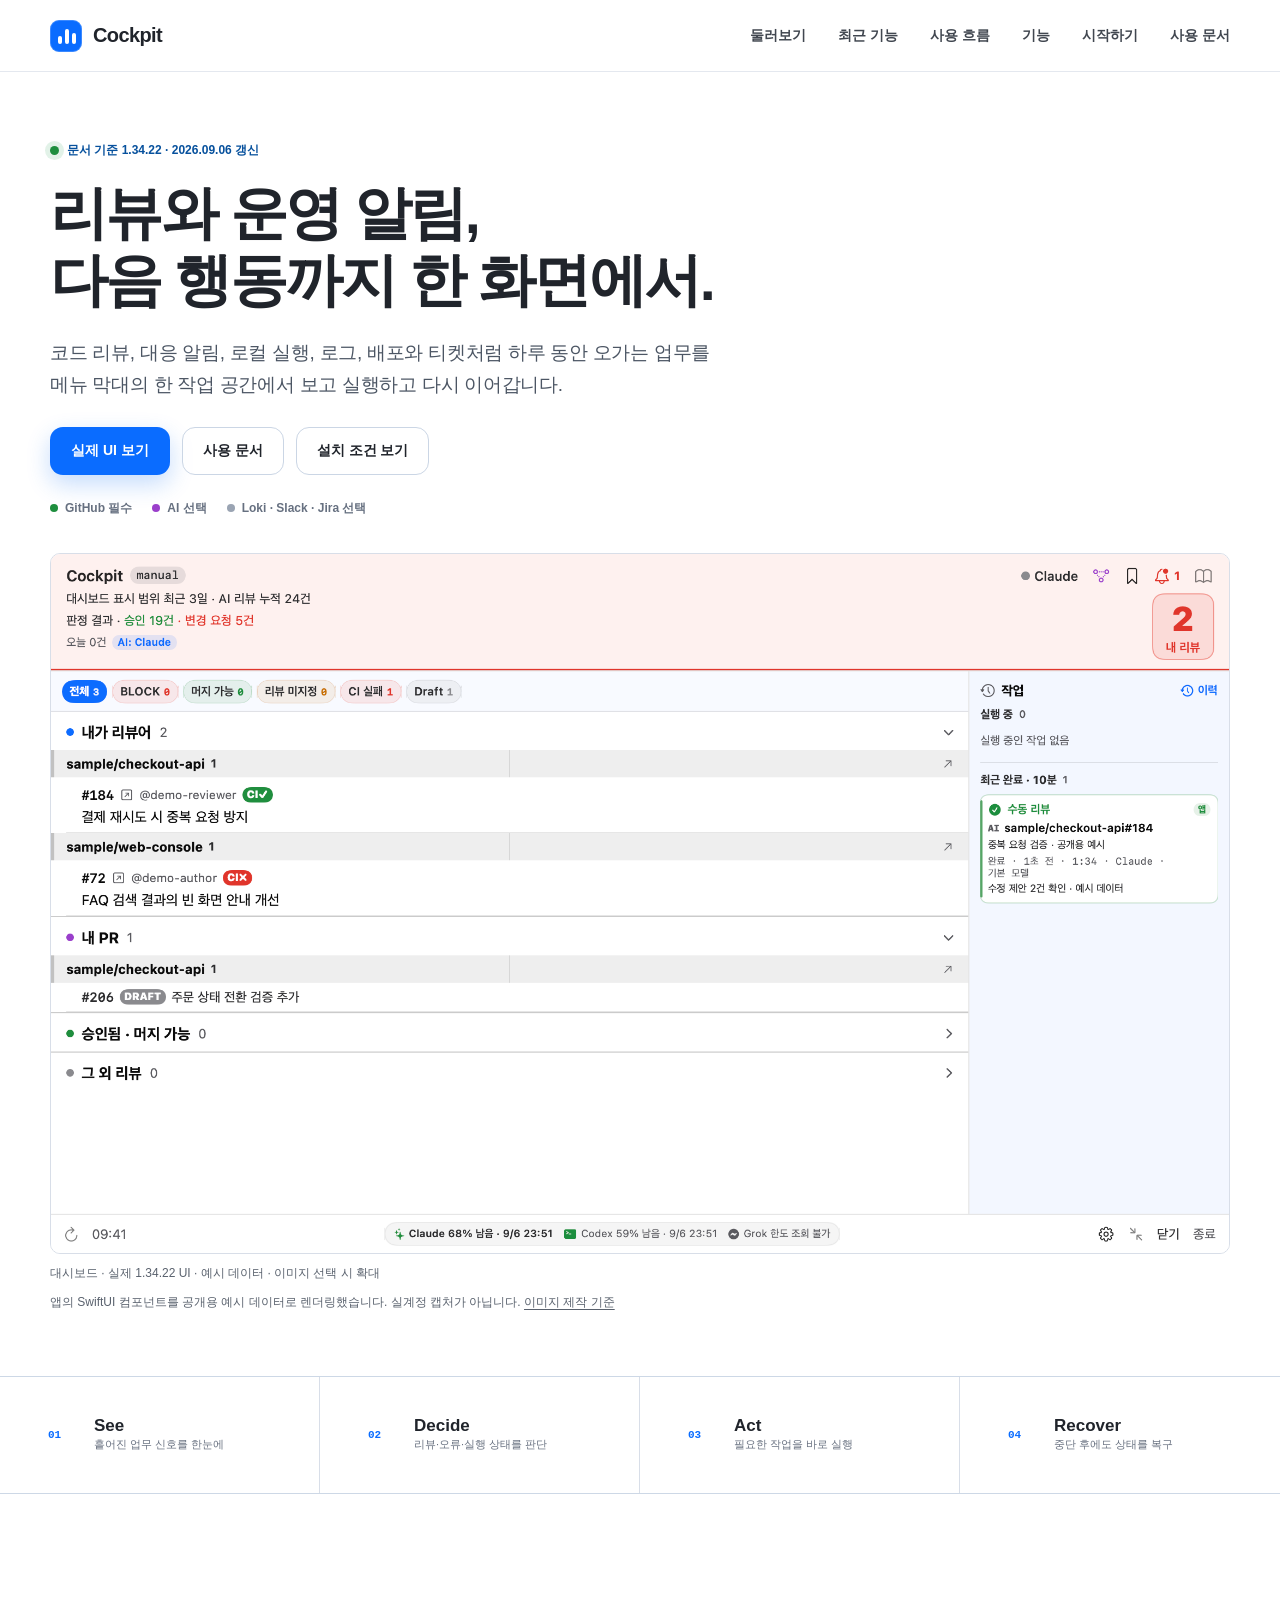
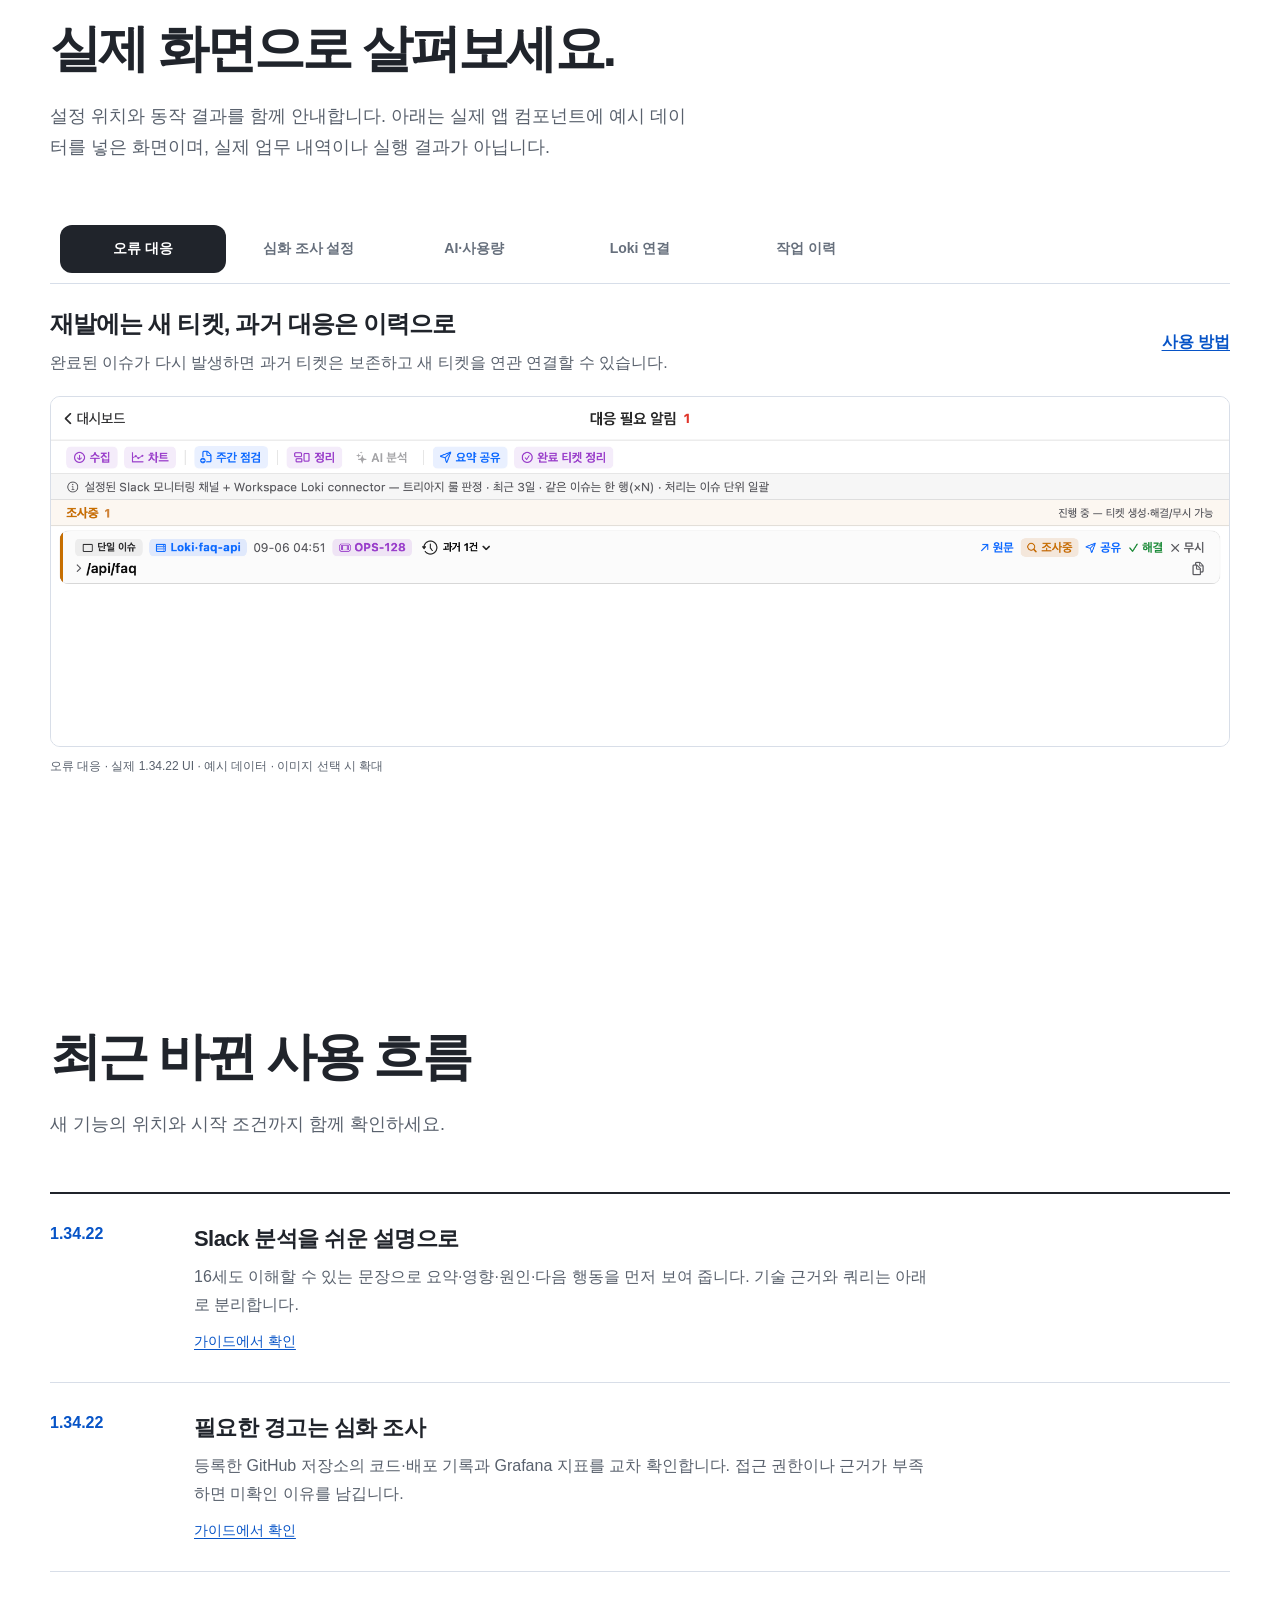
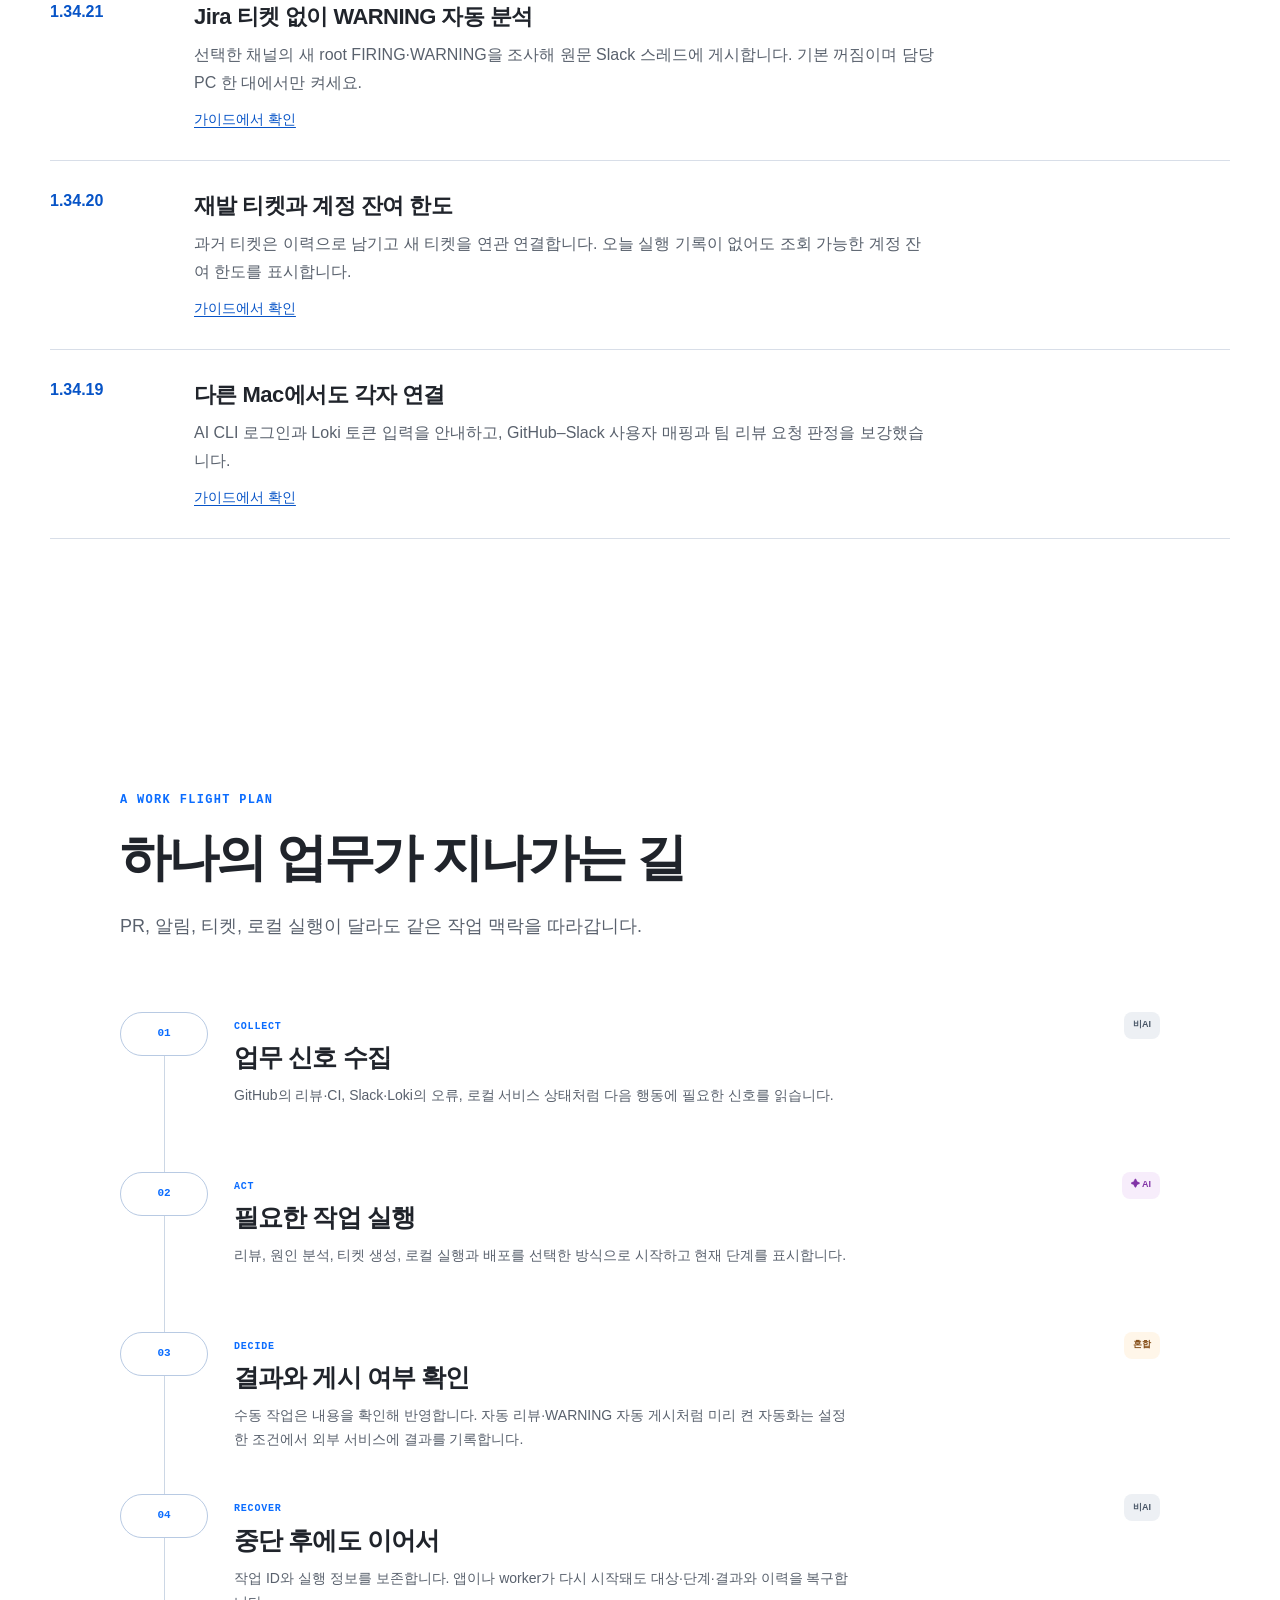
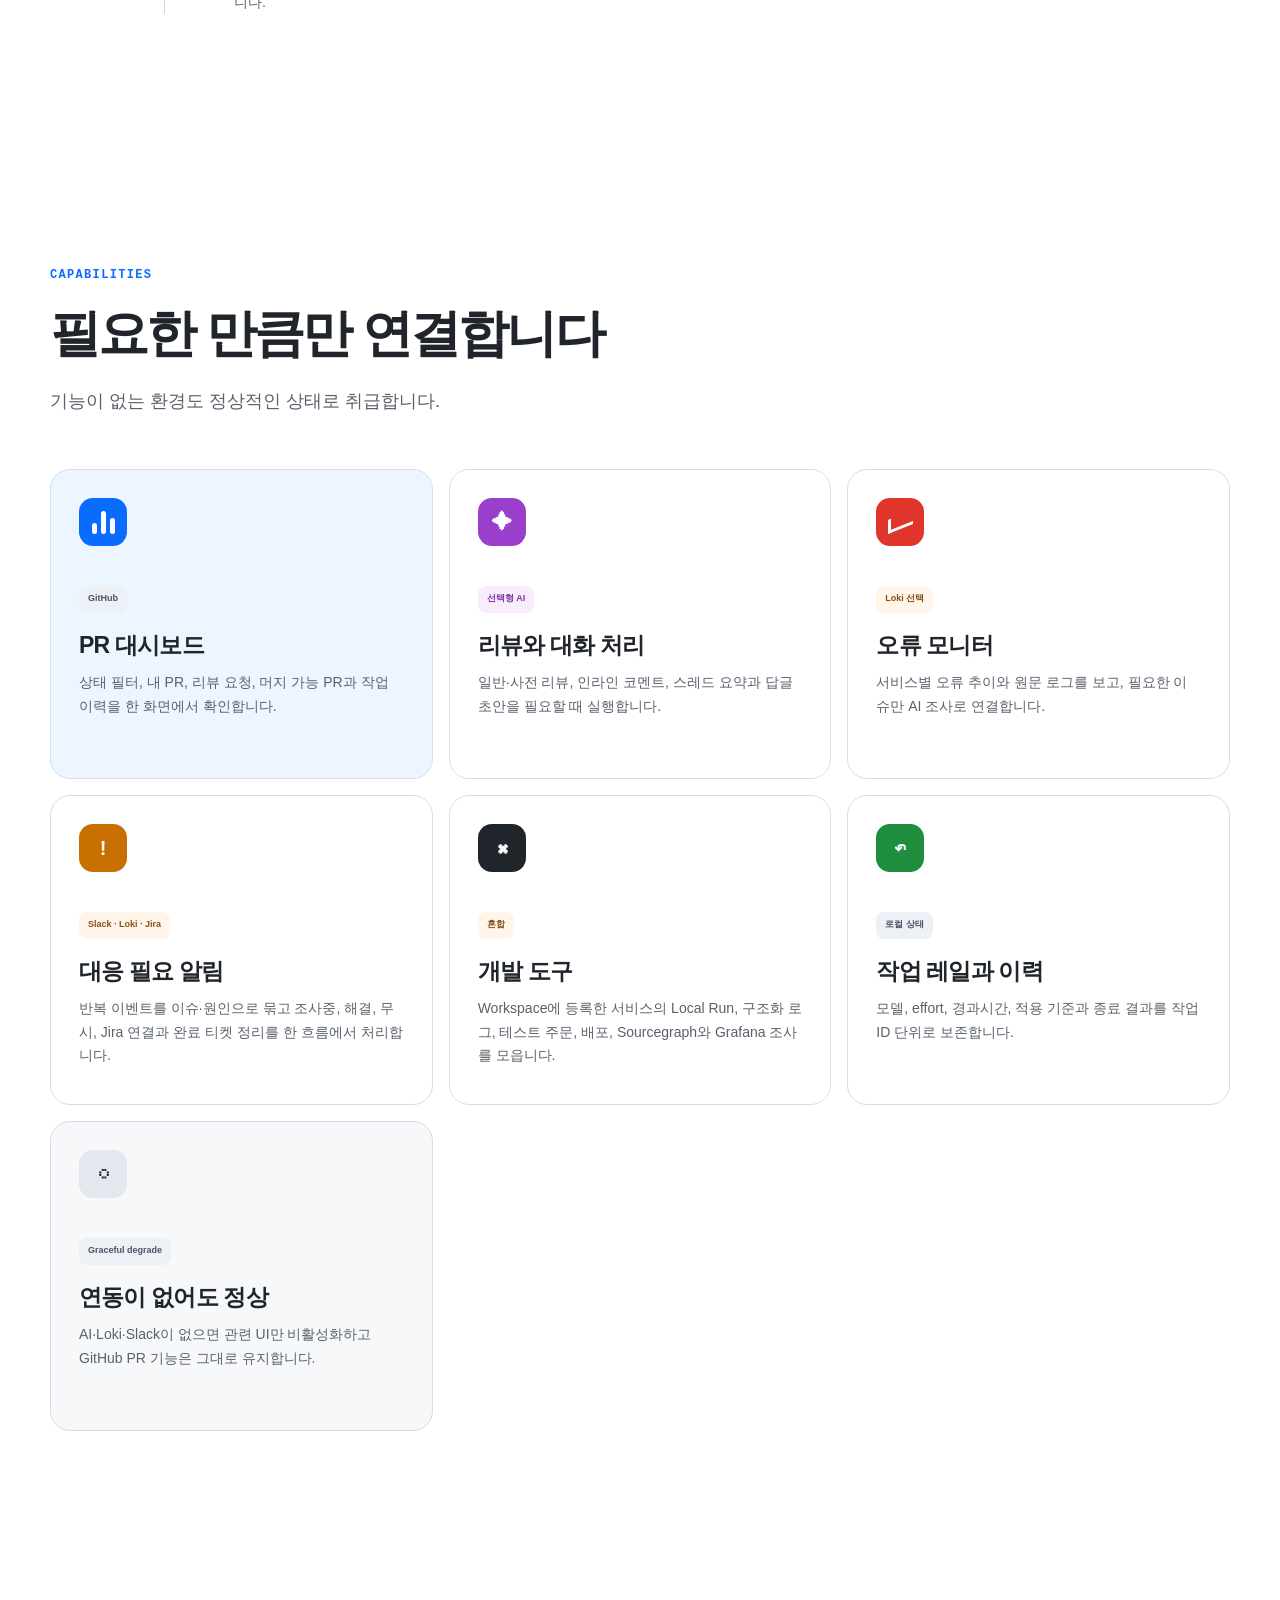
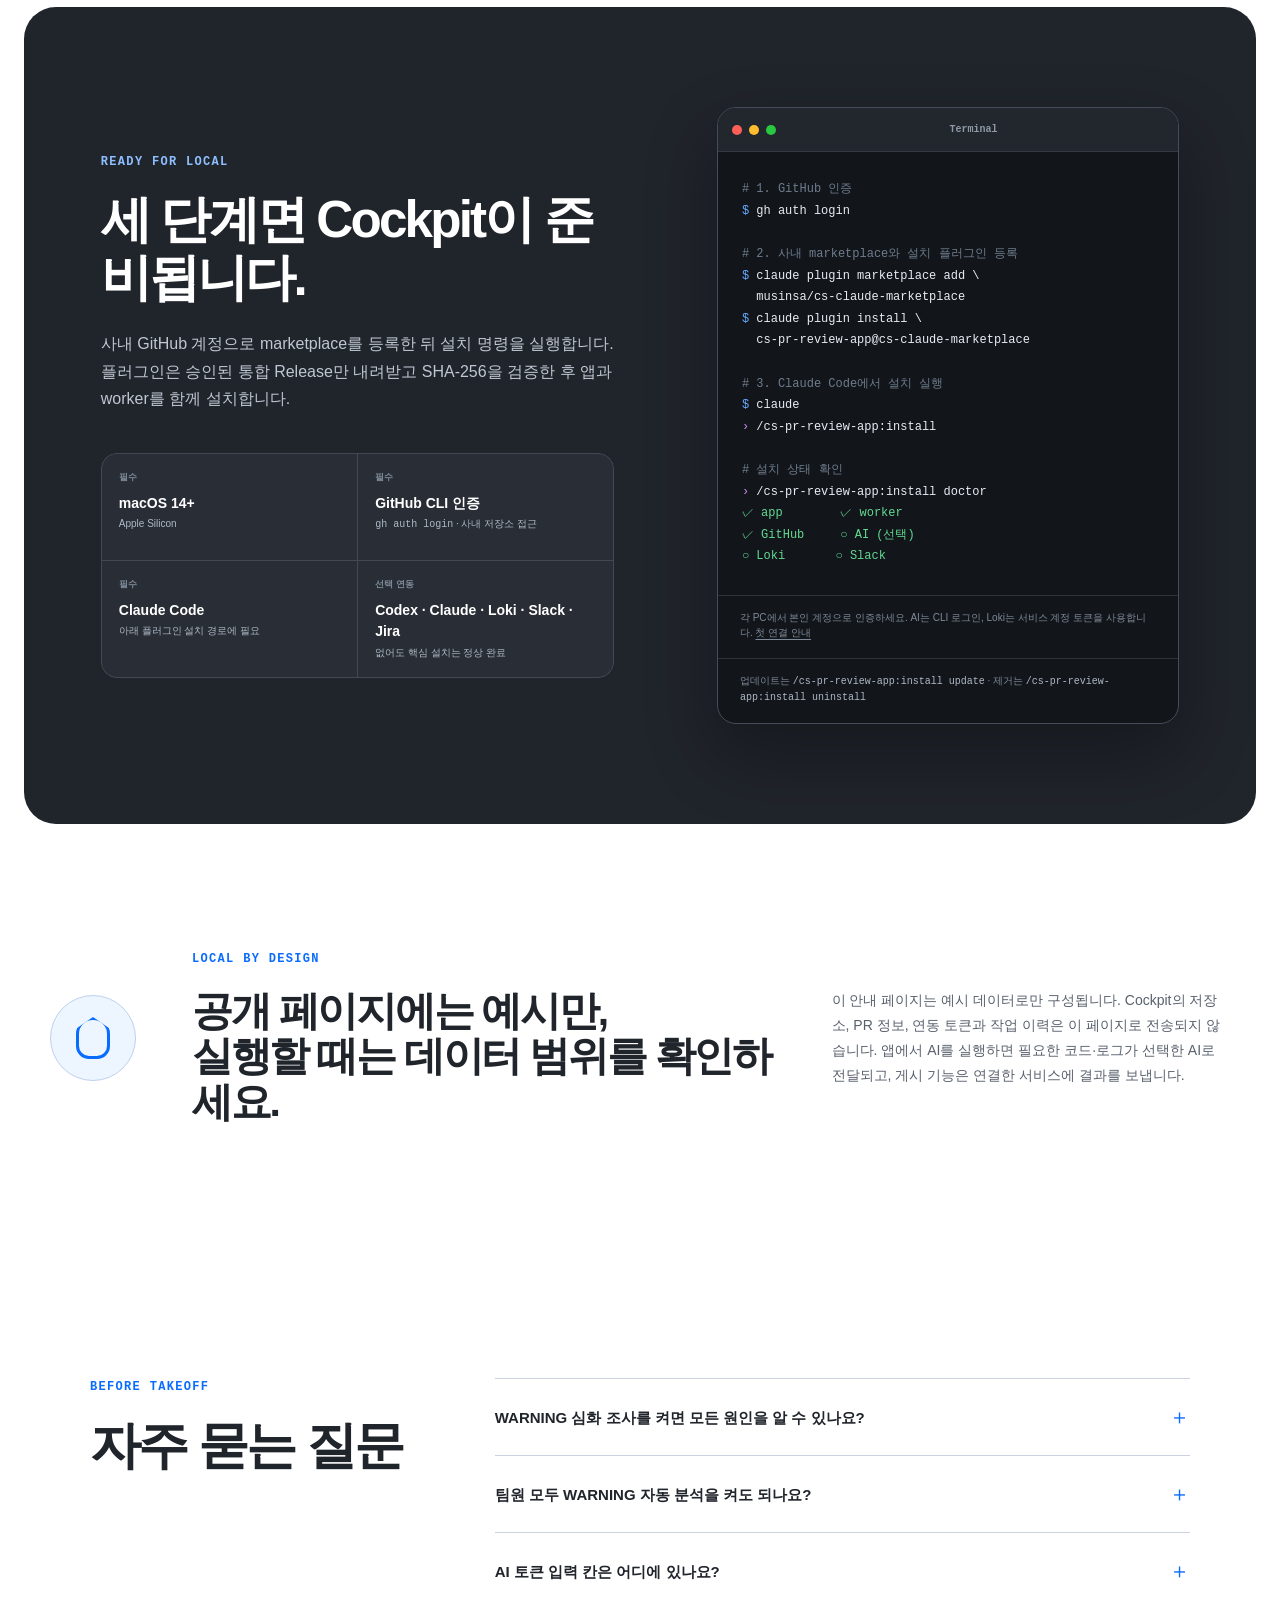
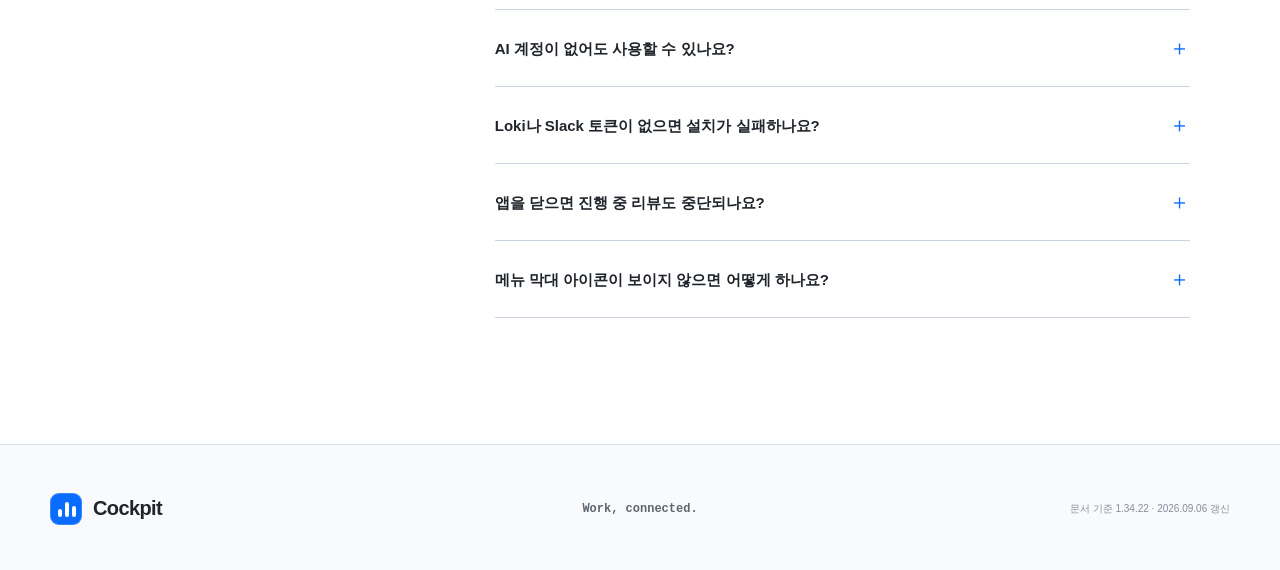
<file: site/index.html>
<!doctype html>
<html lang="ko">
<head>
  <meta charset="utf-8">
  <meta name="viewport" content="width=device-width, initial-scale=1">
  <meta name="description" content="Cockpit은 코드 리뷰, 대응 알림, 로컬 개발, 로그, 배포와 티켓 작업을 한 화면에 모으는 macOS 업무 공간입니다.">
  <meta name="theme-color" content="#0b6cf4">
  <meta name="referrer" content="no-referrer">
  <meta http-equiv="Content-Security-Policy" content="default-src 'self'; script-src 'self'; style-src 'self'; img-src 'self' data:; connect-src 'none'; object-src 'none'; base-uri 'self'; form-action 'none'">
  <meta property="og:type" content="website">
  <meta property="og:title" content="Cockpit — 내 회사 업무의 흐름이 한 화면에">
  <meta property="og:description" content="코드 리뷰부터 대응 알림, 로컬 개발, 로그, 배포와 티켓까지 이어지는 macOS 업무 공간.">
  <meta property="og:url" content="https://javarouka-musinsa.github.io/cockpit-pages/">
  <meta property="og:image" content="https://javarouka-musinsa.github.io/cockpit-pages/assets/social-card.png?v=guide-13422-nav1">
  <meta property="og:image:width" content="1200">
  <meta property="og:image:height" content="630">
  <title>Cockpit — 내 회사 업무의 흐름이 한 화면에</title>
  <link rel="canonical" href="https://javarouka-musinsa.github.io/cockpit-pages/">
  <!-- Keep the bundle revision in sync when public assets change so Pages never mixes releases. -->
  <link rel="icon" href="assets/cockpit-mark.svg?v=guide-13422-nav1" type="image/svg+xml">
  <link rel="stylesheet" href="assets/styles.css?v=guide-13422-nav1">
  <script src="assets/app.js?v=guide-13422-nav1" defer></script>
</head>
<body class="release-page">
  <a class="skip-link" href="#main">본문으로 건너뛰기</a>

  <header class="site-header" data-header>
    <a class="brand" href="#" aria-label="Cockpit 홈">
      <span class="brand-mark" aria-hidden="true">
        <span></span><span></span><span></span>
      </span>
      <span>Cockpit</span>
    </a>
    <button class="menu-button" type="button" aria-expanded="false" aria-controls="site-nav" data-menu>
      <span class="sr-only">메뉴 열기</span>
      <span></span><span></span>
    </button>
    <nav class="site-nav" id="site-nav" aria-label="주요 메뉴" data-nav>
      <a href="#overview">둘러보기</a>
      <a href="#recent">최근 기능</a>
      <a href="#workflow">사용 흐름</a>
      <a href="#capabilities">기능</a>
      <a href="#setup">시작하기</a>
      <a href="guide/">사용 문서</a>
    </nav>
  </header>

  <main id="main">
    <section class="hero" aria-labelledby="hero-title">
      <div class="hero-copy">
        <p class="eyebrow"><span class="live-dot"></span> 문서 기준 1.34.22 · 2026.09.06 갱신</p>
        <h1 id="hero-title">리뷰와 운영 알림,<br>다음 행동까지 한 화면에서.</h1>
        <p class="hero-lead">
          코드 리뷰, 대응 알림, 로컬 실행, 로그, 배포와 티켓처럼 하루 동안 오가는 업무를
          메뉴 막대의 한 작업 공간에서 보고 실행하고 다시 이어갑니다.
        </p>
        <div class="hero-actions">
          <a class="button button-primary" href="#overview">실제 UI 보기</a>
          <a class="button button-quiet" href="guide/">사용 문서</a>
          <a class="button button-quiet" href="#setup">설치 조건 보기</a>
        </div>
        <ul class="integration-line" aria-label="연동 조건">
          <li><span class="signal signal-required"></span>GitHub 필수</li>
          <li><span class="signal signal-ai"></span>AI 선택</li>
          <li><span class="signal signal-optional"></span>Loki · Slack · Jira 선택</li>
        </ul>
      </div>

      <div class="hero-product native-hero">
<figure class="native-figure"><a href="assets/screens/dashboard.png" target="_blank" rel="noopener" aria-label="대시보드 원본 이미지, 새 탭에서 열기"><img src="assets/screens/dashboard.png" width="2160" height="1280" alt="실제 Cockpit 대시보드. 가상 저장소의 내 리뷰 요청과 본인 Draft PR, AI 잔여 한도를 표시합니다." fetchpriority="high"></a><figcaption>대시보드 · 실제 1.34.22 UI · 예시 데이터 · 이미지 선택 시 확대</figcaption></figure>
<p class="capture-method">앱의 SwiftUI 컴포넌트를 공개용 예시 데이터로 렌더링했습니다. 실계정 캡처가 아닙니다. <a href="guide/#images">이미지 제작 기준</a></p>
</div>
    </section>

    <section class="flight-strip" aria-label="Cockpit 핵심 흐름">
      <div><span>01</span><strong>See</strong><small>흩어진 업무 신호를 한눈에</small></div>
      <div><span>02</span><strong>Decide</strong><small>리뷰·오류·실행 상태를 판단</small></div>
      <div><span>03</span><strong>Act</strong><small>필요한 작업을 바로 실행</small></div>
      <div><span>04</span><strong>Recover</strong><small>중단 후에도 상태를 복구</small></div>
    </section>

    <section class="section native-tour" id="overview" aria-labelledby="overview-title">
<div class="section-heading compact"><h2 id="overview-title">실제 화면으로 살펴보세요.</h2><p>설정 위치와 동작 결과를 함께 안내합니다. 아래는 실제 앱 컴포넌트에 예시 데이터를 넣은 화면이며, 실제 업무 내역이나 실행 결과가 아닙니다.</p></div>
<div data-tour><div class="tour-tabs" role="tablist" aria-label="Cockpit UI 예시"><button role="tab" id="tab-alerts" aria-controls="tour-alerts" aria-selected="true" data-tab="alerts">오류 대응</button><button role="tab" id="tab-warning" aria-controls="tour-warning" aria-selected="false" data-tab="warning" tabindex="-1">심화 조사 설정</button><button role="tab" id="tab-ai" aria-controls="tour-ai" aria-selected="false" data-tab="ai" tabindex="-1">AI·사용량</button><button role="tab" id="tab-loki" aria-controls="tour-loki" aria-selected="false" data-tab="loki" tabindex="-1">Loki 연결</button><button role="tab" id="tab-history" aria-controls="tour-history" aria-selected="false" data-tab="history" tabindex="-1">작업 이력</button></div>
<article class="native-panel active" id="tour-alerts" role="tabpanel" aria-labelledby="tab-alerts" data-panel="alerts"><div class="native-description"><div><h3>재발에는 새 티켓, 과거 대응은 이력으로</h3><p>완료된 이슈가 다시 발생하면 과거 티켓은 보존하고 새 티켓을 연관 연결할 수 있습니다.</p></div><a href="guide/#recurrence">사용 방법</a></div><figure class="native-figure"><a href="assets/screens/alerts.png" target="_blank" rel="noopener" aria-label="오류 대응 원본 이미지, 새 탭에서 열기"><img src="assets/screens/alerts.png" width="2160" height="640" alt="가상의 FAQ 조회 지연 이슈와 새 OPS-128 티켓, 과거 티켓 1건의 이력 메뉴가 표시된 실제 오류 대응 UI." loading="lazy"></a><figcaption>오류 대응 · 실제 1.34.22 UI · 예시 데이터 · 이미지 선택 시 확대</figcaption></figure></article>
<article class="native-panel" id="tour-warning" role="tabpanel" aria-labelledby="tab-warning" data-panel="warning" hidden><div class="native-description"><div><h3>어디까지 조사할지는 직접 선택합니다</h3><p>WARNING 자동 분석과 심화 조사는 각각 기본 꺼짐입니다. 심화 모드도 운영 DB·캐시에 직접 접속하거나 변경하지 않습니다.</p></div><a href="guide/#deep">사용 방법</a></div><figure class="native-figure"><a href="assets/screens/warning-settings.png" target="_blank" rel="noopener" aria-label="심화 조사 설정 원본 이미지, 새 탭에서 열기"><img src="assets/screens/warning-settings.png" width="2160" height="1720" alt="오류 대응 설정의 WARNING 자동 분석·Slack 게시와 WARNING 심화 조사 옵션 및 데이터 전달·권한 안내." loading="lazy"></a><figcaption>심화 조사 설정 · 실제 1.34.22 UI · 예시 데이터 · 이미지 선택 시 확대</figcaption></figure></article>
<article class="native-panel" id="tour-ai" role="tabpanel" aria-labelledby="tab-ai" data-panel="ai" hidden><div class="native-description"><div><h3>오늘 실행 기록과 계정 잔여 한도는 다릅니다</h3><p>오늘 Cockpit을 사용하지 않아도 조회 가능한 계정 한도는 표시합니다. 조회할 수 없는 한도를 0%로 보여 주지 않습니다.</p></div><a href="guide/#usage">사용 방법</a></div><figure class="native-figure"><a href="assets/screens/ai-settings.png" target="_blank" rel="noopener" aria-label="AI·사용량 원본 이미지, 새 탭에서 열기"><img src="assets/screens/ai-settings.png" width="2160" height="1740" alt="AI 연동 설정. CLI 로그인 안내, AI 실행 토글, 예시 계정의 잔여 한도와 오늘 사용 기록." loading="lazy"></a><figcaption>AI·사용량 · 실제 1.34.22 UI · 예시 데이터 · 이미지 선택 시 확대</figcaption></figure></article>
<article class="native-panel" id="tour-loki" role="tabpanel" aria-labelledby="tab-loki" data-panel="loki" hidden><div class="native-description"><div><h3>Loki 토큰은 이 Mac에서 연결합니다</h3><p>Grafana 서비스 계정 토큰을 설정 화면에서 저장합니다. 토큰 없는 브라우저 수집과 API 연결은 서로 다른 상태입니다.</p></div><a href="guide/#loki">사용 방법</a></div><figure class="native-figure"><a href="assets/screens/loki-settings.png" target="_blank" rel="noopener" aria-label="Loki 연결 원본 이미지, 새 탭에서 열기"><img src="assets/screens/loki-settings.png" width="2160" height="1600" alt="Loki 연결 설정. grafana.example.com 예시 주소와 비어 있는 토큰 입력 영역. 실제 토큰은 사용하지 않았습니다." loading="lazy"></a><figcaption>Loki 연결 · 실제 1.34.22 UI · 예시 데이터 · 이미지 선택 시 확대</figcaption></figure></article>
<article class="native-panel" id="tour-history" role="tabpanel" aria-labelledby="tab-history" data-panel="history" hidden><div class="native-description"><div><h3>수신 이후 분석·게시가 끝났는지 확인합니다</h3><p>Slack 경고 수신만으로 분석 성공을 뜻하지 않습니다. 작업 이력에서 성공·실패·보류 이유와 실행 당시 AI 정보를 확인하세요.</p></div><a href="guide/#work">사용 방법</a></div><figure class="native-figure"><a href="assets/screens/history.png" target="_blank" rel="noopener" aria-label="작업 이력 원본 이미지, 새 탭에서 열기"><img src="assets/screens/history.png" width="2160" height="840" alt="가상의 WARNING 자동 분석, 재발 티켓 생성, 수동 리뷰 완료 기록을 실제 작업 이력 UI로 표시합니다." loading="lazy"></a><figcaption>작업 이력 · 실제 1.34.22 UI · 예시 데이터 · 이미지 선택 시 확대</figcaption></figure></article>
</div></section>

    <section class="section release-updates" id="recent" aria-labelledby="recent-title"><div class="section-heading compact"><h2 id="recent-title">최근 바뀐 사용 흐름</h2><p>새 기능의 위치와 시작 조건까지 함께 확인하세요.</p></div><div class="change-list"><article><span>1.34.22</span><div><h3>Slack 분석을 쉬운 설명으로</h3><p>16세도 이해할 수 있는 문장으로 요약·영향·원인·다음 행동을 먼저 보여 줍니다. 기술 근거와 쿼리는 아래로 분리합니다.</p><a href="guide/#warning">가이드에서 확인</a></div></article>
<article><span>1.34.22</span><div><h3>필요한 경고는 심화 조사</h3><p>등록한 GitHub 저장소의 코드·배포 기록과 Grafana 지표를 교차 확인합니다. 접근 권한이나 근거가 부족하면 미확인 이유를 남깁니다.</p><a href="guide/#deep">가이드에서 확인</a></div></article>
<article><span>1.34.21</span><div><h3>Jira 티켓 없이 WARNING 자동 분석</h3><p>선택한 채널의 새 root FIRING·WARNING을 조사해 원문 Slack 스레드에 게시합니다. 기본 꺼짐이며 담당 PC 한 대에서만 켜세요.</p><a href="guide/#warning">가이드에서 확인</a></div></article>
<article><span>1.34.20</span><div><h3>재발 티켓과 계정 잔여 한도</h3><p>과거 티켓은 이력으로 남기고 새 티켓을 연관 연결합니다. 오늘 실행 기록이 없어도 조회 가능한 계정 잔여 한도를 표시합니다.</p><a href="guide/#recurrence">가이드에서 확인</a></div></article>
<article><span>1.34.19</span><div><h3>다른 Mac에서도 각자 연결</h3><p>AI CLI 로그인과 Loki 토큰 입력을 안내하고, GitHub–Slack 사용자 매핑과 팀 리뷰 요청 판정을 보강했습니다.</p><a href="guide/#connections">가이드에서 확인</a></div></article></div></section>

    <section class="section workflow-section" id="workflow" aria-labelledby="workflow-title">
      <div class="section-heading compact">
        <p class="eyebrow">A work flight plan</p>
        <h2 id="workflow-title">하나의 업무가 지나가는 길</h2>
        <p>PR, 알림, 티켓, 로컬 실행이 달라도 같은 작업 맥락을 따라갑니다.</p>
      </div>
      <ol class="workflow">
        <li>
          <span class="step-index">01</span>
          <div><small>Collect</small><h3>업무 신호 수집</h3><p>GitHub의 리뷰·CI, Slack·Loki의 오류, 로컬 서비스 상태처럼 다음 행동에 필요한 신호를 읽습니다.</p></div>
          <span class="step-badge no-ai">비AI</span>
        </li>
        <li>
          <span class="step-index">02</span>
          <div><small>Act</small><h3>필요한 작업 실행</h3><p>리뷰, 원인 분석, 티켓 생성, 로컬 실행과 배포를 선택한 방식으로 시작하고 현재 단계를 표시합니다.</p></div>
          <span class="step-badge ai">✦ AI</span>
        </li>
        <li>
          <span class="step-index">03</span>
          <div><small>Decide</small><h3>결과와 게시 여부 확인</h3><p>수동 작업은 내용을 확인해 반영합니다. 자동 리뷰·WARNING 자동 게시처럼 미리 켠 자동화는 설정한 조건에서 외부 서비스에 결과를 기록합니다.</p></div>
          <span class="step-badge mixed">혼합</span>
        </li>
        <li>
          <span class="step-index">04</span>
          <div><small>Recover</small><h3>중단 후에도 이어서</h3><p>작업 ID와 실행 정보를 보존합니다. 앱이나 worker가 다시 시작돼도 대상·단계·결과와 이력을 복구합니다.</p></div>
          <span class="step-badge no-ai">비AI</span>
        </li>
      </ol>
    </section>

    <section class="section capabilities-section" id="capabilities" aria-labelledby="capabilities-title">
      <div class="section-heading compact">
        <p class="eyebrow">Capabilities</p>
        <h2 id="capabilities-title">필요한 만큼만 연결합니다</h2>
        <p>기능이 없는 환경도 정상적인 상태로 취급합니다.</p>
      </div>
      <div class="capability-grid">
        <article class="capability-card primary-card">
          <div class="card-icon dashboard-icon" aria-hidden="true"><i></i><i></i><i></i></div>
          <span class="step-badge no-ai">GitHub</span>
          <h3>PR 대시보드</h3>
          <p>상태 필터, 내 PR, 리뷰 요청, 머지 가능 PR과 작업 이력을 한 화면에서 확인합니다.</p>
        </article>
        <article class="capability-card">
          <div class="card-icon review-icon" aria-hidden="true">✦</div>
          <span class="step-badge ai">선택형 AI</span>
          <h3>리뷰와 대화 처리</h3>
          <p>일반·사전 리뷰, 인라인 코멘트, 스레드 요약과 답글 초안을 필요할 때 실행합니다.</p>
        </article>
        <article class="capability-card">
          <div class="card-icon monitor-icon" aria-hidden="true"><i></i></div>
          <span class="step-badge mixed">Loki 선택</span>
          <h3>오류 모니터</h3>
          <p>서비스별 오류 추이와 원문 로그를 보고, 필요한 이슈만 AI 조사로 연결합니다.</p>
        </article>
        <article class="capability-card alert-card">
          <div class="card-icon alert-icon" aria-hidden="true">!</div>
          <span class="step-badge mixed">Slack · Loki · Jira</span>
          <h3>대응 필요 알림</h3>
          <p>반복 이벤트를 이슈·원인으로 묶고 조사중, 해결, 무시, Jira 연결과 완료 티켓 정리를 한 흐름에서 처리합니다.</p>
        </article>
        <article class="capability-card">
          <div class="card-icon tools-icon" aria-hidden="true">⌘</div>
          <span class="step-badge mixed">혼합</span>
          <h3>개발 도구</h3>
          <p>Workspace에 등록한 서비스의 Local Run, 구조화 로그, 테스트 주문, 배포, Sourcegraph와 Grafana 조사를 모읍니다.</p>
        </article>
        <article class="capability-card">
          <div class="card-icon history-icon" aria-hidden="true">↶</div>
          <span class="step-badge no-ai">로컬 상태</span>
          <h3>작업 레일과 이력</h3>
          <p>모델, effort, 경과시간, 적용 기준과 종료 결과를 작업 ID 단위로 보존합니다.</p>
        </article>
        <article class="capability-card quiet-card">
          <div class="card-icon shield-icon" aria-hidden="true">◌</div>
          <span class="step-badge no-ai">Graceful degrade</span>
          <h3>연동이 없어도 정상</h3>
          <p>AI·Loki·Slack이 없으면 관련 UI만 비활성화하고 GitHub PR 기능은 그대로 유지합니다.</p>
        </article>
      </div>
    </section>

    <section class="section setup-section" id="setup" aria-labelledby="setup-title">
      <div class="setup-copy">
        <p class="eyebrow light">Ready for local</p>
        <h2 id="setup-title">세 단계면 Cockpit이 준비됩니다.</h2>
        <p>
          사내 GitHub 계정으로 marketplace를 등록한 뒤 설치 명령을 실행합니다.
          플러그인은 승인된 통합 Release만 내려받고 SHA-256을 검증한 후 앱과 worker를 함께 설치합니다.
        </p>
        <div class="requirement-grid">
          <div><span>필수</span><strong>macOS 14+</strong><small>Apple Silicon</small></div>
          <div><span>필수</span><strong>GitHub CLI 인증</strong><small><code>gh auth login</code> · 사내 저장소 접근</small></div>
          <div><span>필수</span><strong>Claude Code</strong><small>아래 플러그인 설치 경로에 필요</small></div>
          <div><span>선택 연동</span><strong>Codex · Claude · Loki · Slack · Jira</strong><small>없어도 핵심 설치는 정상 완료</small></div>
        </div>
      </div>
      <div class="terminal-card" aria-label="Cockpit 설치 명령">
        <div class="terminal-top"><span></span><span></span><span></span><b>Terminal</b></div>
        <pre><code><span class="comment"># 1. GitHub 인증</span>
<span class="prompt">$</span> gh auth login

<span class="comment"># 2. 사내 marketplace와 설치 플러그인 등록</span>
<span class="prompt">$</span> claude plugin marketplace add \
  musinsa/cs-claude-marketplace
<span class="prompt">$</span> claude plugin install \
  cs-pr-review-app@cs-claude-marketplace

<span class="comment"># 3. Claude Code에서 설치 실행</span>
<span class="prompt">$</span> claude
<span class="claude-prompt">›</span> /cs-pr-review-app:install

<span class="comment"># 설치 상태 확인</span>
<span class="claude-prompt">›</span> /cs-pr-review-app:install doctor
<span class="success">✓ app        ✓ worker
✓ GitHub     ○ AI (선택)
○ Loki       ○ Slack</span></code></pre>
        <p>각 PC에서 본인 계정으로 인증하세요. AI는 CLI 로그인, Loki는 서비스 계정 토큰을 사용합니다. <a href="guide/#connections">첫 연결 안내</a></p><p>업데이트는 <code>/cs-pr-review-app:install update</code> · 제거는 <code>/cs-pr-review-app:install uninstall</code></p>
      </div>
    </section>

    <section class="section privacy-section" aria-labelledby="privacy-title">
      <div class="privacy-mark" aria-hidden="true"><span></span></div>
      <div>
        <p class="eyebrow">Local by design</p>
        <h2 id="privacy-title">공개 페이지에는 예시만,<br>실행할 때는 데이터 범위를 확인하세요.</h2>
      </div>
      <p>
        이 안내 페이지는 예시 데이터로만 구성됩니다. Cockpit의 저장소, PR 정보,
        연동 토큰과 작업 이력은 이 페이지로 전송되지 않습니다. 앱에서 AI를 실행하면 필요한 코드·로그가 선택한 AI로 전달되고, 게시 기능은 연결한 서비스에 결과를 보냅니다.
      </p>
    </section>

    <section class="section faq-section" aria-labelledby="faq-title">
      <div class="section-heading compact">
        <p class="eyebrow">Before takeoff</p>
        <h2 id="faq-title">자주 묻는 질문</h2>
      </div>
      <div class="faq-list">
<details><summary>WARNING 심화 조사를 켜면 모든 원인을 알 수 있나요?<span>＋</span></summary><p>아니요. 허용된 저장소와 Grafana에서 읽을 수 있는 근거만 확인합니다. 실제 DB·캐시에 직접 접속하지 않으며, 권한이나 근거가 없으면 미확인 이유를 남깁니다. <a href="guide/#deep">심화 조사 범위</a></p></details>
<details><summary>팀원 모두 WARNING 자동 분석을 켜도 되나요?<span>＋</span></summary><p>같은 채널은 담당 PC 한 대에서만 켜세요. 중복 방지는 로컬 PC 기준이므로 여러 PC가 각각 분석·게시할 수 있습니다.</p></details>
<details><summary>AI 토큰 입력 칸은 어디에 있나요?<span>＋</span></summary><p>AI는 Cockpit에 API 토큰을 저장하지 않고 각 사용자가 선택한 CLI의 로그인 계정을 사용합니다. 설정 → 연동 서비스 → AI의 안내를 확인하세요. WARNING 자동 조사는 현재 Claude를 사용합니다.</p></details>
        <details>
          <summary>AI 계정이 없어도 사용할 수 있나요?<span>＋</span></summary>
          <p>네. GitHub PR 조회, 상태 필터, 상세 확인 등 비AI 기능은 그대로 동작합니다. AI가 필요한 버튼은 비활성 상태와 이유를 표시합니다.</p>
        </details>
        <details>
          <summary>Loki나 Slack 토큰이 없으면 설치가 실패하나요?<span>＋</span></summary>
          <p>실패하지 않습니다. 두 연동은 선택 사항이며, 설정하지 않으면 해당 모니터링·알림 기능만 쉬어갑니다.</p>
        </details>
        <details>
          <summary>앱을 닫으면 진행 중 리뷰도 중단되나요?<span>＋</span></summary>
          <p>게시형 리뷰는 백그라운드 worker가 소유합니다. 앱을 닫았다 다시 열어도 진행 상태와 종료 결과를 다시 확인할 수 있습니다.</p>
        </details>
        <details>
          <summary>메뉴 막대 아이콘이 보이지 않으면 어떻게 하나요?<span>＋</span></summary>
          <p>Spotlight에서 Cockpit을 다시 열면 일반 창으로 접근할 수 있습니다. 메뉴 막대 공간이 부족하면 macOS가 항목을 숨길 수 있습니다.</p>
        </details>
      </div>
    </section>
  </main>

  <footer class="site-footer">
    <a class="brand footer-brand" href="#">
      <span class="brand-mark" aria-hidden="true"><span></span><span></span><span></span></span>
      <span>Cockpit</span>
    </a>
    <p>Work, connected.</p>
    <small>문서 기준 1.34.22 · 2026.09.06 갱신</small>
  </footer>
</body>
</html>
</file>
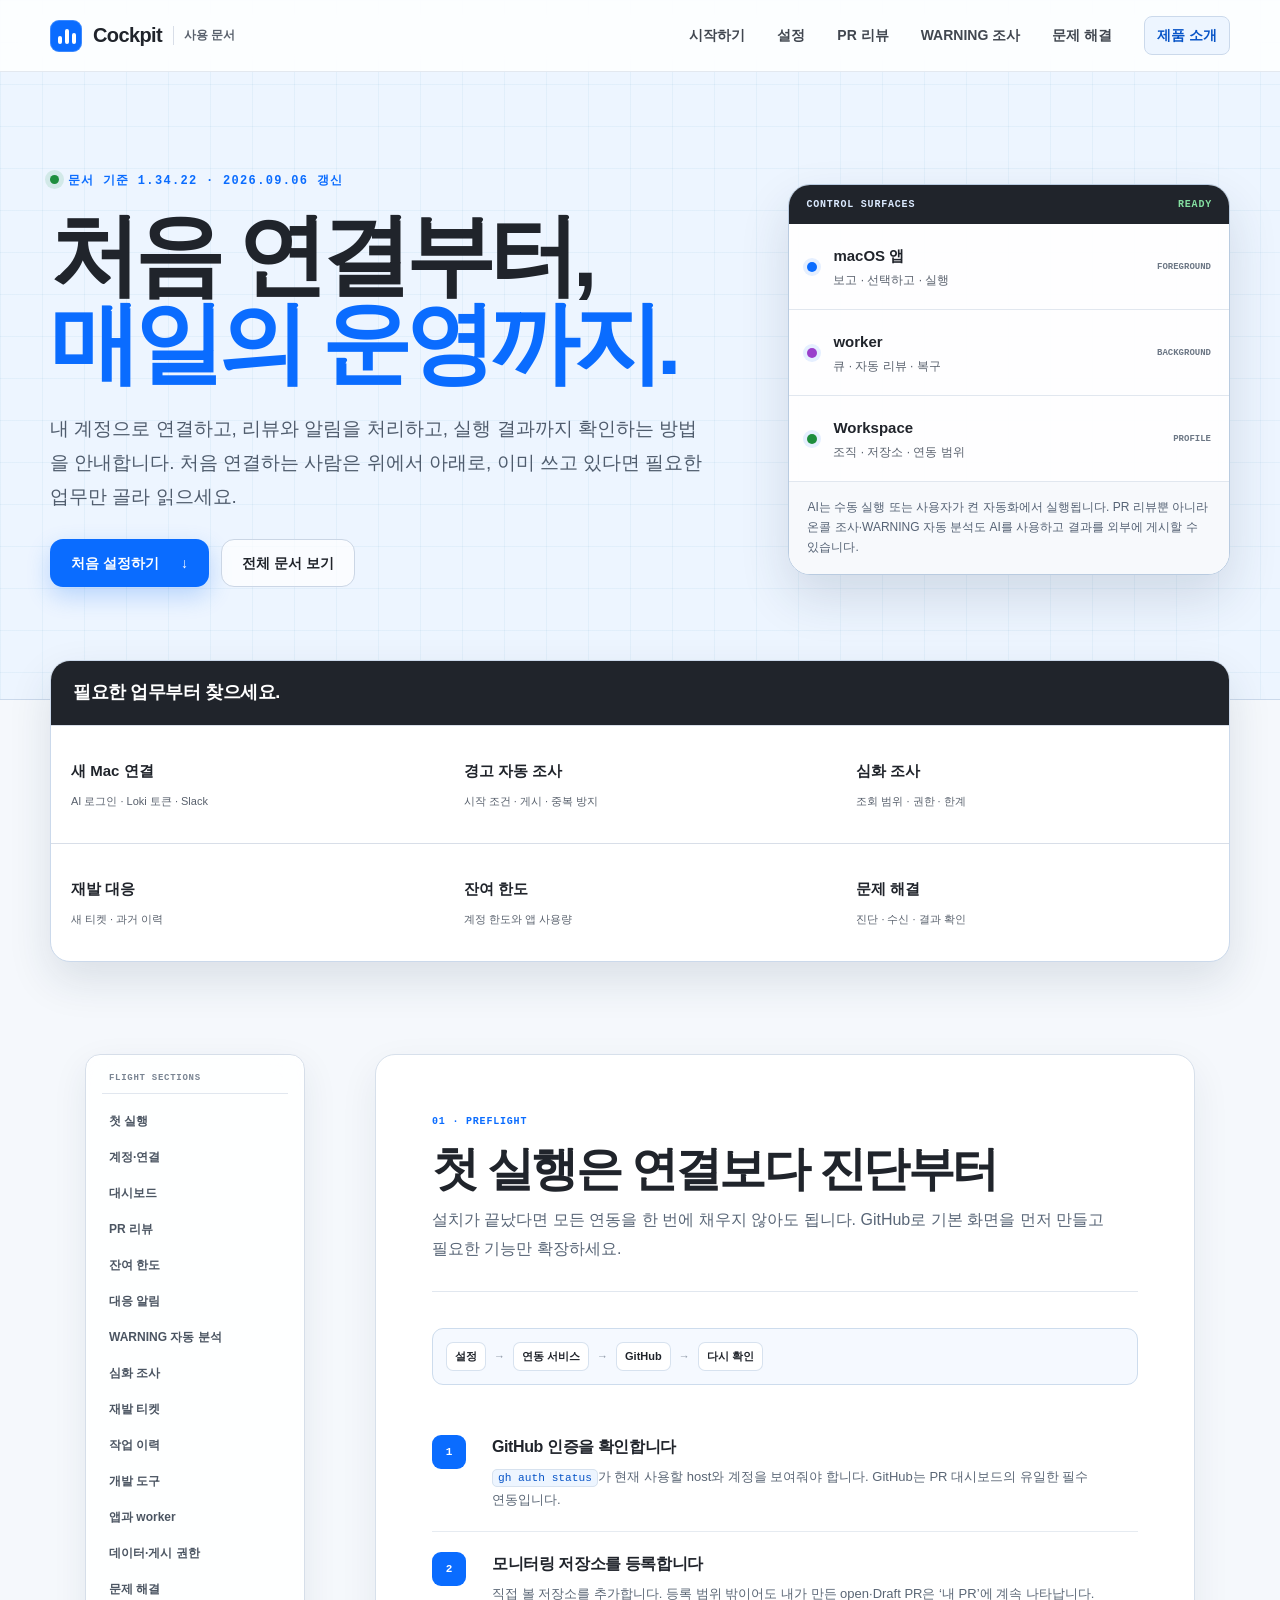
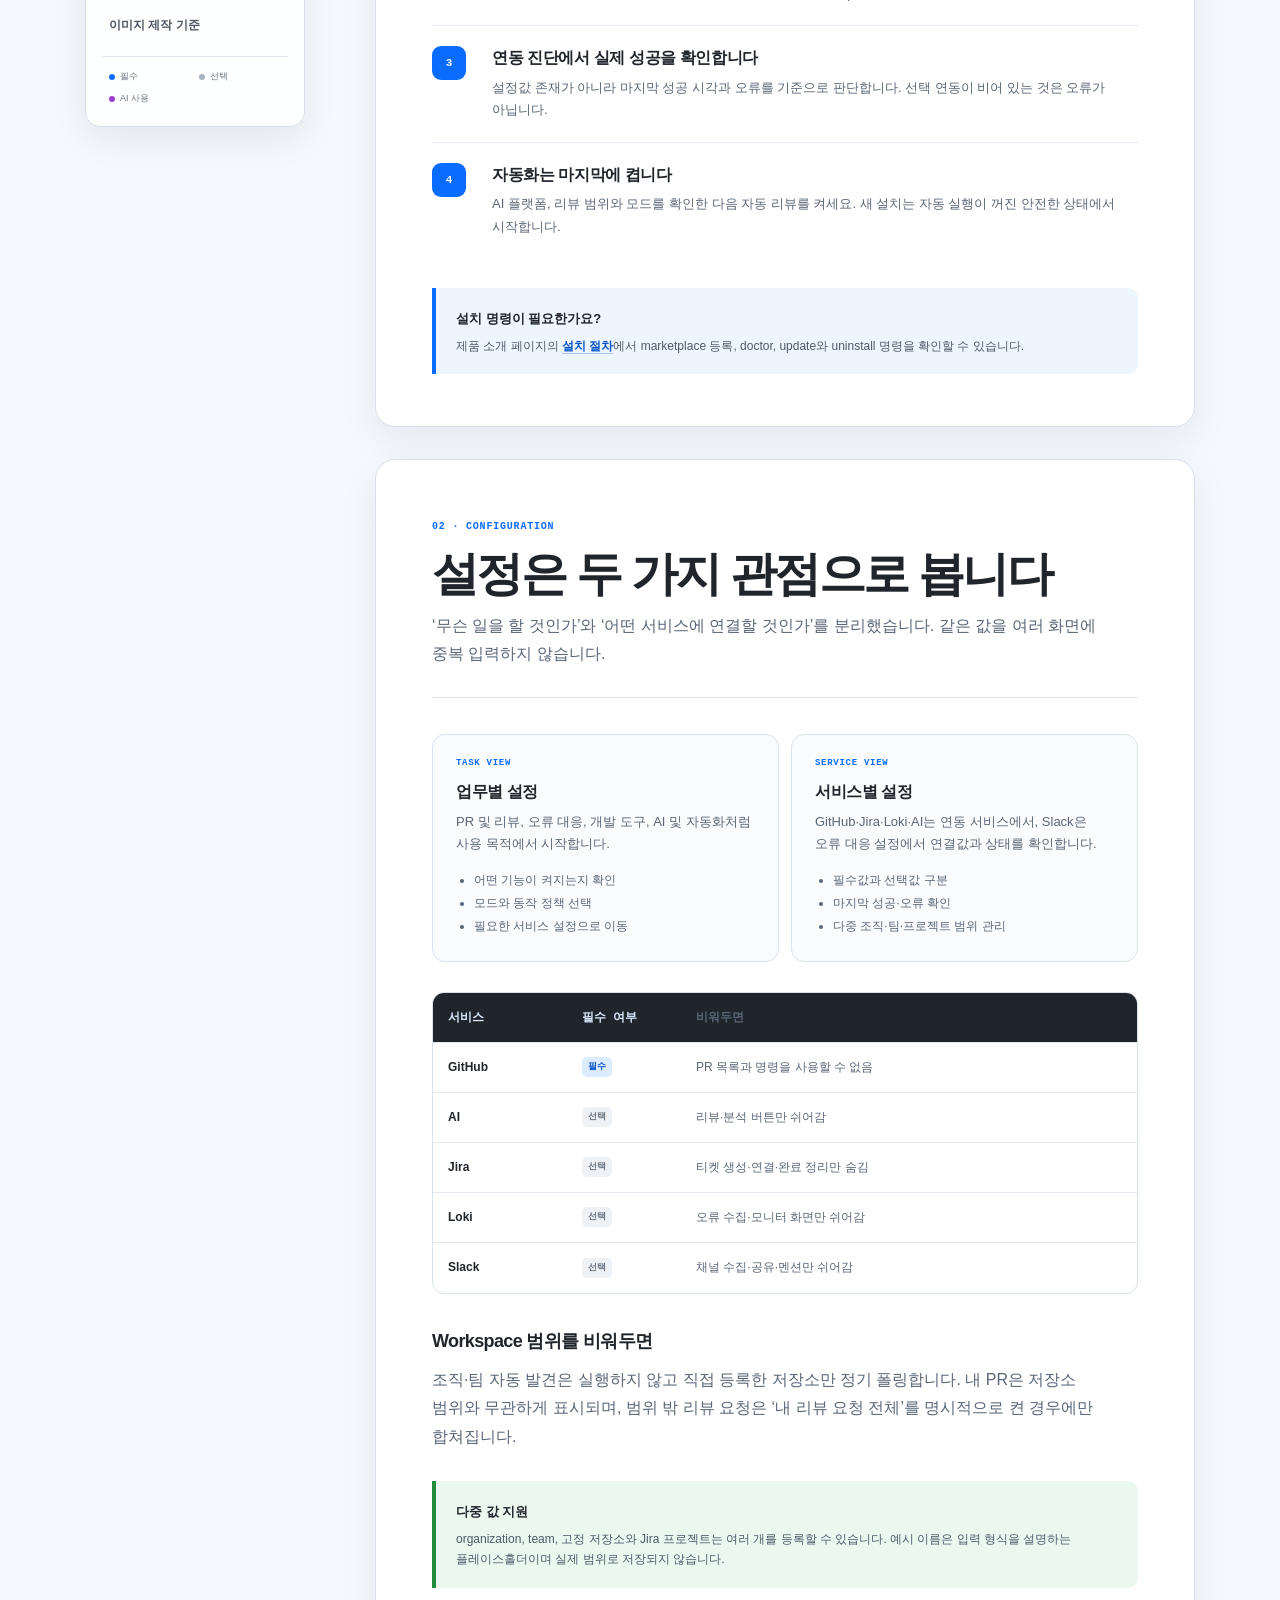
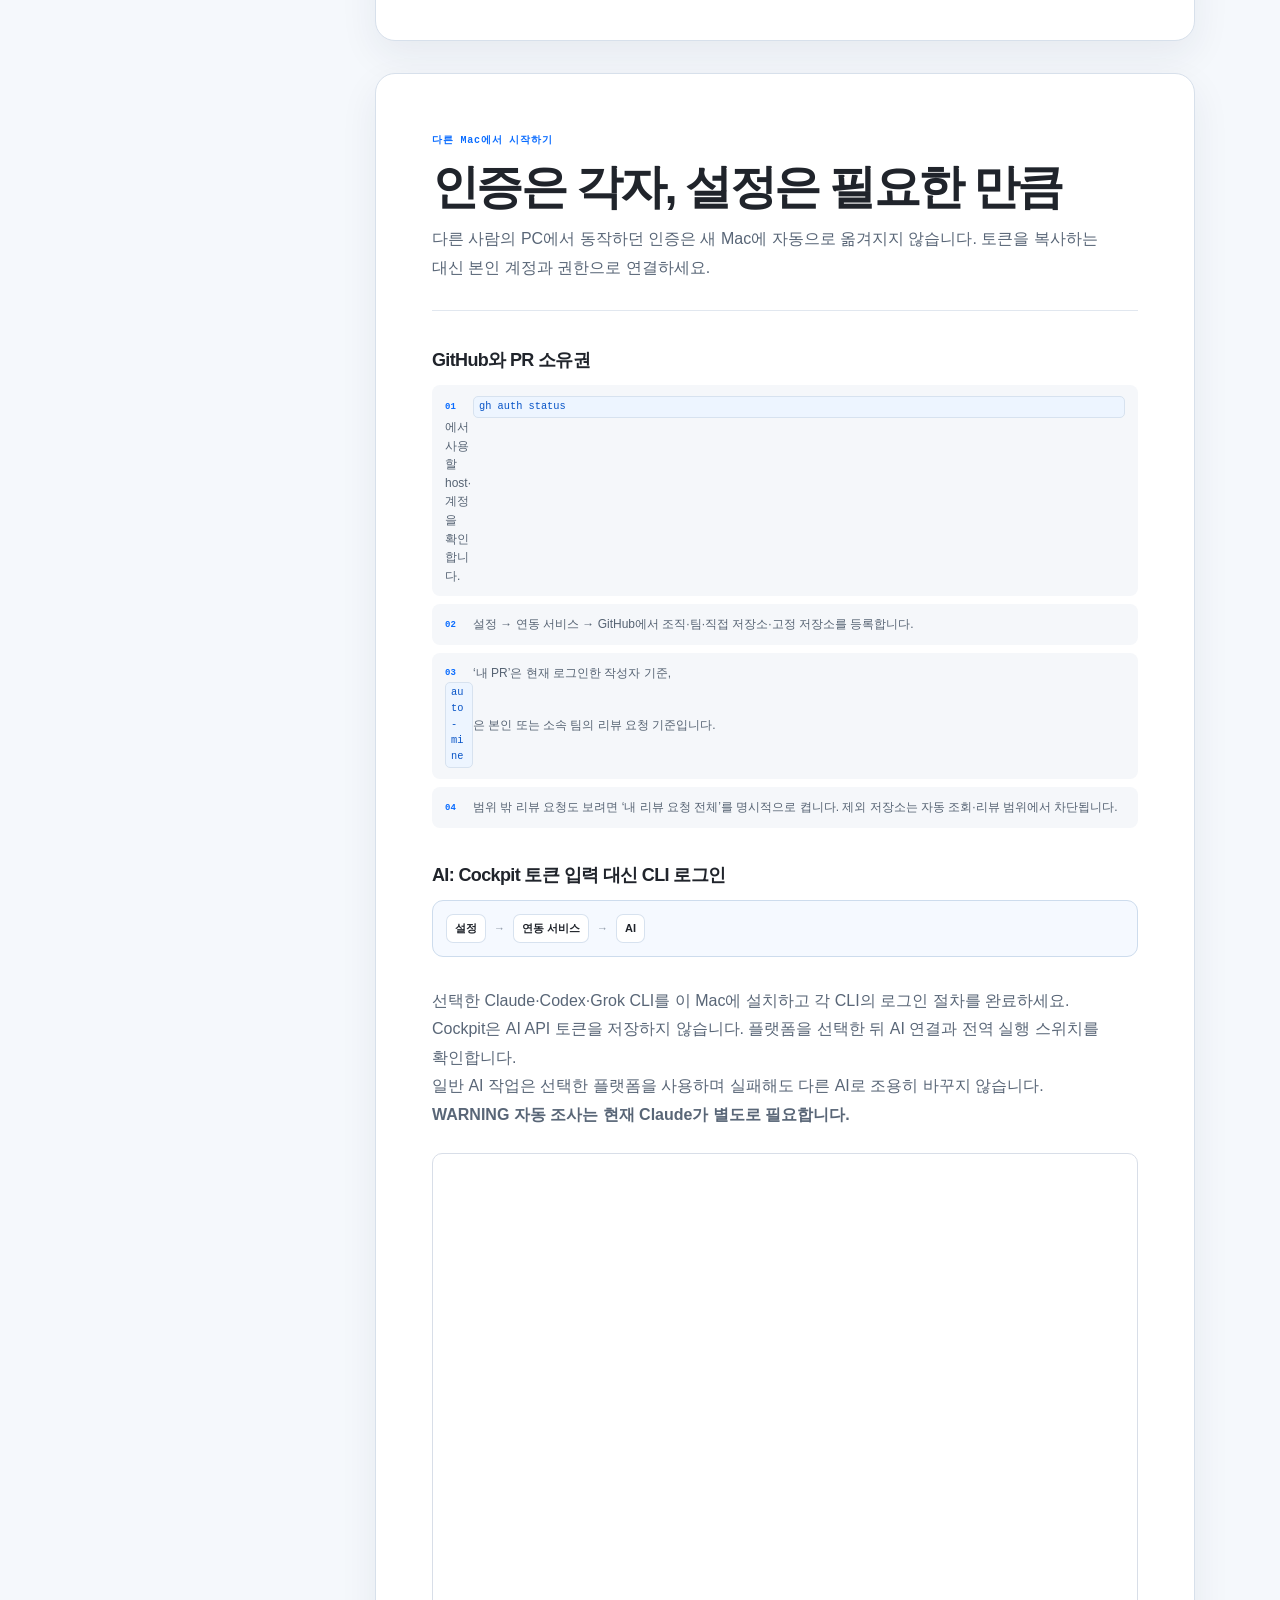
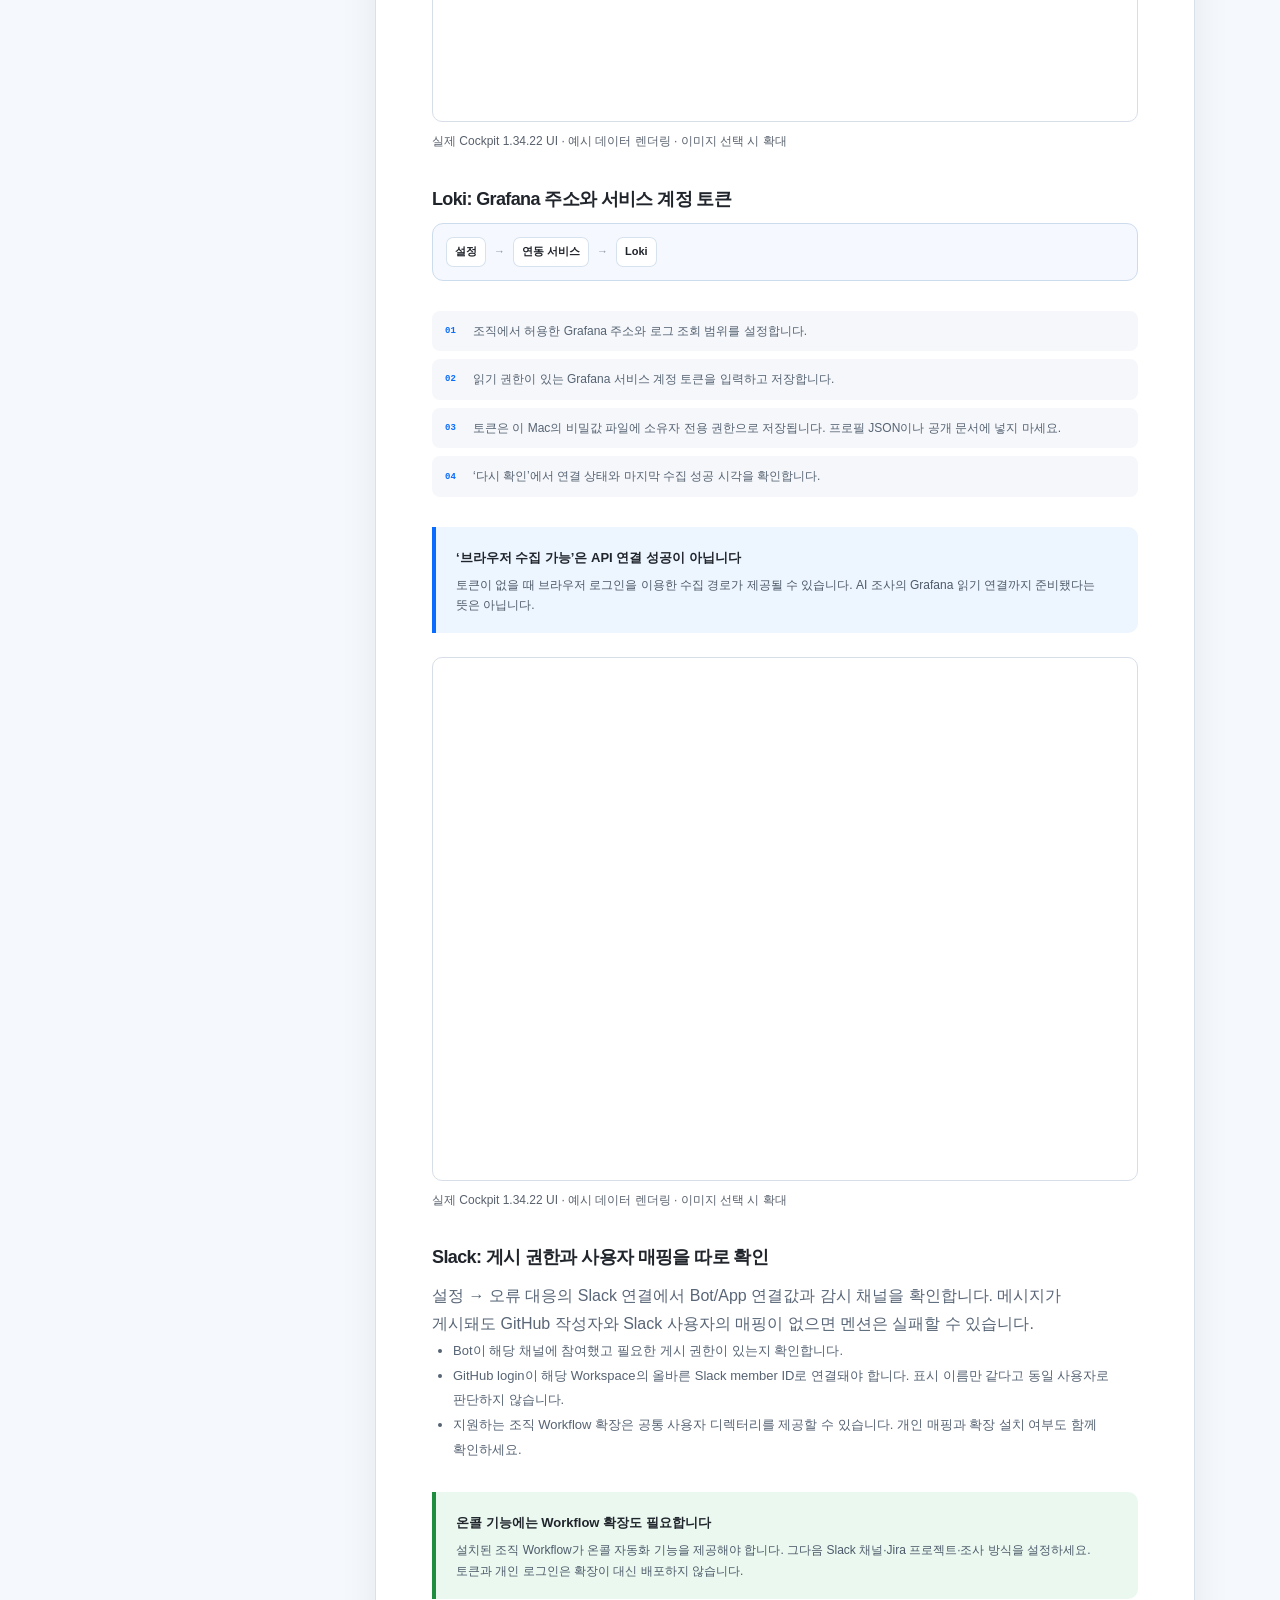
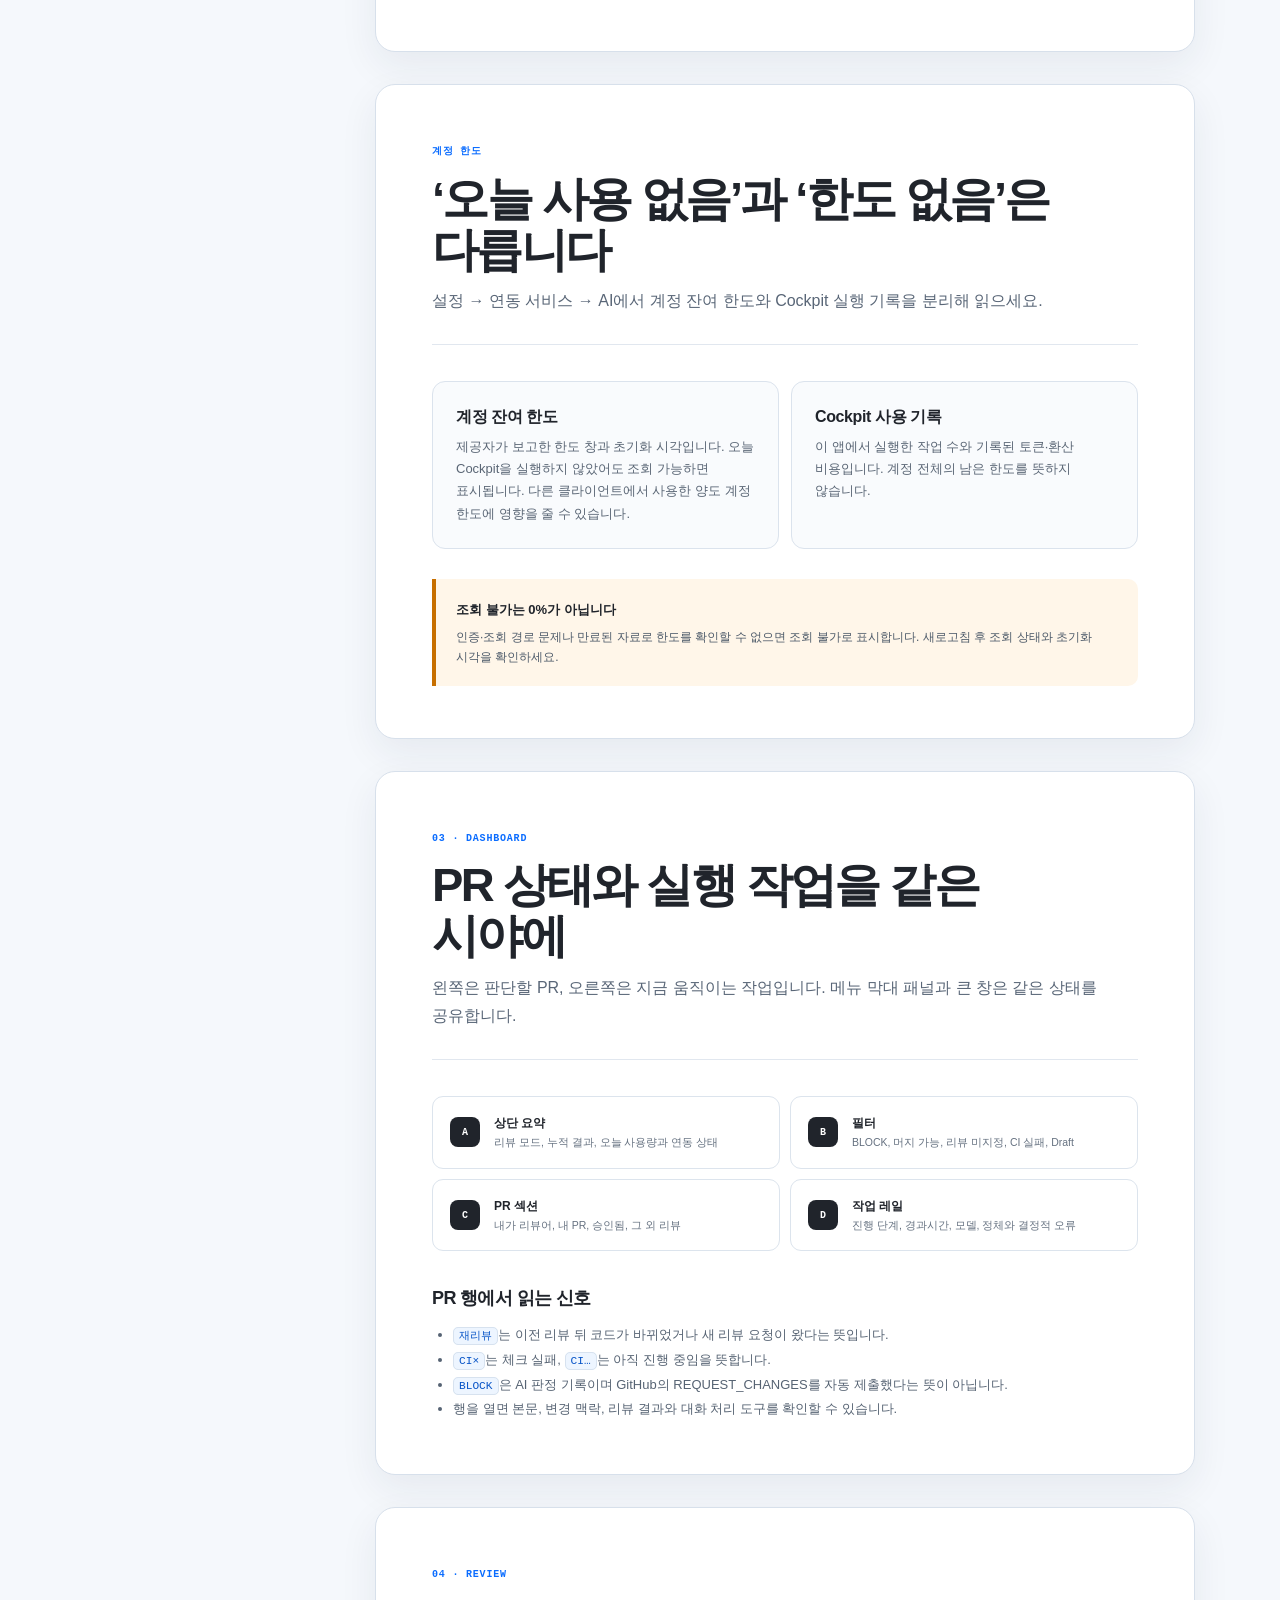
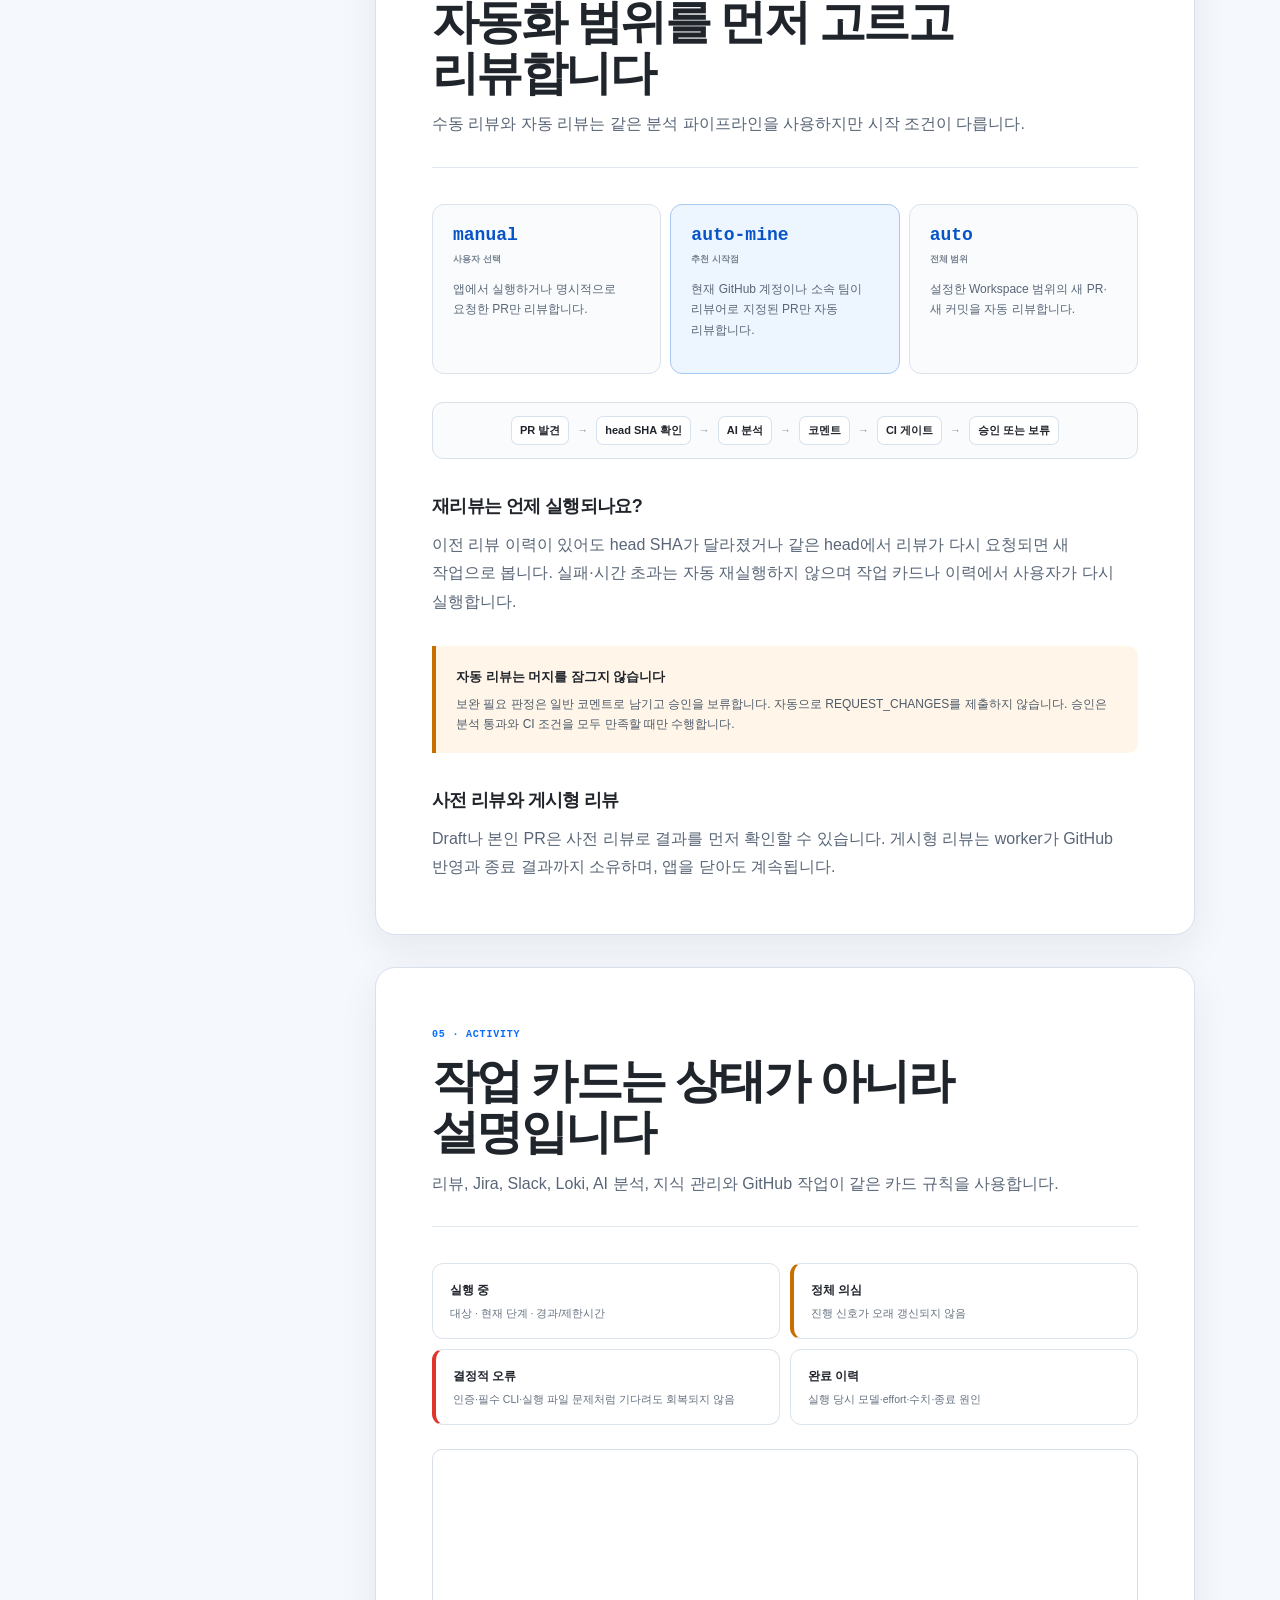
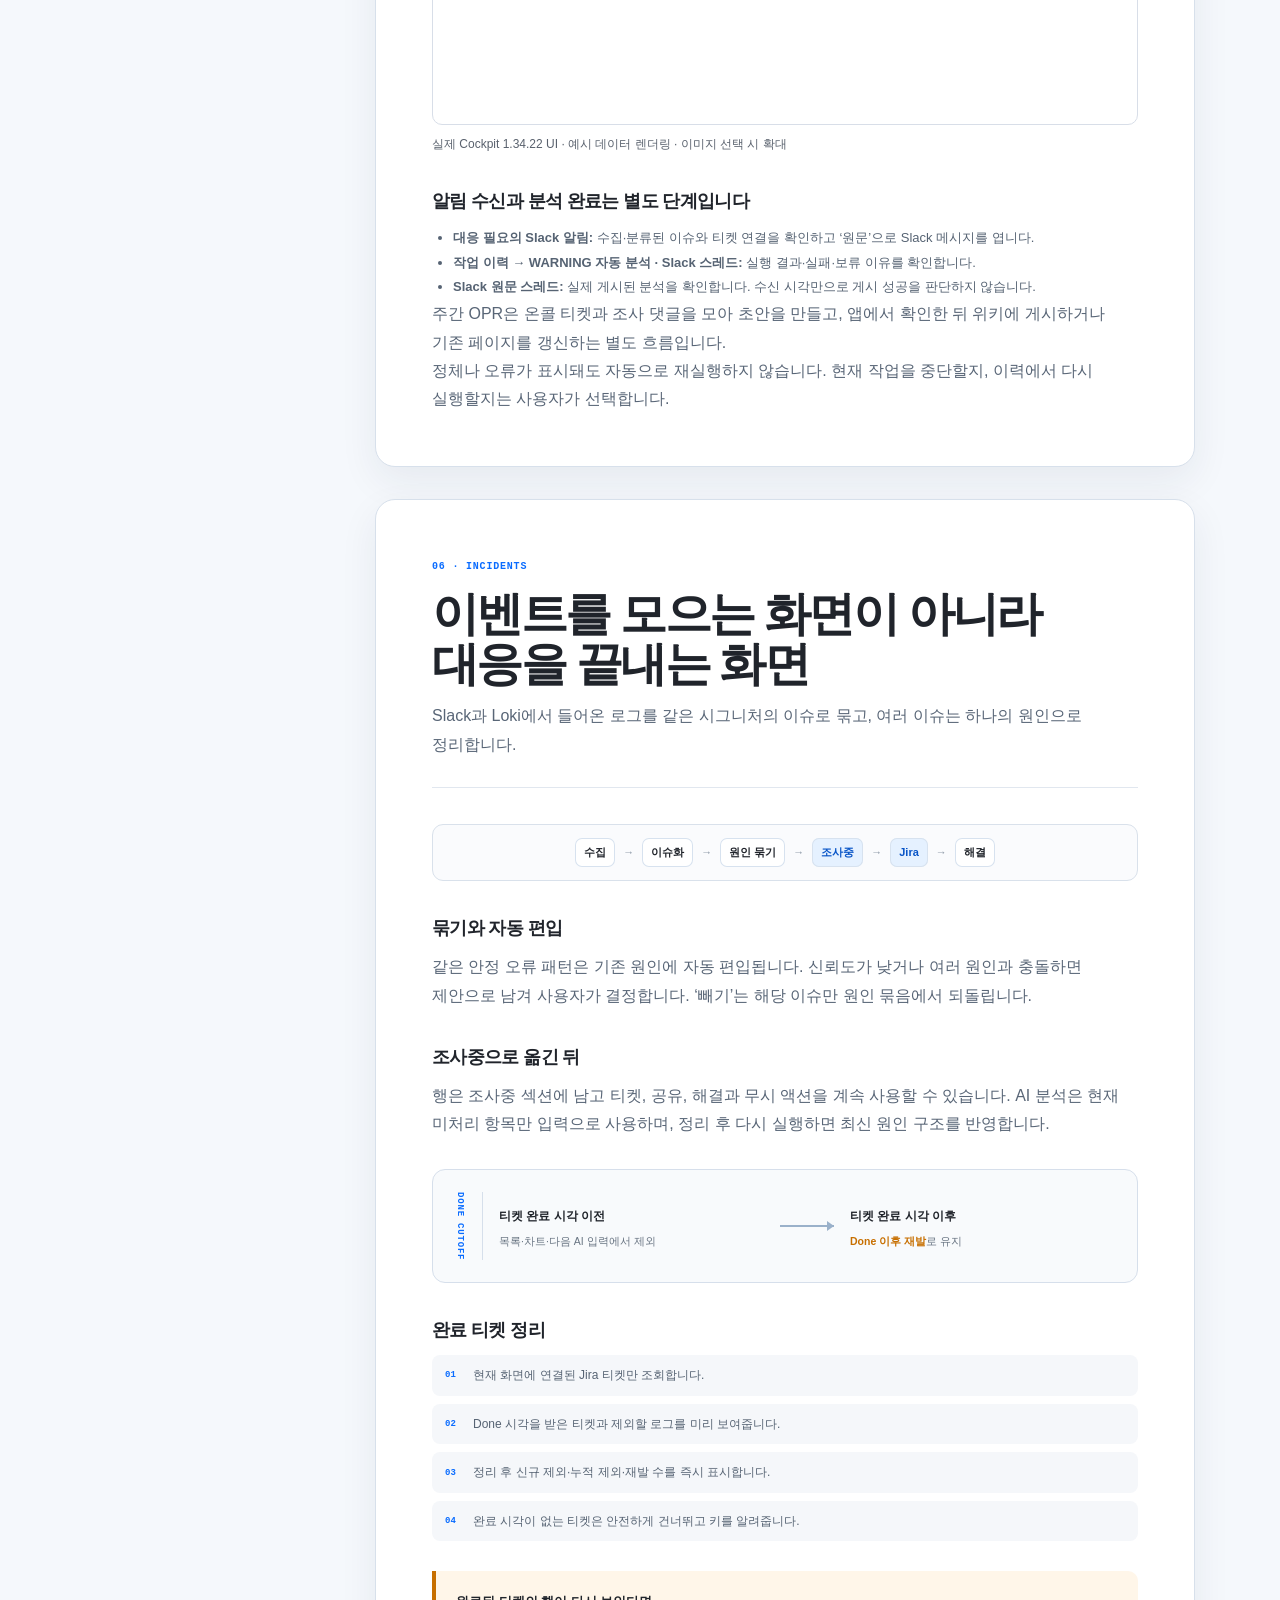
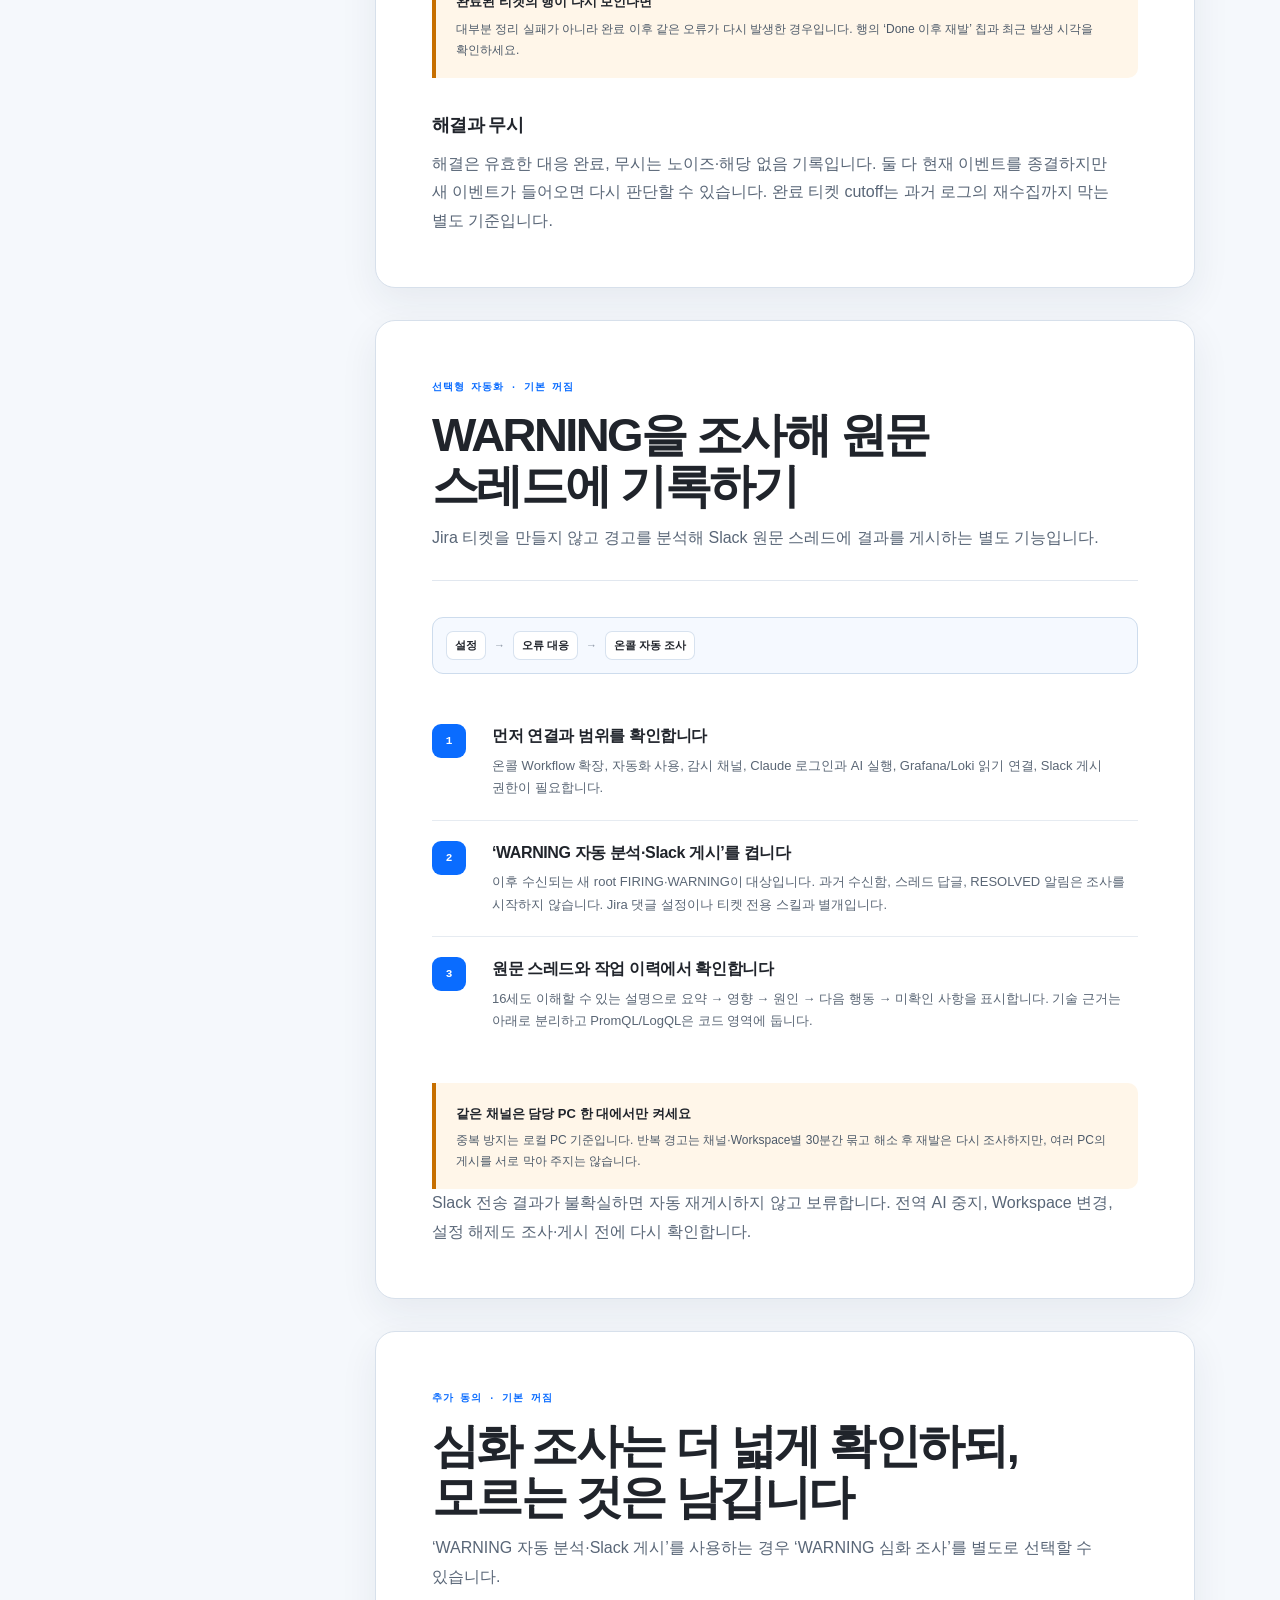
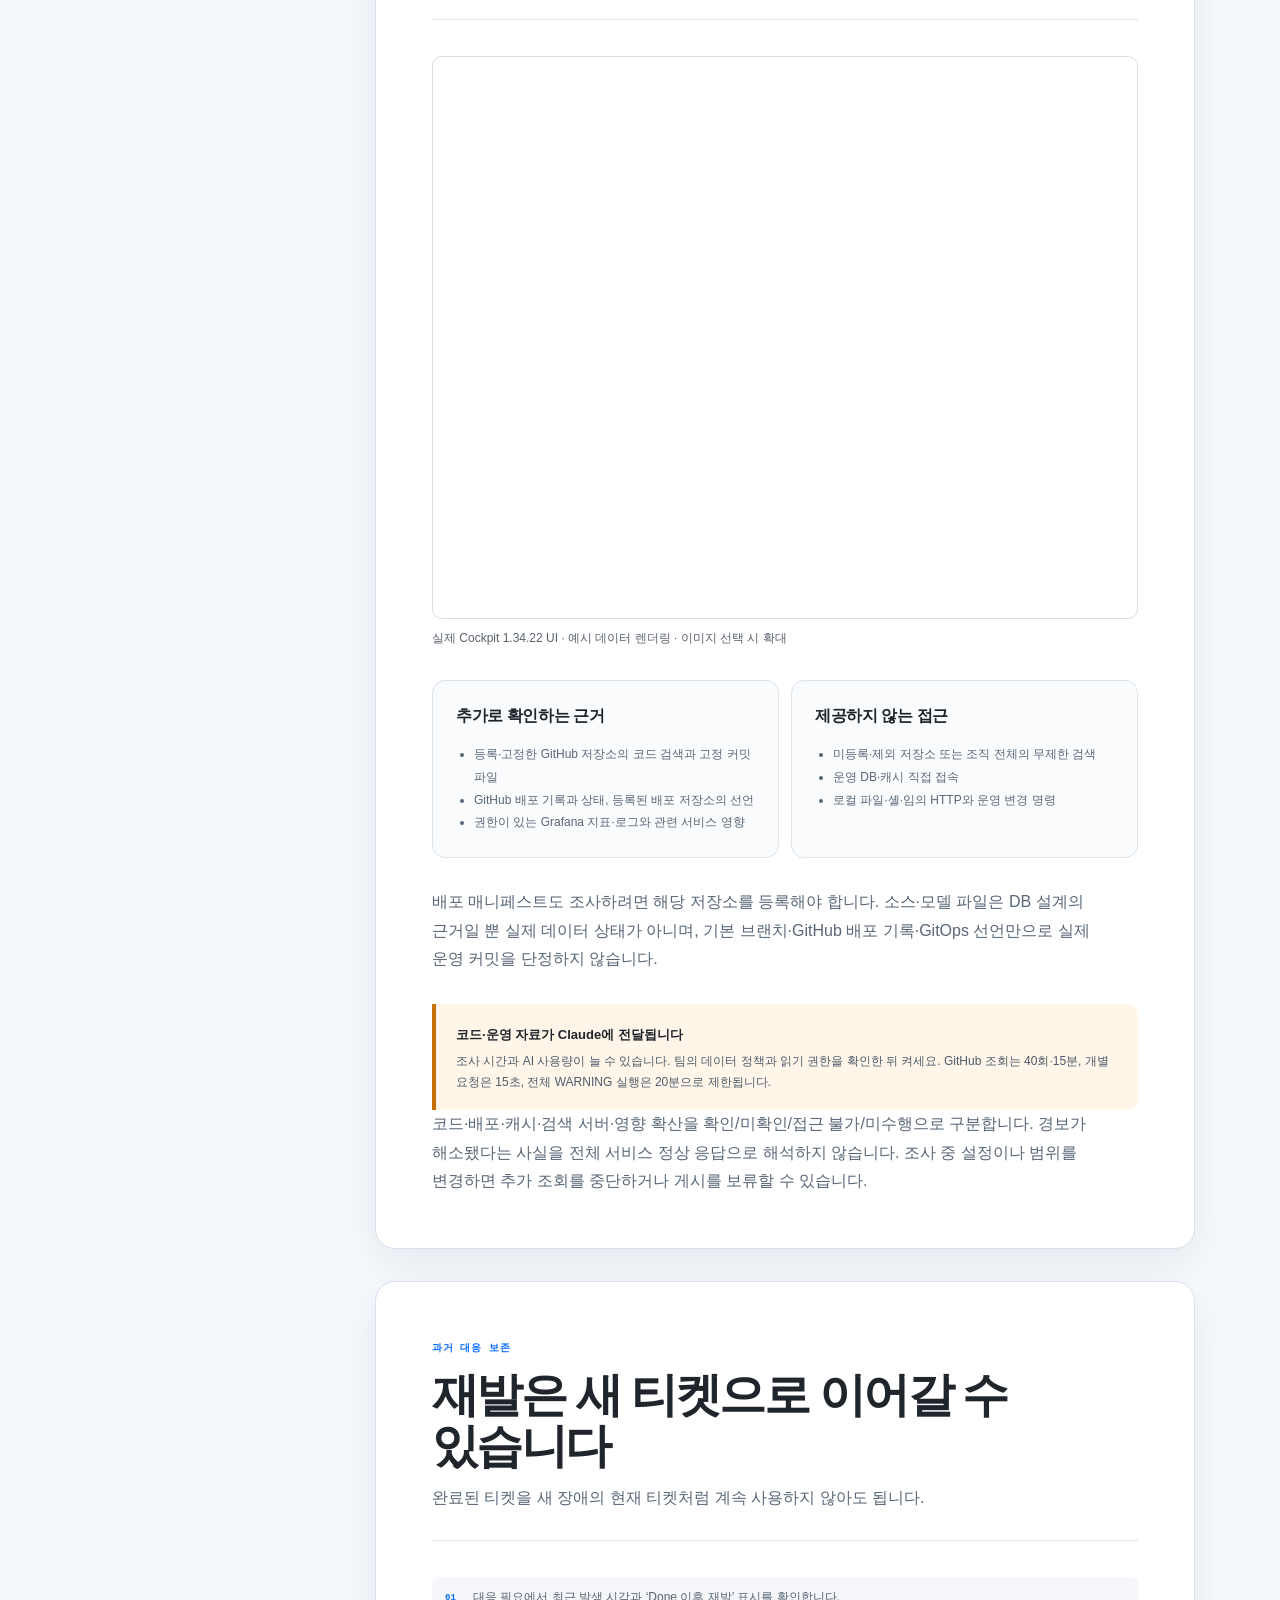
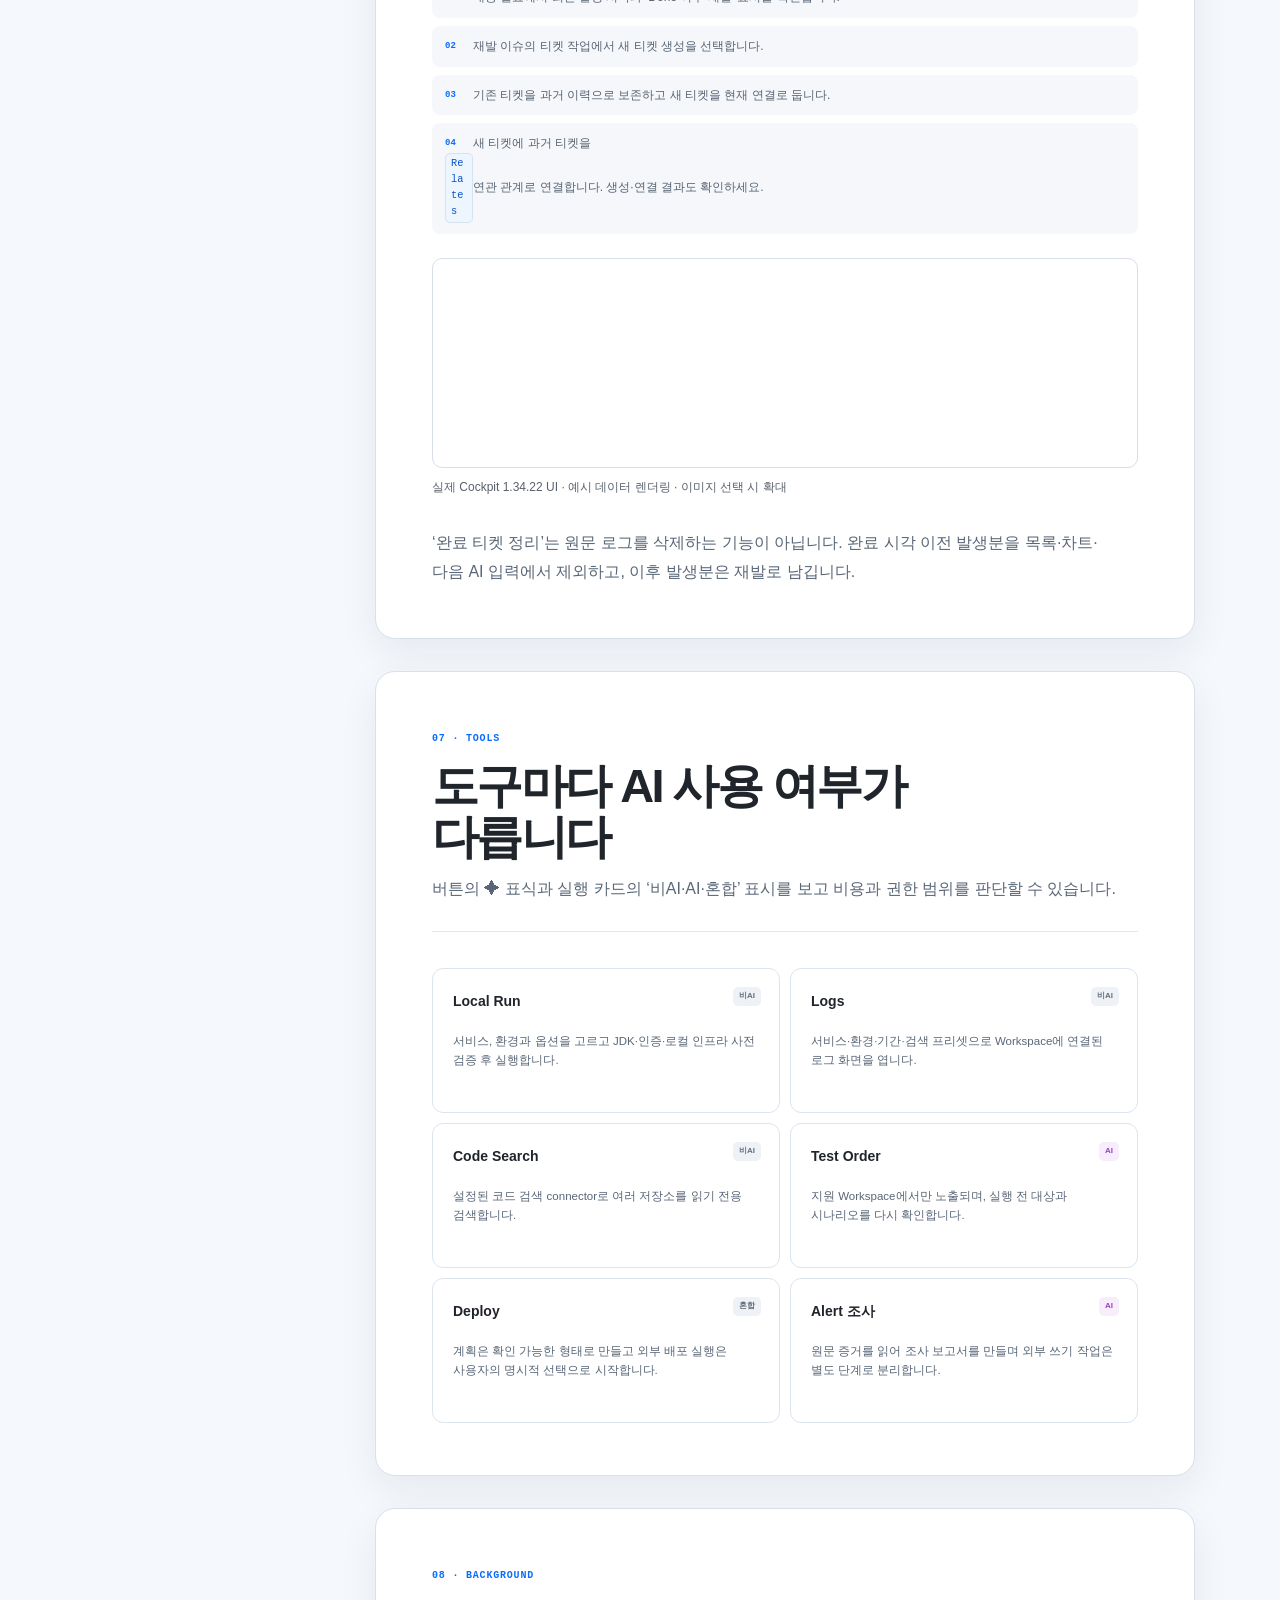
<file: site/guide/index.html>
<!doctype html>
<html lang="ko">
<head>
  <meta charset="utf-8">
  <meta name="viewport" content="width=device-width, initial-scale=1">
  <meta name="description" content="Cockpit 앱과 백그라운드 worker를 설정하고 사용하는 방법을 설명하는 공식 사용 문서입니다.">
  <meta name="theme-color" content="#0b6cf4">
  <meta name="referrer" content="no-referrer">
  <meta http-equiv="Content-Security-Policy" content="default-src 'self'; script-src 'self'; style-src 'self'; img-src 'self' data:; connect-src 'none'; object-src 'none'; base-uri 'self'; form-action 'none'">
  <meta property="og:type" content="article">
  <meta property="og:title" content="Cockpit 사용 문서 — 앱과 worker 운용 가이드">
  <meta property="og:description" content="첫 설정부터 PR 리뷰, 대응 알림, 개발 도구와 문제 해결까지.">
  <meta property="og:url" content="https://javarouka-musinsa.github.io/cockpit-pages/guide/">
  <meta property="og:image" content="https://javarouka-musinsa.github.io/cockpit-pages/assets/social-card.png?v=guide-13422-nav1">
  <title>Cockpit 사용 문서 — 앱과 worker 운용 가이드</title>
  <link rel="canonical" href="https://javarouka-musinsa.github.io/cockpit-pages/guide/">
  <link rel="icon" href="../assets/cockpit-mark.svg?v=guide-13422-nav1" type="image/svg+xml">
  <link rel="stylesheet" href="../assets/styles.css?v=guide-13422-nav1">
  <script src="../assets/app.js?v=guide-13422-nav1" defer></script>
</head>
<body class="guide-page">
  <a class="skip-link" href="#guide-main">본문으로 건너뛰기</a>

  <header class="site-header guide-header" data-header>
    <a class="brand" href="../" aria-label="Cockpit 홈">
      <span class="brand-mark" aria-hidden="true"><span></span><span></span><span></span></span>
      <span>Cockpit</span><small>사용 문서</small>
    </a>
    <button class="menu-button" type="button" aria-expanded="false" aria-controls="site-nav" data-menu>
      <span class="sr-only">메뉴 열기</span><span></span><span></span>
    </button>
    <nav class="site-nav" id="site-nav" aria-label="문서 메뉴" data-nav>
      <a href="#start">시작하기</a>
      <a href="#settings">설정</a>
      <a href="#review">PR 리뷰</a>
      <a href="#warning">WARNING 조사</a>
      <a href="#troubleshooting">문제 해결</a>
      <a class="nav-home" href="../">제품 소개</a>
    </nav>
  </header>

  <main id="guide-main">
    <section class="guide-hero" aria-labelledby="guide-title">
      <div>
        <p class="eyebrow"><span class="live-dot"></span> 문서 기준 1.34.22 · 2026.09.06 갱신</p>
        <h1 id="guide-title">처음 연결부터,<br><span>매일의 운영까지.</span></h1>
        <p>
          내 계정으로 연결하고, 리뷰와 알림을 처리하고, 실행 결과까지 확인하는 방법을 안내합니다.
          처음 연결하는 사람은 위에서 아래로, 이미 쓰고 있다면 필요한 업무만 골라 읽으세요.
        </p>
        <div class="hero-actions">
          <a class="button button-primary" href="#start">처음 설정하기 <span aria-hidden="true">↓</span></a>
          <a class="button button-quiet" href="#map">전체 문서 보기</a>
        </div>
      </div>
      <div class="guide-instrument" aria-label="Cockpit 구성 요소">
        <div class="instrument-head"><span>CONTROL SURFACES</span><b>READY</b></div>
        <div class="instrument-row"><i class="instrument-blue"></i><div><b>macOS 앱</b><span>보고 · 선택하고 · 실행</span></div><em>FOREGROUND</em></div>
        <div class="instrument-row"><i class="instrument-violet"></i><div><b>worker</b><span>큐 · 자동 리뷰 · 복구</span></div><em>BACKGROUND</em></div>
        <div class="instrument-row"><i class="instrument-green"></i><div><b>Workspace</b><span>조직 · 저장소 · 연동 범위</span></div><em>PROFILE</em></div>
        <p>AI는 수동 실행 또는 사용자가 켠 자동화에서 실행됩니다. PR 리뷰뿐 아니라 온콜 조사·WARNING 자동 분석도 AI를 사용하고 결과를 외부에 게시할 수 있습니다.</p>
      </div>
    </section>

    <section class="guide-map" id="map" aria-labelledby="map-title"><div class="guide-map-title"><h2 id="map-title">필요한 업무부터 찾으세요.</h2></div><a href="#connections"><b>새 Mac 연결</b><small>AI 로그인 · Loki 토큰 · Slack</small></a><a href="#warning"><b>경고 자동 조사</b><small>시작 조건 · 게시 · 중복 방지</small></a><a href="#deep"><b>심화 조사</b><small>조회 범위 · 권한 · 한계</small></a><a href="#recurrence"><b>재발 대응</b><small>새 티켓 · 과거 이력</small></a><a href="#usage"><b>잔여 한도</b><small>계정 한도와 앱 사용량</small></a><a href="#troubleshooting"><b>문제 해결</b><small>진단 · 수신 · 결과 확인</small></a></section>

    <div class="guide-shell">
      <aside class="guide-rail" aria-label="문서 목차">
        <p>FLIGHT SECTIONS</p>
        <nav data-guide-nav><a href="#start">첫 실행</a><a href="#connections">계정·연결</a><a href="#dashboard">대시보드</a><a href="#review">PR 리뷰</a><a href="#usage">잔여 한도</a><a href="#alerts">대응 알림</a><a href="#warning">WARNING 자동 분석</a><a href="#deep">심화 조사</a><a href="#recurrence">재발 티켓</a><a href="#work">작업 이력</a><a href="#tools">개발 도구</a><a href="#worker">앱과 worker</a><a href="#safety">데이터·게시 권한</a><a href="#troubleshooting">문제 해결</a><a href="#images">이미지 제작 기준</a></nav>
        <div class="guide-legend">
          <span><i class="required-dot"></i>필수</span>
          <span><i class="optional-dot"></i>선택</span>
          <span><i class="ai-dot"></i>AI 사용</span>
        </div>
      </aside>

      <article class="guide-content">
        <section class="guide-section" id="start">
          <header><small>01 · PREFLIGHT</small><h2>첫 실행은 연결보다 진단부터</h2><p>설치가 끝났다면 모든 연동을 한 번에 채우지 않아도 됩니다. GitHub로 기본 화면을 먼저 만들고 필요한 기능만 확장하세요.</p></header>
          <div class="guide-path"><span>설정</span><b>→</b><span>연동 서비스</span><b>→</b><span>GitHub</span><b>→</b><span>다시 확인</span></div>
          <ol class="guide-steps">
            <li><span>1</span><div><h3>GitHub 인증을 확인합니다</h3><p><code>gh auth status</code>가 현재 사용할 host와 계정을 보여줘야 합니다. GitHub는 PR 대시보드의 유일한 필수 연동입니다.</p></div></li>
            <li><span>2</span><div><h3>모니터링 저장소를 등록합니다</h3><p>직접 볼 저장소를 추가합니다. 등록 범위 밖이어도 내가 만든 open·Draft PR은 ‘내 PR’에 계속 나타납니다.</p></div></li>
            <li><span>3</span><div><h3>연동 진단에서 실제 성공을 확인합니다</h3><p>설정값 존재가 아니라 마지막 성공 시각과 오류를 기준으로 판단합니다. 선택 연동이 비어 있는 것은 오류가 아닙니다.</p></div></li>
            <li><span>4</span><div><h3>자동화는 마지막에 켭니다</h3><p>AI 플랫폼, 리뷰 범위와 모드를 확인한 다음 자동 리뷰를 켜세요. 새 설치는 자동 실행이 꺼진 안전한 상태에서 시작합니다.</p></div></li>
          </ol>
          <div class="guide-callout info"><b>설치 명령이 필요한가요?</b><p>제품 소개 페이지의 <a href="../#setup">설치 절차</a>에서 marketplace 등록, doctor, update와 uninstall 명령을 확인할 수 있습니다.</p></div>
        </section>

        <section class="guide-section" id="settings">
          <header><small>02 · CONFIGURATION</small><h2>설정은 두 가지 관점으로 봅니다</h2><p>‘무슨 일을 할 것인가’와 ‘어떤 서비스에 연결할 것인가’를 분리했습니다. 같은 값을 여러 화면에 중복 입력하지 않습니다.</p></header>
          <div class="guide-split">
            <article><span>TASK VIEW</span><h3>업무별 설정</h3><p>PR 및 리뷰, 오류 대응, 개발 도구, AI 및 자동화처럼 사용 목적에서 시작합니다.</p><ul><li>어떤 기능이 켜지는지 확인</li><li>모드와 동작 정책 선택</li><li>필요한 서비스 설정으로 이동</li></ul></article>
            <article><span>SERVICE VIEW</span><h3>서비스별 설정</h3><p>GitHub·Jira·Loki·AI는 연동 서비스에서, Slack은 오류 대응 설정에서 연결값과 상태를 확인합니다.</p><ul><li>필수값과 선택값 구분</li><li>마지막 성공·오류 확인</li><li>다중 조직·팀·프로젝트 범위 관리</li></ul></article>
          </div>
          <div class="guide-table" role="table" aria-label="연동별 필수 여부">
            <div class="guide-table-head" role="row"><span>서비스</span><span>필수 여부</span><span>비워두면</span></div>
            <div role="row"><b>GitHub</b><em class="required">필수</em><span>PR 목록과 명령을 사용할 수 없음</span></div>
            <div role="row"><b>AI</b><em>선택</em><span>리뷰·분석 버튼만 쉬어감</span></div>
            <div role="row"><b>Jira</b><em>선택</em><span>티켓 생성·연결·완료 정리만 숨김</span></div>
            <div role="row"><b>Loki</b><em>선택</em><span>오류 수집·모니터 화면만 쉬어감</span></div>
            <div role="row"><b>Slack</b><em>선택</em><span>채널 수집·공유·멘션만 쉬어감</span></div>
          </div>
          <h3 class="guide-subtitle">Workspace 범위를 비워두면</h3>
          <p>조직·팀 자동 발견은 실행하지 않고 직접 등록한 저장소만 정기 폴링합니다. 내 PR은 저장소 범위와 무관하게 표시되며, 범위 밖 리뷰 요청은 ‘내 리뷰 요청 전체’를 명시적으로 켠 경우에만 합쳐집니다.</p>
          <div class="guide-callout safe"><b>다중 값 지원</b><p>organization, team, 고정 저장소와 Jira 프로젝트는 여러 개를 등록할 수 있습니다. 예시 이름은 입력 형식을 설명하는 플레이스홀더이며 실제 범위로 저장되지 않습니다.</p></div>
        </section>

        <section class="guide-section" id="connections">
<header><small>다른 Mac에서 시작하기</small><h2>인증은 각자, 설정은 필요한 만큼</h2><p>다른 사람의 PC에서 동작하던 인증은 새 Mac에 자동으로 옮겨지지 않습니다. 토큰을 복사하는 대신 본인 계정과 권한으로 연결하세요.</p></header>
<h3 class="guide-subtitle">GitHub와 PR 소유권</h3><ol class="guide-compact-steps"><li><code>gh auth status</code>에서 사용할 host·계정을 확인합니다.</li><li>설정 → 연동 서비스 → GitHub에서 조직·팀·직접 저장소·고정 저장소를 등록합니다.</li><li>‘내 PR’은 현재 로그인한 작성자 기준, <code>auto-mine</code>은 본인 또는 소속 팀의 리뷰 요청 기준입니다.</li><li>범위 밖 리뷰 요청도 보려면 ‘내 리뷰 요청 전체’를 명시적으로 켭니다. 제외 저장소는 자동 조회·리뷰 범위에서 차단됩니다.</li></ol>
<h3 class="guide-subtitle">AI: Cockpit 토큰 입력 대신 CLI 로그인</h3><div class="guide-path"><span>설정</span><b>→</b><span>연동 서비스</span><b>→</b><span>AI</span></div><p>선택한 Claude·Codex·Grok CLI를 이 Mac에 설치하고 각 CLI의 로그인 절차를 완료하세요. Cockpit은 AI API 토큰을 저장하지 않습니다. 플랫폼을 선택한 뒤 AI 연결과 전역 실행 스위치를 확인합니다.</p><p>일반 AI 작업은 선택한 플랫폼을 사용하며 실패해도 다른 AI로 조용히 바꾸지 않습니다. <strong>WARNING 자동 조사는 현재 Claude가 별도로 필요합니다.</strong></p>
<figure class="native-figure guide-capture"><a href="../assets/screens/ai-settings.png" target="_blank" rel="noopener" aria-label="AI 연결 안내와 예시 계정의 잔여 한도를 보여 주는 설정 화면 원본 이미지, 새 탭에서 열기"><img src="../assets/screens/ai-settings.png" width="2160" height="1740" alt="AI 연결 안내와 예시 계정의 잔여 한도를 보여 주는 설정 화면" loading="lazy"></a><figcaption>실제 Cockpit 1.34.22 UI · 예시 데이터 렌더링 · 이미지 선택 시 확대</figcaption></figure>
<h3 class="guide-subtitle" id="loki">Loki: Grafana 주소와 서비스 계정 토큰</h3><div class="guide-path"><span>설정</span><b>→</b><span>연동 서비스</span><b>→</b><span>Loki</span></div><ol class="guide-compact-steps"><li>조직에서 허용한 Grafana 주소와 로그 조회 범위를 설정합니다.</li><li>읽기 권한이 있는 Grafana 서비스 계정 토큰을 입력하고 저장합니다.</li><li>토큰은 이 Mac의 비밀값 파일에 소유자 전용 권한으로 저장됩니다. 프로필 JSON이나 공개 문서에 넣지 마세요.</li><li>‘다시 확인’에서 연결 상태와 마지막 수집 성공 시각을 확인합니다.</li></ol><div class="guide-callout info"><b>‘브라우저 수집 가능’은 API 연결 성공이 아닙니다</b><p>토큰이 없을 때 브라우저 로그인을 이용한 수집 경로가 제공될 수 있습니다. AI 조사의 Grafana 읽기 연결까지 준비됐다는 뜻은 아닙니다.</p></div>
<figure class="native-figure guide-capture"><a href="../assets/screens/loki-settings.png" target="_blank" rel="noopener" aria-label="예시 Grafana 주소와 토큰 입력 영역을 보여 주는 Loki 연결 설정 원본 이미지, 새 탭에서 열기"><img src="../assets/screens/loki-settings.png" width="2160" height="1600" alt="예시 Grafana 주소와 토큰 입력 영역을 보여 주는 Loki 연결 설정" loading="lazy"></a><figcaption>실제 Cockpit 1.34.22 UI · 예시 데이터 렌더링 · 이미지 선택 시 확대</figcaption></figure>
<h3 class="guide-subtitle" id="slack">Slack: 게시 권한과 사용자 매핑을 따로 확인</h3><p>설정 → 오류 대응의 Slack 연결에서 Bot/App 연결값과 감시 채널을 확인합니다. 메시지가 게시돼도 GitHub 작성자와 Slack 사용자의 매핑이 없으면 멘션은 실패할 수 있습니다.</p><ul class="guide-bullets"><li>Bot이 해당 채널에 참여했고 필요한 게시 권한이 있는지 확인합니다.</li><li>GitHub login이 해당 Workspace의 올바른 Slack member ID로 연결돼야 합니다. 표시 이름만 같다고 동일 사용자로 판단하지 않습니다.</li><li>지원하는 조직 Workflow 확장은 공통 사용자 디렉터리를 제공할 수 있습니다. 개인 매핑과 확장 설치 여부도 함께 확인하세요.</li></ul>
<div class="guide-callout safe"><b>온콜 기능에는 Workflow 확장도 필요합니다</b><p>설치된 조직 Workflow가 온콜 자동화 기능을 제공해야 합니다. 그다음 Slack 채널·Jira 프로젝트·조사 방식을 설정하세요. 토큰과 개인 로그인은 확장이 대신 배포하지 않습니다.</p></div>
</section>

<section class="guide-section" id="usage"><header><small>계정 한도</small><h2>‘오늘 사용 없음’과 ‘한도 없음’은 다릅니다</h2><p>설정 → 연동 서비스 → AI에서 계정 잔여 한도와 Cockpit 실행 기록을 분리해 읽으세요.</p></header><div class="guide-split"><article><h3>계정 잔여 한도</h3><p>제공자가 보고한 한도 창과 초기화 시각입니다. 오늘 Cockpit을 실행하지 않았어도 조회 가능하면 표시됩니다. 다른 클라이언트에서 사용한 양도 계정 한도에 영향을 줄 수 있습니다.</p></article><article><h3>Cockpit 사용 기록</h3><p>이 앱에서 실행한 작업 수와 기록된 토큰·환산 비용입니다. 계정 전체의 남은 한도를 뜻하지 않습니다.</p></article></div><div class="guide-callout warning"><b>조회 불가는 0%가 아닙니다</b><p>인증·조회 경로 문제나 만료된 자료로 한도를 확인할 수 없으면 조회 불가로 표시합니다. 새로고침 후 조회 상태와 초기화 시각을 확인하세요.</p></div></section>

        <section class="guide-section" id="dashboard">
          <header><small>03 · DASHBOARD</small><h2>PR 상태와 실행 작업을 같은 시야에</h2><p>왼쪽은 판단할 PR, 오른쪽은 지금 움직이는 작업입니다. 메뉴 막대 패널과 큰 창은 같은 상태를 공유합니다.</p></header>
          <div class="guide-anatomy">
            <div><span>A</span><b>상단 요약</b><p>리뷰 모드, 누적 결과, 오늘 사용량과 연동 상태</p></div>
            <div><span>B</span><b>필터</b><p>BLOCK, 머지 가능, 리뷰 미지정, CI 실패, Draft</p></div>
            <div><span>C</span><b>PR 섹션</b><p>내가 리뷰어, 내 PR, 승인됨, 그 외 리뷰</p></div>
            <div><span>D</span><b>작업 레일</b><p>진행 단계, 경과시간, 모델, 정체와 결정적 오류</p></div>
          </div>
          <h3 class="guide-subtitle">PR 행에서 읽는 신호</h3>
          <ul class="guide-bullets"><li><code>재리뷰</code>는 이전 리뷰 뒤 코드가 바뀌었거나 새 리뷰 요청이 왔다는 뜻입니다.</li><li><code>CI×</code>는 체크 실패, <code>CI…</code>는 아직 진행 중임을 뜻합니다.</li><li><code>BLOCK</code>은 AI 판정 기록이며 GitHub의 REQUEST_CHANGES를 자동 제출했다는 뜻이 아닙니다.</li><li>행을 열면 본문, 변경 맥락, 리뷰 결과와 대화 처리 도구를 확인할 수 있습니다.</li></ul>
        </section>

        <section class="guide-section" id="review">
          <header><small>04 · REVIEW</small><h2>자동화 범위를 먼저 고르고 리뷰합니다</h2><p>수동 리뷰와 자동 리뷰는 같은 분석 파이프라인을 사용하지만 시작 조건이 다릅니다.</p></header>
          <div class="mode-grid">
            <article><b>manual</b><span>사용자 선택</span><p>앱에서 실행하거나 명시적으로 요청한 PR만 리뷰합니다.</p></article>
            <article><b>auto-mine</b><span>추천 시작점</span><p>현재 GitHub 계정이나 소속 팀이 리뷰어로 지정된 PR만 자동 리뷰합니다.</p></article>
            <article><b>auto</b><span>전체 범위</span><p>설정한 Workspace 범위의 새 PR·새 커밋을 자동 리뷰합니다.</p></article>
          </div>
          <div class="guide-flow" aria-label="리뷰 흐름"><span>PR 발견</span><i>→</i><span>head SHA 확인</span><i>→</i><span>AI 분석</span><i>→</i><span>코멘트</span><i>→</i><span>CI 게이트</span><i>→</i><span>승인 또는 보류</span></div>
          <h3 class="guide-subtitle">재리뷰는 언제 실행되나요?</h3>
          <p>이전 리뷰 이력이 있어도 head SHA가 달라졌거나 같은 head에서 리뷰가 다시 요청되면 새 작업으로 봅니다. 실패·시간 초과는 자동 재실행하지 않으며 작업 카드나 이력에서 사용자가 다시 실행합니다.</p>
          <div class="guide-callout warning"><b>자동 리뷰는 머지를 잠그지 않습니다</b><p>보완 필요 판정은 일반 코멘트로 남기고 승인을 보류합니다. 자동으로 REQUEST_CHANGES를 제출하지 않습니다. 승인은 분석 통과와 CI 조건을 모두 만족할 때만 수행합니다.</p></div>
          <h3 class="guide-subtitle">사전 리뷰와 게시형 리뷰</h3>
          <p>Draft나 본인 PR은 사전 리뷰로 결과를 먼저 확인할 수 있습니다. 게시형 리뷰는 worker가 GitHub 반영과 종료 결과까지 소유하며, 앱을 닫아도 계속됩니다.</p>
        </section>

        <section class="guide-section" id="work">
          <header><small>05 · ACTIVITY</small><h2>작업 카드는 상태가 아니라 설명입니다</h2><p>리뷰, Jira, Slack, Loki, AI 분석, 지식 관리와 GitHub 작업이 같은 카드 규칙을 사용합니다.</p></header>
          <div class="activity-legend">
            <div><b>실행 중</b><span>대상 · 현재 단계 · 경과/제한시간</span></div>
            <div><b>정체 의심</b><span>진행 신호가 오래 갱신되지 않음</span></div>
            <div><b>결정적 오류</b><span>인증·필수 CLI·실행 파일 문제처럼 기다려도 회복되지 않음</span></div>
            <div><b>완료 이력</b><span>실행 당시 모델·effort·수치·종료 원인</span></div>
          </div>
<figure class="native-figure guide-capture"><a href="../assets/screens/history.png" target="_blank" rel="noopener" aria-label="WARNING 분석과 재발 티켓 생성이 보이는 작업 이력 예시 원본 이미지, 새 탭에서 열기"><img src="../assets/screens/history.png" width="2160" height="840" alt="WARNING 분석과 재발 티켓 생성이 보이는 작업 이력 예시" loading="lazy"></a><figcaption>실제 Cockpit 1.34.22 UI · 예시 데이터 렌더링 · 이미지 선택 시 확대</figcaption></figure>
<h3 class="guide-subtitle">알림 수신과 분석 완료는 별도 단계입니다</h3><ul class="guide-bullets"><li><strong>대응 필요의 Slack 알림:</strong> 수집·분류된 이슈와 티켓 연결을 확인하고 ‘원문’으로 Slack 메시지를 엽니다.</li><li><strong>작업 이력 → WARNING 자동 분석 · Slack 스레드:</strong> 실행 결과·실패·보류 이유를 확인합니다.</li><li><strong>Slack 원문 스레드:</strong> 실제 게시된 분석을 확인합니다. 수신 시각만으로 게시 성공을 판단하지 않습니다.</li></ul><p>주간 OPR은 온콜 티켓과 조사 댓글을 모아 초안을 만들고, 앱에서 확인한 뒤 위키에 게시하거나 기존 페이지를 갱신하는 별도 흐름입니다.</p>
          <p>정체나 오류가 표시돼도 자동으로 재실행하지 않습니다. 현재 작업을 중단할지, 이력에서 다시 실행할지는 사용자가 선택합니다.</p>
        </section>

        <section class="guide-section" id="alerts">
          <header><small>06 · INCIDENTS</small><h2>이벤트를 모으는 화면이 아니라 대응을 끝내는 화면</h2><p>Slack과 Loki에서 들어온 로그를 같은 시그니처의 이슈로 묶고, 여러 이슈는 하나의 원인으로 정리합니다.</p></header>
          <div class="guide-flow alert-flow" aria-label="알림 처리 흐름"><span>수집</span><i>→</i><span>이슈화</span><i>→</i><span>원인 묶기</span><i>→</i><span>조사중</span><i>→</i><span>Jira</span><i>→</i><span>해결</span></div>
          <h3 class="guide-subtitle">묶기와 자동 편입</h3>
          <p>같은 안정 오류 패턴은 기존 원인에 자동 편입됩니다. 신뢰도가 낮거나 여러 원인과 충돌하면 제안으로 남겨 사용자가 결정합니다. ‘빼기’는 해당 이슈만 원인 묶음에서 되돌립니다.</p>
          <h3 class="guide-subtitle">조사중으로 옮긴 뒤</h3>
          <p>행은 조사중 섹션에 남고 티켓, 공유, 해결과 무시 액션을 계속 사용할 수 있습니다. AI 분석은 현재 미처리 항목만 입력으로 사용하며, 정리 후 다시 실행하면 최신 원인 구조를 반영합니다.</p>
          <div class="done-explainer">
            <span>DONE CUTOFF</span>
            <div><b>티켓 완료 시각 이전</b><p>목록·차트·다음 AI 입력에서 제외</p></div>
            <i></i>
            <div><b>티켓 완료 시각 이후</b><p><em>Done 이후 재발</em>로 유지</p></div>
          </div>
          <h3 class="guide-subtitle">완료 티켓 정리</h3>
          <ol class="guide-compact-steps"><li>현재 화면에 연결된 Jira 티켓만 조회합니다.</li><li>Done 시각을 받은 티켓과 제외할 로그를 미리 보여줍니다.</li><li>정리 후 신규 제외·누적 제외·재발 수를 즉시 표시합니다.</li><li>완료 시각이 없는 티켓은 안전하게 건너뛰고 키를 알려줍니다.</li></ol>
          <div class="guide-callout warning"><b>완료된 티켓의 행이 다시 보인다면</b><p>대부분 정리 실패가 아니라 완료 이후 같은 오류가 다시 발생한 경우입니다. 행의 ‘Done 이후 재발’ 칩과 최근 발생 시각을 확인하세요.</p></div>
          <h3 class="guide-subtitle">해결과 무시</h3>
          <p>해결은 유효한 대응 완료, 무시는 노이즈·해당 없음 기록입니다. 둘 다 현재 이벤트를 종결하지만 새 이벤트가 들어오면 다시 판단할 수 있습니다. 완료 티켓 cutoff는 과거 로그의 재수집까지 막는 별도 기준입니다.</p>
        </section>

        <section class="guide-section" id="warning"><header><small>선택형 자동화 · 기본 꺼짐</small><h2>WARNING을 조사해 원문 스레드에 기록하기</h2><p>Jira 티켓을 만들지 않고 경고를 분석해 Slack 원문 스레드에 결과를 게시하는 별도 기능입니다.</p></header><div class="guide-path"><span>설정</span><b>→</b><span>오류 대응</span><b>→</b><span>온콜 자동 조사</span></div>
<ol class="guide-steps"><li><span>1</span><div><h3>먼저 연결과 범위를 확인합니다</h3><p>온콜 Workflow 확장, 자동화 사용, 감시 채널, Claude 로그인과 AI 실행, Grafana/Loki 읽기 연결, Slack 게시 권한이 필요합니다.</p></div></li><li><span>2</span><div><h3>‘WARNING 자동 분석·Slack 게시’를 켭니다</h3><p>이후 수신되는 새 root FIRING·WARNING이 대상입니다. 과거 수신함, 스레드 답글, RESOLVED 알림은 조사를 시작하지 않습니다. Jira 댓글 설정이나 티켓 전용 스킬과 별개입니다.</p></div></li><li><span>3</span><div><h3>원문 스레드와 작업 이력에서 확인합니다</h3><p>16세도 이해할 수 있는 설명으로 요약 → 영향 → 원인 → 다음 행동 → 미확인 사항을 표시합니다. 기술 근거는 아래로 분리하고 PromQL/LogQL은 코드 영역에 둡니다.</p></div></li></ol>
<div class="guide-callout warning"><b>같은 채널은 담당 PC 한 대에서만 켜세요</b><p>중복 방지는 로컬 PC 기준입니다. 반복 경고는 채널·Workspace별 30분간 묶고 해소 후 재발은 다시 조사하지만, 여러 PC의 게시를 서로 막아 주지는 않습니다.</p></div>
<p>Slack 전송 결과가 불확실하면 자동 재게시하지 않고 보류합니다. 전역 AI 중지, Workspace 변경, 설정 해제도 조사·게시 전에 다시 확인합니다.</p>
</section>

<section class="guide-section" id="deep"><header><small>추가 동의 · 기본 꺼짐</small><h2>심화 조사는 더 넓게 확인하되, 모르는 것은 남깁니다</h2><p>‘WARNING 자동 분석·Slack 게시’를 사용하는 경우 ‘WARNING 심화 조사’를 별도로 선택할 수 있습니다.</p></header>
<figure class="native-figure guide-capture"><a href="../assets/screens/warning-settings.png" target="_blank" rel="noopener" aria-label="WARNING 자동 분석과 읽기 전용 심화 조사 옵션이 있는 오류 대응 설정 원본 이미지, 새 탭에서 열기"><img src="../assets/screens/warning-settings.png" width="2160" height="1720" alt="WARNING 자동 분석과 읽기 전용 심화 조사 옵션이 있는 오류 대응 설정" loading="lazy"></a><figcaption>실제 Cockpit 1.34.22 UI · 예시 데이터 렌더링 · 이미지 선택 시 확대</figcaption></figure>
<div class="guide-split"><article><h3>추가로 확인하는 근거</h3><ul><li>등록·고정한 GitHub 저장소의 코드 검색과 고정 커밋 파일</li><li>GitHub 배포 기록과 상태, 등록된 배포 저장소의 선언</li><li>권한이 있는 Grafana 지표·로그와 관련 서비스 영향</li></ul></article><article><h3>제공하지 않는 접근</h3><ul><li>미등록·제외 저장소 또는 조직 전체의 무제한 검색</li><li>운영 DB·캐시 직접 접속</li><li>로컬 파일·셸·임의 HTTP와 운영 변경 명령</li></ul></article></div>
<p>배포 매니페스트도 조사하려면 해당 저장소를 등록해야 합니다. 소스·모델 파일은 DB 설계의 근거일 뿐 실제 데이터 상태가 아니며, 기본 브랜치·GitHub 배포 기록·GitOps 선언만으로 실제 운영 커밋을 단정하지 않습니다.</p>
<div class="guide-callout warning"><b>코드·운영 자료가 Claude에 전달됩니다</b><p>조사 시간과 AI 사용량이 늘 수 있습니다. 팀의 데이터 정책과 읽기 권한을 확인한 뒤 켜세요. GitHub 조회는 40회·15분, 개별 요청은 15초, 전체 WARNING 실행은 20분으로 제한됩니다.</p></div>
<p>코드·배포·캐시·검색 서버·영향 확산을 확인/미확인/접근 불가/미수행으로 구분합니다. 경보가 해소됐다는 사실을 전체 서비스 정상 응답으로 해석하지 않습니다. 조사 중 설정이나 범위를 변경하면 추가 조회를 중단하거나 게시를 보류할 수 있습니다.</p>
</section>

<section class="guide-section" id="recurrence"><header><small>과거 대응 보존</small><h2>재발은 새 티켓으로 이어갈 수 있습니다</h2><p>완료된 티켓을 새 장애의 현재 티켓처럼 계속 사용하지 않아도 됩니다.</p></header><ol class="guide-compact-steps"><li>대응 필요에서 최근 발생 시각과 ‘Done 이후 재발’ 표시를 확인합니다.</li><li>재발 이슈의 티켓 작업에서 새 티켓 생성을 선택합니다.</li><li>기존 티켓을 과거 이력으로 보존하고 새 티켓을 현재 연결로 둡니다.</li><li>새 티켓에 과거 티켓을 <code>Relates</code> 연관 관계로 연결합니다. 생성·연결 결과도 확인하세요.</li></ol>
<figure class="native-figure guide-capture"><a href="../assets/screens/alerts.png" target="_blank" rel="noopener" aria-label="새 티켓과 과거 티켓 이력이 있는 FAQ 지연 예시 원본 이미지, 새 탭에서 열기"><img src="../assets/screens/alerts.png" width="2160" height="640" alt="새 티켓과 과거 티켓 이력이 있는 FAQ 지연 예시" loading="lazy"></a><figcaption>실제 Cockpit 1.34.22 UI · 예시 데이터 렌더링 · 이미지 선택 시 확대</figcaption></figure>
<p>‘완료 티켓 정리’는 원문 로그를 삭제하는 기능이 아닙니다. 완료 시각 이전 발생분을 목록·차트·다음 AI 입력에서 제외하고, 이후 발생분은 재발로 남깁니다.</p></section>

        <section class="guide-section" id="tools">
          <header><small>07 · TOOLS</small><h2>도구마다 AI 사용 여부가 다릅니다</h2><p>버튼의 ✦ 표식과 실행 카드의 ‘비AI·AI·혼합’ 표시를 보고 비용과 권한 범위를 판단할 수 있습니다.</p></header>
          <div class="tool-doc-grid">
            <article><b>Local Run</b><span>비AI</span><p>서비스, 환경과 옵션을 고르고 JDK·인증·로컬 인프라 사전 검증 후 실행합니다.</p></article>
            <article><b>Logs</b><span>비AI</span><p>서비스·환경·기간·검색 프리셋으로 Workspace에 연결된 로그 화면을 엽니다.</p></article>
            <article><b>Code Search</b><span>비AI</span><p>설정된 코드 검색 connector로 여러 저장소를 읽기 전용 검색합니다.</p></article>
            <article><b>Test Order</b><span class="uses-ai">AI</span><p>지원 Workspace에서만 노출되며, 실행 전 대상과 시나리오를 다시 확인합니다.</p></article>
            <article><b>Deploy</b><span>혼합</span><p>계획은 확인 가능한 형태로 만들고 외부 배포 실행은 사용자의 명시적 선택으로 시작합니다.</p></article>
            <article><b>Alert 조사</b><span class="uses-ai">AI</span><p>원문 증거를 읽어 조사 보고서를 만들며 외부 쓰기 작업은 별도 단계로 분리합니다.</p></article>
          </div>
        </section>

        <section class="guide-section" id="worker">
          <header><small>08 · BACKGROUND</small><h2>worker가 소유한 작업은 앱을 닫아도 이어집니다</h2><p>앱은 요청을 만들고 상태를 보여줍니다. worker는 복구 가능한 큐에서 게시형 리뷰와 자동화의 실행·GitHub 반영·종료 결과를 소유합니다.</p></header>
          <div class="ownership-grid">
            <article><h3>앱이 소유</h3><ul><li>화면 상태와 사용자 입력</li><li>설정·연동 진단</li><li>대응 알림 정리·연결</li><li>비차단 확인 선반</li></ul></article>
            <article><h3>worker가 소유</h3><ul><li>자동·게시형 PR 리뷰</li><li>작업 큐와 재시작 복구</li><li>CI 대기와 승인 게이트</li><li>선택한 Slack·Loki 폴링</li></ul></article>
          </div>
          <div class="guide-callout safe"><b>중복 실행 방지</b><p>Workspace, PR head SHA와 리뷰 요청 신호를 함께 기록합니다. 같은 요청의 반복 폴링은 건너뛰고 코드 변경이나 새 재리뷰 요청만 새 작업으로 처리합니다.</p></div>
        </section>

        <section class="guide-section" id="safety"><header><small>실행 전 확인</small><h2>로컬 보관과 외부 전달을 구분합니다</h2></header><ul class="guide-bullets"><li>이 공개 안내 사이트는 앱의 설정·계정·PR·로그를 수집하지 않습니다.</li><li>앱의 설정·상태·비밀값은 각 Mac에서 관리합니다. AI 실행 시 필요한 코드·로그는 해당 AI 서비스로 전달될 수 있습니다.</li><li>‘읽기 전용 조사’는 운영 시스템을 변경하지 않는다는 뜻입니다. WARNING 자동 게시를 켜면 조사 결과는 Slack에 쓰입니다.</li><li>일반 리뷰 게시, Jira 생성·댓글, 위키 게시도 각각의 실행·자동화 설정과 서비스 권한에 따릅니다.</li><li>업데이트는 통합 설치 경로를 사용합니다. 실행·대기 중 작업으로 막히면 작업 종료 후 다시 시도하고 강제로 우회하지 마세요.</li></ul></section>

        <section class="guide-section" id="troubleshooting">
          <header><small>09 · RECOVERY</small><h2>문제는 설정값보다 마지막 성공에서 찾습니다</h2><p>먼저 설정의 연동 진단과 작업 카드의 결정적 오류를 확인하세요.</p></header>
          <div class="trouble-list">
            <details><summary>AI가 연결되지 않고 토큰 입력 칸도 없습니다<span>＋</span></summary><p>각자 선택한 AI CLI에서 로그인한 다음 설정 → 연동 서비스 → AI의 연결과 실행 스위치를 확인하세요. WARNING 자동 조사는 별도로 Claude가 필요합니다. <a href="#connections">첫 연결 안내</a></p></details>
<details><summary>Loki에 ‘토큰 없음 · 브라우저 수집 가능’이 표시됩니다<span>＋</span></summary><p>API 연결 완료 상태가 아닙니다. 설정 → 연동 서비스 → Loki에서 읽기 권한이 있는 서비스 계정 토큰을 저장하고 재진단하세요. <a href="#loki">Loki 안내</a></p></details>
<details><summary>Slack 글은 게시되는데 멘션이 안 됩니다<span>＋</span></summary><p>게시 권한과 사용자 매핑은 별개입니다. 현재 GitHub login에 연결된 Slack member ID, Workspace 매핑과 공통 디렉터리 확장을 확인하세요. <a href="#slack">멘션 연결 안내</a></p></details>
<details><summary>WARNING 분석 댓글이 보이지 않습니다<span>＋</span></summary><p>새 root FIRING·WARNING인지, 담당 PC에서 자동 게시가 켜져 있는지 확인하세요. 과거 수신함과 답글은 대상이 아닙니다. Claude·Grafana 읽기·Slack 게시 권한을 점검하고 작업 이력의 실패·보류 이유를 확인하세요. <a href="#warning">시작 조건</a></p></details>
<details><summary>오늘 앱을 쓰지 않아 잔여 한도가 안 보입니다<span>＋</span></summary><p>오늘 실행 수와 계정 한도는 별개입니다. 계정 한도 조회 상태와 초기화 시각을 확인하세요. 조회 불가는 0% 소진이 아닙니다. <a href="#usage">사용량 안내</a></p></details>
<details><summary>PR 목록이 비어 있습니다<span>＋</span></summary><p>GitHub 인증과 모니터링 저장소를 확인하세요. 조직·팀 범위를 비웠다면 직접 등록한 저장소만 정기 폴링합니다.</p></details>
            <details><summary>내 PR 또는 리뷰 요청이 보이지 않습니다<span>＋</span></summary><p>현재 <code>gh</code> 로그인 계정이 PR 작성자·리뷰어와 일치하는지 확인하세요. 범위 밖 리뷰 요청은 설정에서 ‘내 리뷰 요청 전체’를 켜야 합니다.</p></details>
            <details><summary>자동 리뷰가 시작되지 않습니다<span>＋</span></summary><p>AI 연동, 전역 AI 실행 스위치, 리뷰 모드와 Workspace 범위를 순서대로 확인하세요. <code>manual</code> 모드는 자동 리뷰를 실행하지 않습니다.</p></details>
            <details><summary>작업 카드가 정체 상태입니다<span>＋</span></summary><p>진행 신호가 늦은 것인지 결정적 오류가 있는지 먼저 구분하세요. 실패·시간 초과 작업은 자동 재실행되지 않으므로 원인을 해결한 뒤 수동으로 다시 실행합니다.</p></details>
            <details><summary>Loki 또는 Slack 알림이 들어오지 않습니다<span>＋</span></summary><p>해당 서비스 연결, 감시 대상과 마지막 heartbeat를 확인하세요. 선택 연동이 비어 있으면 관련 기능만 의도적으로 비활성화됩니다.</p></details>
            <details><summary>완료 티켓 정리 후 행이 남습니다<span>＋</span></summary><p>정리 결과의 재발 건수와 행의 ‘Done 이후 재발’ 칩을 확인하세요. 완료 시각 이후 로그는 새 장애 신호로 남습니다.</p></details>
            <details><summary>메뉴 막대에서 Cockpit이 보이지 않습니다<span>＋</span></summary><p>Spotlight에서 Cockpit을 다시 열면 큰 창으로 접근할 수 있습니다. 메뉴 막대 공간이 부족하면 macOS가 항목을 숨길 수 있습니다.</p></details>
          </div>
          <div class="guide-last-check"><span>LAST CHECK</span><div><b>설정 → 시작 및 상태 → 연동 진단</b><p>GitHub · AI · Jira · Loki · Slack의 마지막 성공과 오류를 한곳에서 확인합니다.</p></div></div>
        </section>
<section class="guide-section" id="images"><header><small>공개 이미지</small><h2>화면은 실제 UI, 데이터는 공개용 예시입니다</h2><p>앱 1.34.22의 변경하지 않은 SwiftUI View를 격리된 테스트 창에서 렌더링해 내보냈습니다. HTML 모형이나 생성형 이미지가 아니며 설치된 실계정 앱의 화면 캡처도 아닙니다.</p></header><ul class="guide-bullets"><li>실제 PR·고객 정보·Slack ID·운영 로그·토큰을 복사하지 않았습니다.</li><li>샘플 데이터의 티켓·잔여 한도·작업 성공 표시는 기능 설명용이며 실제 실행 결과가 아닙니다.</li><li>별도 임시 설정 경로를 사용하고 렌더링 프로세스의 네트워크·하위 프로세스·실계정 민감 경로 읽기를 차단했습니다.</li><li>이미지에서 설정이 꺼져 있거나 확장 미설치로 보이는 것은 토큰·외부 연결을 주입하지 않은 예시 환경의 상태입니다.</li></ul><p>문서 기준 <strong>1.34.22</strong> · 갱신일 <time datetime="2026-09-06">2026년 9월 6일</time>. 이후 앱 버전에서는 배치나 기능이 달라질 수 있습니다.</p></section>
      </article>
    </div>
  </main>

  <footer class="site-footer guide-footer">
    <a class="brand footer-brand" href="../"><span class="brand-mark" aria-hidden="true"><span></span><span></span><span></span></span><span>Cockpit</span></a>
    <p><a href="#guide-main">문서 처음으로 ↑</a></p>
    <small>문서 기준 1.34.22 · 2026.09.06 갱신</small>
  </footer>
</body>
</html>
</file>
<file: site/assets/styles.css>
:root {
  --ink: #20242b;
  --ink-soft: #59616d;
  --line: #d8dee8;
  --paper: #ffffff;
  --panel: #f5f8fc;
  --blue: #0a6cff;
  --blue-deep: #0754c7;
  --sky: #237fb8;
  --sky-pale: #edf5ff;
  --violet: #9a3fcb;
  --violet-pale: #f7edfb;
  --red: #e0352b;
  --red-pale: #fff0ee;
  --green: #1e8e3e;
  --green-pale: #eaf8f0;
  --amber: #c76f00;
  --amber-pale: #fff6e9;
  --shadow-lg: 0 38px 90px rgba(26, 47, 75, 0.22), 0 3px 12px rgba(26, 47, 75, 0.12);
  --shadow-md: 0 22px 50px rgba(26, 47, 75, 0.14);
  --radius-lg: 26px;
  --radius-md: 17px;
  --content: min(1180px, calc(100vw - 48px));
}

* {
  box-sizing: border-box;
}

html {
  scroll-behavior: smooth;
  scroll-padding-top: 90px;
}

body {
  margin: 0;
  color: var(--ink);
  background: var(--paper);
  font-family: -apple-system, BlinkMacSystemFont, "Apple SD Gothic Neo", "Pretendard", sans-serif;
  font-size: 16px;
  line-height: 1.55;
  -webkit-font-smoothing: antialiased;
  text-rendering: optimizeLegibility;
}

button,
a {
  -webkit-tap-highlight-color: transparent;
}

a {
  color: inherit;
  text-decoration: none;
}

button {
  color: inherit;
  font: inherit;
}

code,
pre,
.mode-pill,
.filter,
.job-card p,
.step-index,
.eyebrow,
.tour-kicker {
  font-family: ui-monospace, "SFMono-Regular", "SF Mono", Menlo, Consolas, monospace;
}

.sr-only {
  position: absolute;
  width: 1px;
  height: 1px;
  padding: 0;
  margin: -1px;
  overflow: hidden;
  clip: rect(0, 0, 0, 0);
  white-space: nowrap;
  border: 0;
}

.skip-link {
  position: fixed;
  z-index: 1000;
  top: 12px;
  left: 12px;
  padding: 10px 14px;
  border-radius: 9px;
  color: white;
  background: var(--ink);
  transform: translateY(-150%);
  transition: transform 0.2s ease;
}

.skip-link:focus {
  transform: translateY(0);
}

:focus-visible {
  outline: 3px solid rgba(11, 108, 244, 0.4);
  outline-offset: 4px;
}

.site-header {
  position: fixed;
  z-index: 100;
  top: 0;
  left: 0;
  right: 0;
  display: flex;
  align-items: center;
  justify-content: space-between;
  height: 72px;
  padding: 0 max(24px, calc((100vw - 1180px) / 2));
  border-bottom: 1px solid rgba(216, 222, 232, 0.68);
  background: rgba(255, 255, 255, 0.84);
  backdrop-filter: blur(20px) saturate(1.4);
}

.brand {
  display: inline-flex;
  align-items: center;
  gap: 11px;
  font-size: 20px;
  font-weight: 780;
  letter-spacing: -0.03em;
}

.brand-mark {
  position: relative;
  display: inline-grid;
  grid-template-columns: repeat(3, 4px);
  align-items: end;
  gap: 3px;
  width: 32px;
  height: 32px;
  padding: 8px;
  border-radius: 9px;
  background: var(--blue);
  box-shadow: inset 0 0 0 1px rgba(255, 255, 255, 0.2);
}

.brand-mark span {
  display: block;
  width: 4px;
  border-radius: 3px;
  background: white;
}

.brand-mark span:nth-child(1) { height: 8px; }
.brand-mark span:nth-child(2) { height: 15px; }
.brand-mark span:nth-child(3) { height: 11px; }

.site-nav {
  display: flex;
  align-items: center;
  gap: 32px;
  color: #414750;
  font-size: 14px;
  font-weight: 650;
}

.site-nav a {
  position: relative;
  padding: 8px 0;
}

.site-nav a::after {
  position: absolute;
  right: 0;
  bottom: 2px;
  left: 0;
  height: 2px;
  border-radius: 2px;
  background: var(--blue);
  content: "";
  transform: scaleX(0);
  transition: transform 0.2s ease;
}

.site-nav a:hover::after {
  transform: scaleX(1);
}

.menu-button {
  display: none;
  width: 42px;
  height: 42px;
  padding: 11px 8px;
  border: 0;
  background: transparent;
}

.menu-button span:not(.sr-only) {
  display: block;
  width: 24px;
  height: 2px;
  margin: 6px auto;
  background: var(--ink);
  transition: transform 0.2s ease;
}

.hero {
  position: relative;
  min-height: 1220px;
  padding: 146px max(24px, calc((100vw - 1180px) / 2)) 100px;
  overflow: hidden;
  background: var(--sky-pale);
}

.hero::before {
  position: absolute;
  inset: 72px 0 0;
  pointer-events: none;
  background-image:
    linear-gradient(rgba(35, 127, 184, 0.07) 1px, transparent 1px),
    linear-gradient(90deg, rgba(35, 127, 184, 0.07) 1px, transparent 1px);
  background-size: 42px 42px;
  mask-image: linear-gradient(to bottom, rgba(0,0,0,0.58), transparent 62%);
  content: "";
}

.hero-copy,
.hero-product {
  position: relative;
  z-index: 1;
}

.hero-copy {
  display: grid;
  grid-template-columns: minmax(0, 1.35fr) minmax(330px, 0.65fr);
  column-gap: 64px;
  align-items: start;
  width: 100%;
}

.hero-copy .eyebrow {
  grid-column: 1 / -1;
}

.hero-copy h1 {
  grid-column: 1;
  grid-row: 2 / span 3;
}

.eyebrow {
  margin: 0 0 20px;
  color: var(--blue);
  font-size: 12px;
  font-weight: 760;
  letter-spacing: 0.11em;
  text-transform: uppercase;
}

.hero-copy .eyebrow {
  display: inline-flex;
  align-items: center;
  gap: 8px;
  color: #07519d;
  letter-spacing: 0.07em;
}

.live-dot {
  display: inline-block;
  width: 9px;
  height: 9px;
  border-radius: 50%;
  background: var(--green);
  box-shadow: 0 0 0 5px rgba(21, 148, 71, 0.12);
}

.hero h1 {
  max-width: 850px;
  margin: 0;
  font-family: ui-rounded, "SF Pro Rounded", -apple-system, BlinkMacSystemFont, sans-serif;
  font-size: clamp(52px, 6vw, 82px);
  font-weight: 800;
  line-height: 1.04;
  letter-spacing: -0.065em;
}

.hero h1 span {
  color: var(--blue);
}

.hero-lead {
  grid-column: 2;
  max-width: 700px;
  margin: 6px 0 0;
  color: #4c5664;
  font-size: 19px;
  line-height: 1.72;
  letter-spacing: -0.015em;
}

.hero-actions {
  grid-column: 2;
  display: flex;
  flex-wrap: wrap;
  gap: 12px;
  margin-top: 25px;
}

.button {
  display: inline-flex;
  align-items: center;
  justify-content: center;
  min-height: 48px;
  padding: 0 20px;
  border: 1px solid transparent;
  border-radius: 13px;
  font-size: 14px;
  font-weight: 740;
  transition: transform 0.18s ease, box-shadow 0.18s ease, background 0.18s ease;
}

.button:hover {
  transform: translateY(-2px);
}

.button-primary {
  gap: 22px;
  color: white;
  background: var(--blue);
  box-shadow: 0 9px 23px rgba(11, 108, 244, 0.24);
}

.button-primary:hover {
  background: var(--blue-deep);
  box-shadow: 0 13px 30px rgba(11, 108, 244, 0.3);
}

.button-quiet {
  border-color: #cbd6e5;
  background: rgba(255,255,255,0.72);
}

.button-quiet:hover {
  background: white;
}

.integration-line {
  grid-column: 2;
  display: flex;
  flex-wrap: wrap;
  gap: 20px;
  margin: 24px 0 0;
  padding: 0;
  color: #667080;
  font-size: 12px;
  font-weight: 640;
  list-style: none;
}

.integration-line li {
  display: inline-flex;
  align-items: center;
  gap: 7px;
}

.signal {
  width: 8px;
  height: 8px;
  border-radius: 50%;
}

.signal-required { background: var(--green); }
.signal-ai { background: var(--violet); }
.signal-optional { background: #9aa4b3; }

.hero-product {
  width: 100%;
  min-width: 0;
  margin-top: 64px;
}

.app-window {
  overflow: hidden;
  border: 1px solid rgba(99, 112, 130, 0.52);
  border-radius: 18px;
  background: #fff;
  box-shadow: var(--shadow-lg);
}

.ai-run-banner {
  display: flex;
  align-items: center;
  justify-content: space-between;
  min-height: 40px;
  padding: 0 18px;
  color: #fff;
  background: var(--amber);
  font-size: 12px;
  letter-spacing: -0.01em;
}

.ai-run-banner strong {
  display: inline-flex;
  align-items: center;
  gap: 7px;
}

.ai-run-banner strong span {
  font-size: 15px;
}

.ai-run-banner > span {
  font-weight: 700;
}

.mode-pill {
  padding: 3px 8px;
  border-radius: 8px;
  color: #3f4248;
  background: #eaebee;
  font-size: 10px;
  font-weight: 700;
}

.window-summary {
  display: flex;
  align-items: flex-start;
  justify-content: space-between;
  min-height: 142px;
  padding: 20px 22px 18px;
  border-bottom: 2px solid rgba(228, 68, 58, 0.84);
  background: #fff8f7;
}

.summary-copy {
  display: flex;
  flex-direction: column;
  gap: 4px;
}

.summary-title {
  display: flex;
  align-items: center;
  gap: 8px;
}

.summary-title > strong {
  color: var(--ink);
  font-size: 19px;
  line-height: 1.2;
}

.summary-copy p {
  margin: 0;
  color: #2c2c2e;
  font-size: 13px;
  line-height: 1.55;
}

.summary-copy .success-text,
.summary-copy .danger-text {
  font-weight: 650;
}

.success-text { color: var(--green); }
.danger-text { color: var(--red); }
.accent-text { color: var(--violet); }

.today-line {
  display: flex;
  align-items: center;
  gap: 7px;
  margin-top: 2px;
}

.today-line span {
  color: #5a5a5f;
  font-size: 11px;
}

.today-line strong {
  padding: 1px 6px;
  border-radius: 999px;
  color: var(--violet);
  background: rgba(154, 63, 203, 0.12);
  font-size: 10px;
}

.summary-actions {
  display: flex;
  flex-direction: column;
  align-items: flex-end;
  gap: 12px;
}

.action-icons {
  display: flex;
  align-items: center;
  gap: 13px;
  min-height: 22px;
  color: #202124;
  font-size: 13px;
  font-weight: 650;
}

.ai-status {
  display: inline-flex;
  align-items: center;
  gap: 5px;
}

.ai-status i {
  width: 8px;
  height: 8px;
  border-radius: 50%;
  background: var(--green);
}

.review-count {
  display: flex;
  flex-direction: column;
  align-items: center;
  min-width: 62px;
  padding: 7px 11px;
  border: 1px solid #f0a8a2;
  border-radius: 13px;
  color: var(--red);
  background: var(--red-pale);
}

.review-count strong {
  font-size: 31px;
  line-height: 1;
}

.review-count span {
  margin-top: 4px;
  color: var(--red);
  font-size: 11px;
  font-weight: 720;
}

.filter-row {
  display: flex;
  gap: 8px;
  padding: 12px 18px;
  overflow: hidden;
  border-bottom: 1px solid #dce2eb;
  background: #f7faff;
}

.filter {
  flex: 0 0 auto;
  padding: 5px 10px;
  border: 1px solid #d7deea;
  border-radius: 999px;
  color: #3e444d;
  background: #f0f2f5;
  font-size: 10px;
  font-weight: 760;
}

.filter.active {
  color: white;
  border-color: var(--blue);
  background: var(--blue);
}

.filter.danger {
  border-color: #f1c5c1;
  background: var(--red-pale);
}

.filter.success {
  border-color: #bde2cb;
  background: var(--green-pale);
}

.filter.warning-filter {
  border-color: #ead3b5;
  background: #fff6e9;
}

.window-body {
  display: grid;
  grid-template-columns: minmax(0, 1fr) minmax(250px, 29%);
  min-height: 540px;
}

.pr-list {
  border-right: 1px solid #d9e0ea;
}

.section-label {
  display: flex;
  align-items: center;
  gap: 8px;
  height: 44px;
  padding: 0 18px;
  border-bottom: 1px solid #dadddf;
  font-size: 13px;
  font-weight: 760;
}

.section-label b {
  color: #777e89;
}

.section-label > span:last-child {
  margin-left: auto;
}

.section-label.muted {
  color: #39414b;
  background: #fff;
}

.section-label.accent-section {
  color: #27222d;
}

.dot {
  width: 7px;
  height: 7px;
  border-radius: 50%;
}

.dot.blue { background: var(--blue); }
.dot.green { background: var(--green); }
.dot.gray { background: #a3aab4; }
.dot.violet { background: var(--violet); }

.repo-card header {
  display: flex;
  align-items: center;
  justify-content: space-between;
  height: 34px;
  padding: 0 18px;
  background: #eceeef;
  font-size: 12px;
}

.repo-card header span {
  color: #606873;
}

.repo-card header small {
  margin-left: 3px;
  color: #474b52;
  font-size: 10px;
}

.pr-row {
  padding: 11px 18px 12px 32px;
  border-bottom: 1px solid #dfe2e5;
}

.pr-meta {
  display: flex;
  align-items: center;
  gap: 7px;
  color: #616975;
  font-size: 11px;
}

.pr-meta b {
  color: var(--ink);
  font-size: 13px;
}

.chip {
  padding: 2px 5px;
  border-radius: 7px;
  color: white;
  font-size: 9px;
  font-style: normal;
  font-weight: 800;
}

.chip.warning { background: var(--amber); }
.chip.ok { background: var(--green); }
.chip.block, .chip.bad { background: var(--red); }
.chip.draft { background: #8a8a8e; }

.pr-row p {
  margin: 7px 0 1px;
  font-size: 13px;
  font-weight: 620;
}

.pr-row small {
  color: #727985;
  font-size: 9px;
}

.job-rail {
  padding: 0 10px 14px;
  background: #f2f7ff;
}

.job-rail > header {
  display: flex;
  align-items: center;
  height: 49px;
  gap: 6px;
}

.job-rail header strong {
  font-size: 13px;
}

.rail-count {
  color: var(--violet);
  font-size: 10.5px;
  font-weight: 750;
}

.job-rail header button {
  margin-left: auto;
  padding: 0;
  border: 0;
  color: var(--blue);
  background: transparent;
  font-size: 10.5px;
  font-weight: 740;
}

.rail-label {
  margin: 0 0 8px;
  font-size: 10.5px;
  font-weight: 700;
}

.job-card {
  margin-bottom: 9px;
  padding: 9px;
  border: 1px solid rgba(154, 63, 203, 0.35);
  border-radius: 8px;
  background: #fff;
  box-shadow: 0 1px 2px rgba(64, 36, 82, 0.04);
}

.job-card > div {
  display: flex;
  align-items: center;
  gap: 6px;
  color: var(--violet);
  font-size: 10.5px;
}

.job-card > div em {
  padding: 1px 5px;
  border-radius: 6px;
  background: var(--violet-pale);
  font-size: 9px;
  font-style: normal;
  font-weight: 800;
}

.spinner {
  flex: 0 0 auto;
  width: 11px;
  height: 11px;
  border: 2px solid #ded3e4;
  border-top-color: var(--violet);
  border-radius: 50%;
  animation: spin 1.1s linear infinite;
}

.spinner.slow {
  animation-duration: 1.6s;
}

@keyframes spin {
  to { transform: rotate(360deg); }
}

.job-card > b {
  display: block;
  margin-top: 6px;
  font-size: 13px;
}

.job-card b small {
  color: #646b77;
  font-size: 10px;
  font-weight: 560;
}

.job-card p {
  margin: 3px 0 0;
  color: #626a76;
  font-size: 9.5px;
  line-height: 1.4;
}

.job-stop {
  margin-left: auto;
  color: #5a5a5f;
  font-size: 14px;
  line-height: 1;
}

.window-footer {
  display: flex;
  align-items: center;
  justify-content: space-between;
  height: 44px;
  padding: 0 18px;
  border-top: 1px solid #d9dee6;
  color: #666e79;
  font-size: 11px;
}

.window-footer div {
  display: flex;
  align-items: center;
  gap: 14px;
}

.mock-caption {
  margin: 13px 7px 0;
  color: rgba(52, 61, 74, 0.66);
  font-size: 11px;
  text-align: right;
}

.flight-strip {
  display: grid;
  grid-template-columns: repeat(4, 1fr);
  border-top: 1px solid #cdd8e6;
  border-bottom: 1px solid #cdd8e6;
  background: white;
}

.flight-strip > div {
  position: relative;
  display: grid;
  grid-template-columns: 34px auto;
  gap: 0 12px;
  align-content: center;
  min-height: 116px;
  padding: 18px clamp(18px, 4vw, 48px);
  border-right: 1px solid #d8dee8;
}

.flight-strip > div:last-child {
  border-right: 0;
}

.flight-strip span {
  grid-row: 1 / 3;
  align-self: center;
  color: var(--blue);
  font: 700 11px ui-monospace, "SFMono-Regular", monospace;
}

.flight-strip strong {
  font: 760 17px ui-rounded, "SF Pro Rounded", -apple-system, sans-serif;
}

.flight-strip small {
  color: #687180;
  font-size: 11px;
}

.section {
  width: var(--content);
  margin: 0 auto;
  padding: 126px 0;
}

.section-heading {
  max-width: 740px;
  margin-bottom: 52px;
}

.section-heading.compact {
  max-width: 620px;
}

.section-heading h2,
.setup-copy h2,
.privacy-section h2 {
  margin: 0;
  font-family: ui-rounded, "SF Pro Rounded", -apple-system, BlinkMacSystemFont, sans-serif;
  font-size: clamp(38px, 4vw, 58px);
  font-weight: 790;
  line-height: 1.12;
  letter-spacing: -0.055em;
}

.section-heading > p:last-child {
  max-width: 640px;
  margin: 24px 0 0;
  color: var(--ink-soft);
  font-size: 18px;
  line-height: 1.72;
}

.intro-section {
  width: min(1280px, calc(100vw - 48px));
}

.product-tour {
  overflow: hidden;
  border: 1px solid #cfd8e5;
  border-radius: var(--radius-lg);
  background: var(--panel);
  box-shadow: var(--shadow-md);
}

.tour-tabs {
  display: grid;
  grid-template-columns: repeat(5, 1fr);
  padding: 10px;
  border-bottom: 1px solid #d7dee9;
  background: white;
}

.tour-tabs button {
  min-height: 48px;
  border: 0;
  border-radius: 12px;
  color: #666f7c;
  background: transparent;
  font-size: 14px;
  font-weight: 700;
  cursor: pointer;
}

.tour-tabs button[aria-selected="true"] {
  color: white;
  background: var(--ink);
}

.tour-stage {
  min-height: 510px;
}

.tour-panel {
  display: grid;
  grid-template-columns: minmax(260px, 0.65fr) minmax(500px, 1.35fr);
  gap: clamp(36px, 6vw, 82px);
  align-items: center;
  min-height: 510px;
  padding: clamp(36px, 5vw, 68px);
}

.tour-panel[hidden] {
  display: none;
}

.tour-panel.active .tour-copy,
.tour-panel.active .screen {
  animation: panel-in 0.42s ease both;
}

.tour-panel.active .screen {
  animation-delay: 0.06s;
}

@keyframes panel-in {
  from { opacity: 0; transform: translateY(12px); }
  to { opacity: 1; transform: translateY(0); }
}

.tour-kicker {
  display: inline-flex;
  padding: 4px 8px;
  border-radius: 7px;
  color: var(--blue-deep);
  background: #dfeeff;
  font-size: 10px;
  font-weight: 760;
}

.tour-kicker.ai-kicker {
  color: #8432ac;
  background: var(--violet-pale);
}

.tour-copy h3 {
  margin: 17px 0 14px;
  font-family: ui-rounded, "SF Pro Rounded", -apple-system, sans-serif;
  font-size: clamp(28px, 3vw, 42px);
  line-height: 1.15;
  letter-spacing: -0.045em;
}

.tour-copy > p {
  margin: 0;
  color: var(--ink-soft);
  font-size: 16px;
  line-height: 1.7;
}

.tour-copy ul {
  display: grid;
  gap: 10px;
  margin: 24px 0 0;
  padding: 0;
  list-style: none;
}

.tour-copy li {
  position: relative;
  padding-left: 20px;
  color: #3f4650;
  font-size: 13px;
  font-weight: 610;
}

.tour-copy li::before {
  position: absolute;
  top: 0.58em;
  left: 0;
  width: 8px;
  height: 2px;
  border-radius: 2px;
  background: var(--blue);
  content: "";
}

.screen {
  min-height: 320px;
  overflow: hidden;
  border: 1px solid #c9d3e0;
  border-radius: 18px;
  background: white;
  box-shadow: 0 24px 50px rgba(38, 55, 77, 0.16);
}

.screen-toolbar {
  display: flex;
  gap: 9px;
  padding: 15px;
  border-bottom: 1px solid #d7dde7;
  background: #f6f9fe;
}

.screen-toolbar span {
  padding: 6px 11px;
  border: 1px solid #dce2ea;
  border-radius: 999px;
  color: #535c68;
  background: #eff1f4;
  font-size: 11px;
  font-weight: 720;
}

.screen-toolbar .selected {
  color: white;
  border-color: var(--blue);
  background: var(--blue);
}

.screen-list {
  padding: 0 0 18px;
}

.screen-list > b {
  display: block;
  padding: 15px 19px;
  border-bottom: 1px solid #e0e3e7;
  color: var(--blue);
  font-size: 14px;
}

.screen-list b small {
  margin-left: 7px;
  color: #737b87;
}

.screen-list > div {
  display: grid;
  grid-template-columns: 54px 1fr auto auto;
  gap: 11px;
  align-items: center;
  min-height: 64px;
  padding: 12px 18px;
  border-bottom: 1px solid #e4e7ea;
}

.screen-list div strong {
  font-size: 14px;
}

.screen-list div span {
  font-size: 13px;
  font-weight: 610;
}

.screen-list em,
.screen-list i {
  padding: 3px 7px;
  border-radius: 7px;
  color: white;
  background: var(--amber);
  font-size: 9px;
  font-style: normal;
  font-weight: 800;
}

.screen-list i {
  background: var(--green);
}

.screen-list .red {
  background: var(--red);
}

.screen-list .fold {
  color: var(--green);
  background: #fafbfc;
}

.review-head {
  display: grid;
  grid-template-columns: 1fr auto 1fr;
  align-items: center;
  padding: 16px 18px;
  border-bottom: 1px solid #dde2e9;
  font-size: 12px;
}

.review-head span {
  color: var(--blue);
}

.review-head i {
  justify-self: end;
  color: var(--violet);
  font-style: normal;
  font-weight: 750;
}

.review-body {
  padding: 38px 40px;
}

.review-body > small {
  display: block;
  color: #7d8490;
  font-size: 10px;
  font-weight: 750;
  text-transform: uppercase;
}

.review-body > strong {
  display: block;
  margin-top: 4px;
  color: var(--red);
  font: 780 30px ui-rounded, "SF Pro Rounded", -apple-system, sans-serif;
}

.review-body > p {
  margin: 22px 0;
  padding: 18px;
  border-left: 3px solid var(--red);
  color: #444c57;
  background: var(--red-pale);
  font-size: 13px;
}

.context-row {
  display: flex;
  flex-wrap: wrap;
  gap: 7px;
}

.context-row span {
  padding: 5px 8px;
  border-radius: 7px;
  color: #6e3b84;
  background: var(--violet-pale);
  font: 700 9px ui-monospace, monospace;
}

.review-actions {
  display: flex;
  justify-content: flex-end;
  gap: 8px;
  margin-top: 30px;
}

.review-actions button {
  padding: 9px 13px;
  border: 1px solid #cbd3df;
  border-radius: 9px;
  background: white;
  font-size: 11px;
  font-weight: 700;
}

.review-actions button:last-child {
  color: white;
  border-color: var(--red);
  background: var(--red);
}

.chart-toolbar {
  display: flex;
  align-items: center;
  gap: 8px;
  padding: 13px 15px;
  border-bottom: 1px solid #dce1e8;
}

.chart-toolbar span {
  padding: 5px 12px;
  border-radius: 8px;
  background: #eceff3;
  font-size: 10px;
  font-weight: 740;
}

.chart-toolbar .selected {
  color: white;
  background: var(--blue);
}

.chart-toolbar b {
  margin-left: auto;
  font-size: 10px;
}

.chart {
  position: relative;
  height: 225px;
  padding: 20px 18px 0;
}

.chart svg {
  position: relative;
  z-index: 2;
  width: 100%;
  height: 100%;
}

.grid-line {
  position: absolute;
  z-index: 1;
  right: 20px;
  left: 20px;
  height: 1px;
  background: #dfe4eb;
}

.grid-line.l1 { top: 52px; }
.grid-line.l2 { top: 112px; }
.grid-line.l3 { top: 172px; }

.chart-legend {
  display: flex;
  flex-wrap: wrap;
  gap: 14px;
  padding: 12px 20px 18px;
  border-top: 1px solid #e6e9ed;
  font-size: 9px;
  font-weight: 650;
}

.chart-legend span {
  display: inline-flex;
  align-items: center;
  gap: 5px;
}

.chart-legend i {
  width: 8px;
  height: 8px;
  border-radius: 50%;
}

.blue-bg { background: var(--blue); }
.red-bg { background: var(--red); }
.violet-bg { background: var(--violet); }

.screen-tools {
  display: grid;
  grid-template-columns: 130px 1fr;
}

.tool-sidebar {
  display: flex;
  flex-direction: column;
  gap: 5px;
  padding: 18px 12px;
  border-right: 1px solid #d9dfe8;
  background: #f3f6fa;
}

.tool-sidebar b {
  padding: 5px 7px 14px;
  font-size: 13px;
}

.tool-sidebar span {
  padding: 8px 9px;
  border-radius: 8px;
  color: #69717e;
  font-size: 10px;
  font-weight: 650;
}

.tool-sidebar span.selected {
  color: var(--blue);
  background: #dceaff;
}

.tool-sidebar i {
  color: var(--violet);
  font-size: 8px;
  font-style: normal;
}

.tool-main {
  padding: 28px 28px;
}

.tool-main > small {
  color: var(--blue);
  font-size: 9px;
  font-weight: 750;
}

.tool-main h4 {
  margin: 7px 0 20px;
  font-size: 18px;
}

.service-grid {
  display: grid;
  grid-template-columns: repeat(3, 1fr);
  gap: 8px;
}

.service-grid span {
  padding: 13px;
  border: 1px solid #d8dee7;
  border-radius: 10px;
  background: #fafbfd;
  font-size: 10px;
  font-weight: 700;
  text-align: center;
}

.service-grid span:first-child {
  color: var(--blue);
  border-color: #a9c9f7;
  background: #eef5ff;
}

.run-card {
  display: grid;
  grid-template-columns: auto 1fr auto auto;
  gap: 9px;
  align-items: center;
  margin-top: 24px;
  padding: 12px;
  border: 1px solid #bae2c8;
  border-radius: 12px;
  background: var(--green-pale);
}

.run-card > i {
  width: 9px;
  height: 9px;
  border-radius: 50%;
  background: var(--green);
}

.run-card div {
  display: flex;
  flex-direction: column;
}

.run-card b {
  font-size: 11px;
}

.run-card small {
  color: #5c7164;
  font-size: 8px;
}

.run-card button {
  padding: 6px 8px;
  border: 1px solid #b8cfbf;
  border-radius: 7px;
  background: white;
  font-size: 8px;
  font-weight: 700;
}

.settings-title {
  display: flex;
  justify-content: space-between;
  padding: 18px 22px;
  border-bottom: 1px solid #dfe3e8;
}

.settings-title span {
  color: var(--blue);
}

.setting-row {
  display: grid;
  grid-template-columns: 11px 95px 1fr auto;
  gap: 10px;
  align-items: center;
  min-height: 62px;
  margin: 0 22px;
  border-bottom: 1px solid #e2e5e8;
  font-size: 10px;
}

.setting-row i {
  width: 9px;
  height: 9px;
  border-radius: 50%;
}

.ok-dot { background: var(--green); }
.off-dot { background: #a9b0ba; }

.setting-row b {
  font-size: 11px;
}

.setting-row span {
  color: #69717d;
}

.setting-row em {
  color: var(--green);
  font-style: normal;
  font-weight: 750;
}

.setting-row em.off {
  color: #7f8791;
}

.workflow-section {
  width: min(1040px, calc(100vw - 48px));
}

.workflow {
  position: relative;
  margin: 70px 0 0;
  padding: 0;
  list-style: none;
}

.workflow::before {
  position: absolute;
  top: 0;
  bottom: 0;
  left: 44px;
  width: 1px;
  background: #ccd7e5;
  content: "";
}

.workflow li {
  position: relative;
  display: grid;
  grid-template-columns: 88px 1fr auto;
  gap: 26px;
  align-items: start;
  min-height: 160px;
  padding-bottom: 42px;
}

.workflow li:last-child {
  min-height: 0;
  padding-bottom: 0;
}

.step-index {
  position: relative;
  z-index: 1;
  display: grid;
  place-items: center;
  width: 88px;
  height: 44px;
  border: 1px solid #b8cae3;
  border-radius: 999px;
  color: var(--blue);
  background: white;
  font-size: 11px;
  font-weight: 800;
}

.workflow small {
  color: var(--blue);
  font: 740 10px ui-monospace, monospace;
  letter-spacing: 0.08em;
  text-transform: uppercase;
}

.workflow h3 {
  margin: 5px 0 10px;
  font: 760 25px ui-rounded, "SF Pro Rounded", -apple-system, sans-serif;
  letter-spacing: -0.035em;
}

.workflow p {
  max-width: 620px;
  margin: 0;
  color: var(--ink-soft);
  font-size: 14px;
  line-height: 1.7;
}

.step-badge {
  display: inline-flex;
  align-items: center;
  justify-content: center;
  min-height: 27px;
  padding: 0 9px;
  border-radius: 8px;
  font-size: 9px;
  font-weight: 780;
  white-space: nowrap;
}

.step-badge.no-ai {
  color: #485566;
  background: #edf0f4;
}

.step-badge.ai {
  color: #8234a7;
  background: var(--violet-pale);
}

.step-badge.mixed {
  color: #87501a;
  background: var(--amber-pale);
}

.capabilities-section {
  width: min(1180px, calc(100vw - 48px));
}

.capability-grid {
  display: grid;
  grid-template-columns: repeat(3, 1fr);
  gap: 16px;
}

.capability-card {
  min-height: 310px;
  padding: 28px;
  border: 1px solid #d6dde7;
  border-radius: 20px;
  background: white;
  transition: transform 0.2s ease, box-shadow 0.2s ease, border-color 0.2s ease;
}

.capability-card:hover {
  border-color: #aebed3;
  box-shadow: 0 18px 40px rgba(35, 56, 82, 0.1);
  transform: translateY(-4px);
}

.capability-card.primary-card {
  background: var(--sky-pale);
}

.capability-card.quiet-card {
  background: #f7f8fa;
}

.card-icon {
  display: grid;
  place-items: center;
  width: 48px;
  height: 48px;
  margin-bottom: 38px;
  border-radius: 14px;
  color: white;
  background: var(--blue);
  font: 760 20px ui-rounded, -apple-system, sans-serif;
}

.dashboard-icon {
  grid-template-columns: repeat(3, 5px);
  align-items: end;
  gap: 4px;
  padding: 13px;
}

.dashboard-icon i {
  width: 5px;
  border-radius: 4px;
  background: white;
}

.dashboard-icon i:nth-child(1) { height: 11px; }
.dashboard-icon i:nth-child(2) { height: 23px; }
.dashboard-icon i:nth-child(3) { height: 16px; }

.review-icon { background: var(--violet); }
.monitor-icon { background: var(--red); }
.tools-icon { background: var(--ink); }
.history-icon { background: var(--green); }
.shield-icon { color: var(--ink); background: #e4e8ee; }

.monitor-icon i {
  width: 25px;
  height: 14px;
  border: 3px solid white;
  border-top: 0;
  border-right: 0;
  transform: skewY(-22deg);
}

.capability-card h3 {
  margin: 17px 0 10px;
  font: 750 23px ui-rounded, "SF Pro Rounded", -apple-system, sans-serif;
  letter-spacing: -0.035em;
}

.capability-card p {
  margin: 0;
  color: var(--ink-soft);
  font-size: 14px;
  line-height: 1.7;
}

.setup-section {
  display: grid;
  grid-template-columns: 1fr 0.9fr;
  gap: clamp(48px, 8vw, 110px);
  align-items: center;
  width: min(1240px, calc(100vw - 48px));
  margin-top: 50px;
  padding: 100px clamp(26px, 6vw, 82px);
  border-radius: 32px;
  color: white;
  background: var(--ink);
}

.eyebrow.light {
  color: #8ebfff;
}

.setup-copy > p:not(.eyebrow) {
  max-width: 650px;
  margin: 24px 0 0;
  color: #bfc7d2;
  font-size: 16px;
  line-height: 1.72;
}

.requirement-grid {
  display: grid;
  grid-template-columns: repeat(2, 1fr);
  gap: 1px;
  margin-top: 40px;
  overflow: hidden;
  border: 1px solid #424953;
  border-radius: 16px;
  background: #424953;
}

.requirement-grid > div {
  display: flex;
  flex-direction: column;
  min-height: 106px;
  padding: 17px;
  background: #292e36;
}

.requirement-grid span {
  color: #7e8a99;
  font-size: 9px;
  font-weight: 750;
  text-transform: uppercase;
}

.requirement-grid strong {
  margin-top: 8px;
  font-size: 14px;
}

.requirement-grid small {
  margin-top: 2px;
  color: #aeb8c5;
  font-size: 10px;
}

.terminal-card {
  overflow: hidden;
  border: 1px solid #434c58;
  border-radius: 19px;
  background: #12161b;
  box-shadow: 0 30px 70px rgba(0, 0, 0, 0.32);
}

.terminal-top {
  display: flex;
  align-items: center;
  gap: 7px;
  height: 44px;
  padding: 0 14px;
  border-bottom: 1px solid #343a43;
  background: #22272e;
}

.terminal-top span {
  width: 10px;
  height: 10px;
  border-radius: 50%;
  background: #ff5f57;
}

.terminal-top span:nth-child(2) { background: #febc2e; }
.terminal-top span:nth-child(3) { background: #28c840; }

.terminal-top b {
  margin-left: auto;
  margin-right: auto;
  color: #8f99a6;
  font: 600 10px ui-monospace, monospace;
}

.terminal-card pre {
  min-height: 430px;
  margin: 0;
  padding: 27px 24px;
  color: #e8edf4;
  font-size: 12px;
  line-height: 1.8;
  white-space: pre-wrap;
}

.terminal-card .prompt {
  color: #67a8ff;
}

.terminal-card .claude-prompt {
  color: #d08cf5;
}

.terminal-card .comment {
  color: #6f7c8c;
}

.terminal-card .success {
  color: #62d991;
}

.terminal-card > p {
  margin: 0;
  padding: 14px 22px 17px;
  border-top: 1px solid #2d333b;
  color: #7f8a98;
  font-size: 10px;
}

.terminal-card > p code {
  color: #aeb8c5;
}

.privacy-section {
  display: grid;
  grid-template-columns: 100px 1.2fr 0.8fr;
  gap: 42px;
  align-items: center;
}

.privacy-mark {
  display: grid;
  place-items: center;
  width: 86px;
  height: 86px;
  border: 1px solid #bdd1ec;
  border-radius: 50%;
  background: var(--sky-pale);
}

.privacy-mark span {
  width: 34px;
  height: 42px;
  border: 3px solid var(--blue);
  border-radius: 17px 17px 13px 13px;
  clip-path: polygon(0 28%, 50% 0, 100% 28%, 100% 100%, 0 100%);
}

.privacy-section h2 {
  font-size: clamp(34px, 3.2vw, 48px);
}

.privacy-section > p {
  margin: 0;
  color: var(--ink-soft);
  font-size: 14px;
  line-height: 1.8;
}

.faq-section {
  display: grid;
  grid-template-columns: 0.65fr 1.35fr;
  gap: 70px;
  width: min(1100px, calc(100vw - 48px));
}

.faq-list {
  border-top: 1px solid #cad3df;
}

.faq-list details {
  border-bottom: 1px solid #cad3df;
}

.faq-list summary {
  display: flex;
  align-items: center;
  justify-content: space-between;
  gap: 20px;
  min-height: 76px;
  font-size: 15px;
  font-weight: 700;
  cursor: pointer;
  list-style: none;
}

.faq-list summary::-webkit-details-marker {
  display: none;
}

.faq-list summary span {
  color: var(--blue);
  font-size: 21px;
  font-weight: 400;
  transition: transform 0.2s ease;
}

.faq-list details[open] summary span {
  transform: rotate(45deg);
}

.faq-list details p {
  margin: -3px 40px 26px 0;
  color: var(--ink-soft);
  font-size: 13px;
  line-height: 1.75;
}

.site-footer {
  display: grid;
  grid-template-columns: 1fr auto 1fr;
  align-items: center;
  min-height: 128px;
  padding: 0 max(24px, calc((100vw - 1180px) / 2));
  border-top: 1px solid #d8dee8;
  background: #f8fafc;
}

.footer-brand {
  justify-self: start;
}

.site-footer > p {
  color: #5e6672;
  font: 650 12px ui-monospace, monospace;
}

.site-footer > small {
  justify-self: end;
  color: #858e9a;
  font-size: 10px;
}

/* Product tour — Cockpit의 실제 고밀도 화면 구조를 익명 데이터로 재현한다. */
.tour-tabs {
  grid-template-columns: repeat(7, minmax(112px, 1fr));
  overflow-x: auto;
}

.tour-stage,
.tour-panel {
  min-height: 610px;
}

.tour-panel {
  grid-template-columns: minmax(250px, 0.54fr) minmax(620px, 1.46fr);
  gap: clamp(32px, 4.5vw, 66px);
}

.tour-copy h3 {
  font-size: clamp(27px, 2.7vw, 39px);
}

.app-snapshot,
.history-snapshot,
.alerts-snapshot,
.detailed-review,
.detailed-tools,
.screen-monitor,
.screen-settings {
  min-height: 430px;
  border-radius: 12px;
  font-family: -apple-system, BlinkMacSystemFont, "Apple SD Gothic Neo", sans-serif;
}

.snapshot-banner {
  display: flex;
  align-items: center;
  justify-content: space-between;
  min-height: 30px;
  padding: 0 12px;
  color: white;
  background: #c97400;
  font-size: 8px;
  font-weight: 750;
}

.snapshot-banner span {
  font-weight: 700;
}

.snapshot-summary {
  display: flex;
  justify-content: space-between;
  min-height: 82px;
  padding: 12px 15px;
  border-bottom: 2px solid #e76c63;
  background: #fffafa;
}

.snapshot-summary > div {
  display: flex;
  flex-direction: column;
  gap: 3px;
}

.snapshot-summary > div > b {
  font-size: 14px;
}

.snapshot-summary small {
  color: #5d626a;
  font-size: 8px;
}

.snapshot-summary small i,
.snapshot-summary small em {
  color: var(--green);
  font-style: normal;
  font-weight: 750;
}

.snapshot-summary small em {
  color: var(--red);
}

.snapshot-summary > strong {
  display: flex;
  flex-direction: column;
  align-items: center;
  justify-content: center;
  width: 54px;
  height: 54px;
  border: 1px solid #efb1ac;
  border-radius: 11px;
  color: var(--red);
  background: var(--red-pale);
  font-size: 23px;
  line-height: 1;
}

.snapshot-summary > strong small {
  margin-top: 4px;
  color: var(--red);
  font-size: 7px;
}

.snapshot-filters {
  display: flex;
  gap: 5px;
  min-height: 38px;
  padding: 8px 10px;
  overflow: hidden;
  border-bottom: 1px solid #d7dee8;
  background: #f4f7fb;
  white-space: nowrap;
}

.snapshot-filters > * {
  padding: 3px 7px;
  border: 1px solid #d9dee7;
  border-radius: 999px;
  color: #454b54;
  background: #f0f1f3;
  font-size: 7px;
  font-style: normal;
}

.snapshot-filters > b {
  color: white;
  border-color: var(--blue);
  background: var(--blue);
}

.snapshot-columns {
  display: grid;
  grid-template-columns: minmax(0, 1fr) 34%;
  min-height: 246px;
}

.snapshot-prs {
  border-right: 1px solid #d7dde5;
}

.snapshot-prs h4 {
  display: flex;
  align-items: center;
  gap: 6px;
  height: 31px;
  margin: 0;
  padding: 0 11px;
  border-bottom: 1px solid #dcdfe3;
  color: #24282f;
  font-size: 9px;
}

.snapshot-prs h4::before {
  width: 6px;
  height: 6px;
  border-radius: 50%;
  background: var(--blue);
  content: "";
}

.snapshot-prs h4 small {
  color: #7a8089;
}

.snapshot-prs h4 span {
  margin-left: auto;
}

.snapshot-prs .violet-title::before { background: var(--violet); }
.snapshot-prs .green-title::before { background: var(--green); }

.snapshot-repo {
  display: flex;
  align-items: center;
  justify-content: space-between;
  height: 24px;
  padding: 0 11px;
  background: #eceeef;
  font-size: 7.5px;
}

.snapshot-pr {
  display: flex;
  flex-wrap: wrap;
  align-items: center;
  gap: 5px;
  min-height: 48px;
  padding: 7px 11px 7px 20px;
  border-bottom: 1px solid #e0e3e6;
  color: #666d77;
  font-size: 7px;
}

.snapshot-pr > b {
  color: #20242b;
  font-size: 9px;
}

.snapshot-pr > i,
.snapshot-pr > em {
  padding: 2px 4px;
  border-radius: 5px;
  color: white;
  background: var(--amber);
  font-size: 6px;
  font-style: normal;
  font-weight: 800;
}

.snapshot-pr > em { background: var(--green); }
.snapshot-pr > i.draft-chip { background: #8a8c90; }

.snapshot-pr p {
  flex-basis: 100%;
  margin: 0 0 0 3px;
  color: #20242b;
  font-size: 8px;
  font-weight: 650;
}

.snapshot-jobs {
  padding: 0 7px 8px;
  background: #f1f6ff;
}

.snapshot-jobs header {
  display: flex;
  align-items: center;
  justify-content: space-between;
  height: 34px;
  color: #252a31;
  font-size: 8px;
}

.snapshot-jobs header i {
  color: var(--violet);
  font-style: normal;
}

.snapshot-jobs header span {
  color: var(--blue);
}

.snapshot-jobs > small {
  display: block;
  margin-bottom: 5px;
  font-size: 7px;
  font-weight: 750;
}

.snapshot-job {
  display: flex;
  flex-direction: column;
  gap: 3px;
  margin-bottom: 7px;
  padding: 7px;
  border: 1px solid #ddb8ec;
  border-radius: 7px;
  background: white;
}

.snapshot-job > b {
  display: flex;
  justify-content: space-between;
  color: var(--violet);
  font-size: 7px;
}

.snapshot-job b i {
  padding: 1px 4px;
  border-radius: 5px;
  background: var(--violet-pale);
  font-size: 6px;
  font-style: normal;
}

.snapshot-job strong {
  color: #22262c;
  font-size: 8px;
}

.snapshot-job strong small,
.snapshot-job span {
  color: #656b75;
  font-size: 6.5px;
  font-weight: 550;
}

.snapshot-job.blue-job {
  border-color: #b4d2ff;
}

.snapshot-job.blue-job > b {
  color: var(--blue);
}

.snapshot-dock {
  display: flex;
  align-items: center;
  justify-content: space-between;
  height: 33px;
  padding: 0 12px;
  border-top: 1px solid #d8dde5;
  color: #676e78;
  font-size: 7px;
}

.snapshot-nav {
  display: grid;
  grid-template-columns: 1fr auto 1fr;
  align-items: center;
  min-height: 43px;
  padding: 0 14px;
  border-bottom: 1px solid #d9dfe7;
  font-size: 9px;
}

.snapshot-nav span {
  color: var(--blue);
}

.snapshot-nav i {
  justify-self: end;
  color: #68717d;
  font-size: 7px;
  font-style: normal;
}

.history-heading {
  display: grid;
  grid-template-columns: 1fr auto;
  padding: 12px 14px;
  border-bottom: 1px solid #d8dee7;
  background: #f1f6ff;
}

.history-heading b {
  font-size: 10px;
}

.history-heading span {
  grid-column: 1;
  color: #666e79;
  font-size: 7px;
}

.history-heading em {
  grid-column: 2;
  grid-row: 1 / 3;
  align-self: center;
  color: var(--blue);
  font-size: 7px;
  font-style: normal;
  font-weight: 750;
}

.history-list {
  height: 315px;
  overflow: hidden;
  padding: 10px 12px 18px;
  background: #fbfcfe;
}

.history-row {
  display: grid;
  grid-template-columns: 24px 1fr;
  gap: 9px;
  margin-bottom: 8px;
  padding: 10px 12px;
  border: 1px solid #cde6d5;
  border-left: 4px solid #45ac67;
  border-radius: 10px;
  background: white;
}

.history-row > i {
  display: grid;
  place-items: center;
  width: 17px;
  height: 17px;
  border-radius: 50%;
  color: white;
  background: var(--green);
  font-size: 8px;
  font-style: normal;
}

.history-row > div {
  display: flex;
  flex-wrap: wrap;
  align-items: center;
  gap: 4px 6px;
}

.history-row b {
  flex-basis: 100%;
  font-size: 8px;
}

.history-row b em {
  margin: 0 5px;
  padding: 2px 4px;
  border-radius: 5px;
  color: var(--green);
  background: var(--green-pale);
  font-size: 6px;
  font-style: normal;
}

.history-row a {
  color: var(--blue);
}

.history-row span {
  flex-basis: 100%;
  color: #5f6670;
  font: 6.5px ui-monospace, monospace;
}

.history-row small {
  padding: 2px 5px;
  border: 1px solid #b7d4ff;
  border-radius: 999px;
  color: var(--blue);
  background: #eef5ff;
  font-size: 6px;
}

.history-row small.violet-fact {
  color: var(--violet);
  border-color: #dcbdeb;
  background: var(--violet-pale);
}

.alert-toolbar {
  display: flex;
  align-items: center;
  gap: 6px;
  min-height: 41px;
  padding: 7px 11px;
  border-bottom: 1px solid #d8dee7;
  background: #f6f9fd;
  font-size: 7px;
}

.alert-toolbar b {
  margin-right: auto;
}

.alert-toolbar span {
  padding: 4px 6px;
  border: 1px solid #cbd5e3;
  border-radius: 7px;
  color: var(--blue);
  background: white;
  font-weight: 700;
}

.alert-columns {
  display: grid;
  grid-template-columns: 1fr 31%;
  min-height: 346px;
}

.alert-list {
  padding: 8px 10px 16px;
  border-right: 1px solid #d8dee7;
  background: #fbfcfe;
}

.alert-list > h4 {
  margin: 5px 2px 6px;
  font-size: 8px;
}

.alert-list > h4 small {
  color: #7a828d;
}

.alert-cluster,
.alert-issue {
  margin-bottom: 7px;
  padding: 8px;
  border: 1px solid #d7c0e5;
  border-radius: 8px;
  background: white;
}

.alert-cluster header,
.alert-issue header,
.alert-cluster footer,
.alert-issue footer {
  display: flex;
  align-items: center;
  gap: 5px;
}

.alert-cluster header i,
.alert-issue header i {
  width: 7px;
  height: 7px;
  border: 2px solid #ddd4e2;
  border-top-color: var(--violet);
  border-radius: 50%;
}

.alert-cluster header b,
.alert-issue header b {
  font-size: 8px;
}

.alert-cluster header span,
.alert-issue header span {
  margin-left: auto;
  color: #626a75;
  font-size: 6.5px;
}

.alert-cluster header em {
  padding: 1px 4px;
  border-radius: 5px;
  color: var(--violet);
  background: var(--violet-pale);
  font-size: 6px;
  font-style: normal;
}

.alert-cluster p,
.alert-issue p {
  margin: 6px 0;
  color: #646b75;
  font-size: 6.5px;
}

.alert-cluster footer span,
.alert-issue footer span {
  padding: 2px 5px;
  border-radius: 6px;
  color: #5b6470;
  background: #eef1f5;
  font-size: 6px;
}

.alert-analysis {
  padding: 13px 10px;
  background: #f5f0fa;
}

.alert-analysis > b {
  display: block;
  color: var(--violet);
  font-size: 8px;
}

.alert-analysis > span {
  color: #7a7180;
  font-size: 6px;
}

.alert-analysis p {
  padding: 7px;
  border: 1px solid #e1d3e8;
  border-radius: 7px;
  color: #5d5362;
  background: white;
  font-size: 6.5px;
  line-height: 1.5;
}

.alert-analysis small {
  color: var(--violet);
  font-size: 6px;
  font-weight: 750;
}

.review-context {
  display: flex;
  gap: 6px;
  padding: 8px 14px;
  border-bottom: 1px solid #e0e4e9;
  background: #f5f8fc;
  font-size: 7px;
}

.review-context b {
  margin-right: auto;
}

.review-context span {
  padding: 2px 5px;
  border-radius: 5px;
  color: #6e3b84;
  background: var(--violet-pale);
}

.detailed-review .review-body {
  padding: 18px 22px;
}

.detailed-review .review-body > strong {
  font-size: 22px;
}

.detailed-review .review-body > p {
  margin: 10px 0;
  padding: 11px;
  font-size: 8px;
}

.review-findings {
  display: grid;
  gap: 5px;
  margin-bottom: 10px;
  padding: 9px 10px;
  border: 1px solid #e0e4e9;
  border-radius: 8px;
  font-size: 7px;
}

.review-findings span {
  color: #555d68;
}

.review-findings i {
  display: inline-grid;
  place-items: center;
  width: 14px;
  height: 14px;
  margin-right: 5px;
  border-radius: 50%;
  color: white;
  background: var(--red);
  font-size: 6px;
  font-style: normal;
}

.detailed-review .review-actions {
  margin-top: 12px;
}

.detailed-review .review-actions button {
  padding: 6px 9px;
  font-size: 7px;
}

.detailed-tools {
  min-height: 430px;
}

.detailed-tools .tool-sidebar {
  gap: 2px;
}

.detailed-tools .tool-sidebar span {
  font-size: 8px;
}

.service-list {
  display: grid;
  grid-template-columns: repeat(2, 1fr);
  gap: 6px;
}

.service-list span {
  display: grid;
  grid-template-columns: 8px 1fr auto;
  align-items: center;
  gap: 5px;
  padding: 8px;
  border: 1px solid #d8dee7;
  border-radius: 8px;
  background: #fafbfd;
  font-size: 8px;
  font-weight: 700;
}

.service-list span > i {
  width: 6px;
  height: 6px;
  border-radius: 50%;
  background: #a8afb8;
}

.service-list span:first-child {
  color: var(--blue);
  border-color: #afcdf8;
  background: #eef5ff;
}

.service-list span:first-child > i {
  background: var(--blue);
}

.service-list em {
  color: #7a828d;
  font-size: 6px;
  font-style: normal;
}

.screen-settings .setting-row {
  min-height: 53px;
}

/* 최근 릴리스는 장식용 카드가 아니라 제품 범위가 넓어진 근거로 보여준다. */
.updates-section {
  width: min(1180px, calc(100vw - 48px));
}

.update-grid {
  display: grid;
  grid-template-columns: repeat(3, 1fr);
  gap: 1px;
  overflow: hidden;
  border: 1px solid #cfd8e5;
  border-radius: 24px;
  background: #cfd8e5;
  box-shadow: var(--shadow-md);
}

.update-card {
  position: relative;
  min-height: 250px;
  padding: 28px;
  background: white;
}

.update-card > span {
  color: var(--blue);
  font: 760 9px ui-monospace, "SFMono-Regular", monospace;
  letter-spacing: 0.05em;
}

.update-card h3 {
  max-width: 390px;
  margin: 42px 0 10px;
  font: 760 22px ui-rounded, "SF Pro Rounded", -apple-system, sans-serif;
  line-height: 1.18;
  letter-spacing: -0.04em;
}

.update-card p {
  max-width: 560px;
  margin: 0;
  color: var(--ink-soft);
  font-size: 13px;
  line-height: 1.72;
}

.update-card.update-wide {
  grid-column: span 2;
  color: white;
  background: #0b6cf4;
}

.update-card.update-wide > span,
.update-card.update-wide p {
  color: #dbeaff;
}

.update-card.update-wide h3 {
  max-width: 500px;
  font-size: 29px;
}

.update-proof {
  display: flex;
  flex-wrap: wrap;
  gap: 6px;
  margin-top: 22px;
}

.update-proof > * {
  padding: 4px 7px;
  border: 1px solid rgba(255,255,255,0.33);
  border-radius: 7px;
  color: white;
  background: rgba(255,255,255,0.1);
  font: 700 7px ui-monospace, monospace;
  font-style: normal;
}

.update-card.update-accent {
  background: #f6edfb;
}

.update-card.update-accent > span {
  color: var(--violet);
}

.alert-icon {
  background: var(--amber);
}

/* Cockpit flight manual --------------------------------------------------- */

.guide-page {
  background: #f5f8fc;
}

.guide-page code {
  padding: 2px 5px;
  border: 1px solid #d7e2ef;
  border-radius: 5px;
  color: #0754c7;
  background: #edf5ff;
  font-size: 0.86em;
}

.guide-header .brand small {
  padding-left: 10px;
  border-left: 1px solid var(--line);
  color: var(--ink-soft);
  font-size: 12px;
  font-weight: 700;
  letter-spacing: 0;
}

.guide-header .nav-home {
  padding: 8px 12px;
  border: 1px solid #cbd9eb;
  border-radius: 8px;
  color: var(--blue-deep);
  background: var(--sky-pale);
}

.guide-header .nav-home::after {
  display: none;
}

.guide-hero {
  display: grid;
  grid-template-columns: minmax(0, 1.2fr) minmax(360px, 0.8fr);
  gap: 76px;
  align-items: center;
  min-height: 700px;
  padding: 150px max(24px, calc((100vw - 1180px) / 2)) 90px;
  border-bottom: 1px solid #cbd9eb;
  background:
    linear-gradient(rgba(35, 127, 184, 0.06) 1px, transparent 1px),
    linear-gradient(90deg, rgba(35, 127, 184, 0.06) 1px, transparent 1px),
    var(--sky-pale);
  background-size: 42px 42px;
}

.guide-hero h1 {
  max-width: 760px;
  margin: 22px 0 24px;
  font-size: clamp(56px, 7vw, 92px);
  line-height: 0.98;
  letter-spacing: -0.067em;
}

.guide-hero h1 span {
  color: var(--blue);
}

.guide-hero > div:first-child > p:not(.eyebrow) {
  max-width: 660px;
  margin: 0;
  color: #4f5c6d;
  font-size: 19px;
  line-height: 1.8;
}

.guide-instrument {
  overflow: hidden;
  border: 1px solid #b9cbe0;
  border-radius: 22px;
  background: rgba(255, 255, 255, 0.94);
  box-shadow: var(--shadow-md);
}

.instrument-head {
  display: flex;
  justify-content: space-between;
  padding: 14px 17px;
  color: #dbeaff;
  background: var(--ink);
  font: 750 10px ui-monospace, monospace;
  letter-spacing: 0.08em;
}

.instrument-head b {
  color: #84dfa1;
}

.instrument-row {
  display: grid;
  grid-template-columns: 12px 1fr auto;
  gap: 14px;
  align-items: center;
  min-height: 86px;
  padding: 16px 18px;
  border-bottom: 1px solid #e1e7ef;
}

.instrument-row > i {
  width: 10px;
  height: 10px;
  border-radius: 50%;
  box-shadow: 0 0 0 4px rgba(10,108,255,.1);
}

.instrument-blue { background: var(--blue); }
.instrument-violet { background: var(--violet); }
.instrument-green { background: var(--green); }

.instrument-row div {
  display: grid;
  gap: 4px;
}

.instrument-row b {
  font-size: 15px;
}

.instrument-row span {
  color: var(--ink-soft);
  font-size: 12px;
}

.instrument-row em {
  color: #6c7785;
  font: 750 9px ui-monospace, monospace;
  font-style: normal;
}

.guide-instrument > p {
  margin: 0;
  padding: 16px 18px;
  color: #556274;
  background: #f7f9fc;
  font-size: 12px;
  line-height: 1.65;
}

.guide-map {
  display: grid;
  grid-template-columns: repeat(4, 1fr);
  width: var(--content);
  margin: -40px auto 92px;
  overflow: hidden;
  border: 1px solid #cbd9eb;
  border-radius: 20px;
  background: var(--paper);
  box-shadow: 0 18px 44px rgba(26,47,75,.12);
}

.guide-map-title {
  grid-column: 1 / -1;
  display: flex;
  align-items: baseline;
  gap: 14px;
  padding: 18px 22px;
  color: white;
  background: var(--ink);
}

.guide-map-title small {
  color: #82b9ff;
  font: 750 9px ui-monospace, monospace;
  letter-spacing: 0.08em;
}

.guide-map-title h2 {
  margin: 0;
  font-size: 18px;
  letter-spacing: -0.025em;
}

.guide-map > a {
  display: grid;
  min-height: 118px;
  padding: 18px 20px;
  border-right: 1px solid #e1e7ef;
  border-bottom: 1px solid #e1e7ef;
  transition: color .18s ease, background .18s ease;
}

.guide-map > a:nth-last-child(-n+4) {
  border-bottom: 0;
}

.guide-map > a:nth-child(5n) {
  border-right: 0;
}

.guide-map > a:hover {
  color: var(--blue-deep);
  background: var(--sky-pale);
}

.guide-map a span {
  color: var(--blue);
  font: 800 9px ui-monospace, monospace;
}

.guide-map a b {
  align-self: end;
  font-size: 15px;
}

.guide-map a small {
  margin-top: 3px;
  color: var(--ink-soft);
  font-size: 11px;
}

.guide-shell {
  display: grid;
  grid-template-columns: 220px minmax(0, 820px);
  gap: 70px;
  justify-content: center;
  width: var(--content);
  margin: 0 auto 130px;
}

.guide-rail {
  position: sticky;
  top: 96px;
  align-self: start;
  padding: 18px 16px;
  border: 1px solid #d6dee9;
  border-radius: 15px;
  background: rgba(255,255,255,.88);
  box-shadow: 0 12px 35px rgba(26,47,75,.08);
  backdrop-filter: blur(16px);
}

.guide-rail > p {
  margin: 0 0 10px;
  padding: 0 7px 10px;
  border-bottom: 1px solid #e1e7ef;
  color: #7a8593;
  font: 750 9px ui-monospace, monospace;
  letter-spacing: 0.08em;
}

.guide-rail nav {
  display: grid;
  gap: 2px;
}

.guide-rail nav a {
  /* Labels no longer have a separate number cell. Use the full link width. */
  display: block;
  min-width: 0;
  padding: 8px 7px;
  border-radius: 7px;
  color: #4b5562;
  font-size: 12px;
  font-weight: 680;
  line-height: 1.5;
  word-break: keep-all;
  overflow-wrap: anywhere;
}

.guide-rail nav a:hover,
.guide-rail nav a.active {
  color: var(--blue-deep);
  background: var(--sky-pale);
}

.guide-legend {
  display: grid;
  grid-template-columns: 1fr 1fr;
  gap: 8px;
  margin-top: 14px;
  padding: 13px 7px 2px;
  border-top: 1px solid #e1e7ef;
  color: #687482;
  font-size: 9px;
}

.guide-legend span {
  display: flex;
  align-items: center;
  gap: 5px;
}

.guide-legend i {
  width: 6px;
  height: 6px;
  border-radius: 50%;
}

.required-dot { background: var(--blue); }
.optional-dot { background: #a9b4c1; }
.ai-dot { background: var(--violet); }

.guide-content {
  min-width: 0;
}

.guide-section {
  margin-bottom: 32px;
  padding: 52px 56px;
  scroll-margin-top: 94px;
  border: 1px solid #d7e0eb;
  border-radius: 20px;
  background: white;
  box-shadow: 0 14px 38px rgba(26,47,75,.07);
}

.guide-section > header {
  margin-bottom: 36px;
  padding-bottom: 28px;
  border-bottom: 1px solid #e1e7ef;
}

.guide-section > header small {
  color: var(--blue);
  font: 800 10px ui-monospace, monospace;
  letter-spacing: 0.08em;
}

.guide-section > header h2 {
  max-width: 640px;
  margin: 12px 0 12px;
  font-size: clamp(32px, 4vw, 47px);
  line-height: 1.08;
  letter-spacing: -0.055em;
}

.guide-section > header p,
.guide-section > p {
  max-width: 690px;
  margin: 0;
  color: #596677;
  line-height: 1.78;
}

.guide-section a:not(.button) {
  color: var(--blue-deep);
  font-weight: 700;
  text-decoration: underline;
  text-decoration-color: rgba(7,84,199,.3);
  text-underline-offset: 3px;
}

.guide-path,
.guide-flow {
  display: flex;
  flex-wrap: wrap;
  align-items: center;
  gap: 8px;
  margin: 0 0 30px;
  padding: 13px;
  border: 1px solid #cddced;
  border-radius: 11px;
  background: #f5f9ff;
}

.guide-path span,
.guide-flow span {
  padding: 6px 9px;
  border-radius: 7px;
  background: white;
  box-shadow: inset 0 0 0 1px #d7e2ef;
  font-size: 11px;
  font-weight: 750;
}

.guide-path b,
.guide-flow i {
  color: #8c98a6;
  font-size: 11px;
  font-style: normal;
}

.guide-steps {
  display: grid;
  gap: 0;
  margin: 0;
  padding: 0;
  list-style: none;
}

.guide-steps li {
  display: grid;
  grid-template-columns: 42px 1fr;
  gap: 18px;
  padding: 20px 0;
  border-bottom: 1px solid #e6ebf1;
}

.guide-steps li:last-child {
  border-bottom: 0;
}

.guide-steps li > span {
  display: grid;
  place-items: center;
  width: 34px;
  height: 34px;
  border-radius: 9px;
  color: white;
  background: var(--blue);
  font: 800 11px ui-monospace, monospace;
}

.guide-steps h3,
.guide-split h3,
.ownership-grid h3 {
  margin: 0 0 6px;
  font-size: 16px;
  letter-spacing: -0.025em;
}

.guide-steps p,
.guide-split p,
.ownership-grid li {
  margin: 0;
  color: #5a6675;
  font-size: 13px;
  line-height: 1.72;
}

.guide-callout {
  margin-top: 30px;
  padding: 18px 20px;
  border-left: 4px solid var(--blue);
  border-radius: 0 10px 10px 0;
  background: var(--sky-pale);
}

.guide-callout.warning {
  border-color: var(--amber);
  background: var(--amber-pale);
}

.guide-callout.safe {
  border-color: var(--green);
  background: var(--green-pale);
}

.guide-callout b {
  font-size: 13px;
}

.guide-callout p {
  margin: 5px 0 0;
  color: #4d5a69;
  font-size: 12px;
  line-height: 1.7;
}

.guide-split,
.ownership-grid {
  display: grid;
  grid-template-columns: 1fr 1fr;
  gap: 12px;
  margin: 0 0 30px;
}

.guide-split article,
.ownership-grid article {
  padding: 23px;
  border: 1px solid #dbe3ed;
  border-radius: 13px;
  background: #f9fbfd;
}

.guide-split article > span {
  display: block;
  margin-bottom: 12px;
  color: var(--blue);
  font: 800 9px ui-monospace, monospace;
  letter-spacing: .08em;
}

.guide-split ul,
.ownership-grid ul {
  margin: 14px 0 0;
  padding-left: 18px;
  color: #596677;
  font-size: 12px;
  line-height: 1.9;
}

.guide-table {
  overflow: hidden;
  margin: 30px 0;
  border: 1px solid #d9e1eb;
  border-radius: 12px;
}

.guide-table > div {
  display: grid;
  grid-template-columns: 120px 100px 1fr;
  gap: 14px;
  align-items: center;
  min-height: 50px;
  padding: 10px 15px;
  border-bottom: 1px solid #e4e9ef;
  font-size: 12px;
}

.guide-table > div:last-child {
  border-bottom: 0;
}

.guide-table-head {
  color: #dceaff;
  background: var(--ink);
  font: 700 10px ui-monospace, monospace;
}

.guide-table em {
  justify-self: start;
  padding: 3px 6px;
  border-radius: 5px;
  color: #687482;
  background: #eef1f5;
  font-size: 9px;
  font-style: normal;
  font-weight: 800;
}

.guide-table em.required {
  color: var(--blue-deep);
  background: #dcecff;
}

.guide-table div > span:last-child {
  color: #596677;
}

.guide-subtitle {
  margin: 34px 0 10px;
  font-size: 18px;
  letter-spacing: -0.035em;
}

.guide-anatomy,
.activity-legend {
  display: grid;
  grid-template-columns: 1fr 1fr;
  gap: 10px;
}

.guide-anatomy > div,
.activity-legend > div {
  display: grid;
  grid-template-columns: 34px 1fr;
  gap: 2px 10px;
  align-items: center;
  padding: 17px;
  border: 1px solid #dce4ed;
  border-radius: 11px;
}

.guide-anatomy span {
  grid-row: 1 / span 2;
  display: grid;
  place-items: center;
  width: 30px;
  height: 30px;
  border-radius: 8px;
  color: white;
  background: var(--ink);
  font: 800 10px ui-monospace, monospace;
}

.guide-anatomy b,
.activity-legend b {
  font-size: 12px;
}

.guide-anatomy p,
.activity-legend span {
  margin: 0;
  color: #657180;
  font-size: 10.5px;
}

.guide-bullets {
  margin: 0;
  padding-left: 21px;
  color: #566373;
  font-size: 13px;
  line-height: 1.9;
}

.mode-grid {
  display: grid;
  grid-template-columns: repeat(3, 1fr);
  gap: 9px;
  margin-bottom: 28px;
}

.mode-grid article {
  min-height: 170px;
  padding: 20px;
  border: 1px solid #dbe3ed;
  border-radius: 12px;
  background: #f9fbfd;
}

.mode-grid article:nth-child(2) {
  border-color: #a8c9f4;
  background: var(--sky-pale);
}

.mode-grid b {
  display: block;
  color: var(--blue-deep);
  font: 800 18px ui-monospace, monospace;
}

.mode-grid span {
  display: inline-block;
  margin: 8px 0 12px;
  color: #788392;
  font-size: 9px;
  font-weight: 750;
}

.mode-grid p,
.guide-section .activity-legend + p {
  margin: 0;
  color: #596677;
  font-size: 12px;
  line-height: 1.7;
}

.guide-flow {
  justify-content: center;
  margin: 24px 0 30px;
  border-color: #d9e1eb;
  background: #fafbfd;
}

.activity-legend {
  margin-bottom: 20px;
}

.activity-legend > div {
  grid-template-columns: 1fr;
  gap: 5px;
}

.activity-legend > div:nth-child(2) {
  border-left: 4px solid var(--amber);
}

.activity-legend > div:nth-child(3) {
  border-left: 4px solid var(--red);
}

.alert-flow span:nth-of-type(4),
.alert-flow span:nth-of-type(5) {
  color: var(--blue-deep);
  background: #e5f1ff;
}

.done-explainer {
  display: grid;
  grid-template-columns: auto 1fr 54px 1fr;
  gap: 16px;
  align-items: center;
  margin: 30px 0;
  padding: 22px;
  border: 1px solid #d6dfeb;
  border-radius: 13px;
  background: #f8fafc;
}

.done-explainer > span {
  align-self: stretch;
  padding-right: 17px;
  border-right: 1px solid #d6dfeb;
  color: var(--blue);
  font: 800 9px ui-monospace, monospace;
  writing-mode: vertical-rl;
  letter-spacing: .09em;
}

.done-explainer div b {
  font-size: 12px;
}

.done-explainer div p {
  margin: 5px 0 0;
  color: #687482;
  font-size: 10.5px;
}

.done-explainer div em {
  color: var(--amber);
  font-style: normal;
  font-weight: 800;
}

.done-explainer > i {
  position: relative;
  height: 2px;
  background: #9ab1ca;
}

.done-explainer > i::after {
  position: absolute;
  top: -4px;
  right: 0;
  border-top: 5px solid transparent;
  border-bottom: 5px solid transparent;
  border-left: 7px solid #9ab1ca;
  content: "";
}

.guide-compact-steps {
  display: grid;
  gap: 8px;
  margin: 0;
  padding: 0;
  counter-reset: compact-step;
  list-style: none;
}

.guide-compact-steps li {
  display: grid;
  grid-template-columns: 28px 1fr;
  align-items: center;
  padding: 11px 13px;
  border-radius: 8px;
  color: #566373;
  background: #f5f7fa;
  font-size: 12px;
  counter-increment: compact-step;
}

.guide-compact-steps li::before {
  color: var(--blue);
  font: 800 9px ui-monospace, monospace;
  content: counter(compact-step, decimal-leading-zero);
}

.tool-doc-grid {
  display: grid;
  grid-template-columns: repeat(2, 1fr);
  gap: 10px;
}

.tool-doc-grid article {
  position: relative;
  min-height: 145px;
  padding: 20px;
  border: 1px solid #dce4ed;
  border-radius: 11px;
}

.tool-doc-grid b {
  font-size: 14px;
}

.tool-doc-grid span {
  position: absolute;
  top: 18px;
  right: 18px;
  padding: 3px 6px;
  border-radius: 5px;
  color: #63707e;
  background: #eef1f5;
  font-size: 8px;
  font-weight: 800;
}

.tool-doc-grid span.uses-ai {
  color: var(--violet);
  background: var(--violet-pale);
}

.tool-doc-grid p {
  margin: 18px 0 0;
  color: #596677;
  font-size: 11.5px;
  line-height: 1.68;
}

.ownership-grid article:first-child {
  border-top: 4px solid var(--blue);
}

.ownership-grid article:last-child {
  border-top: 4px solid var(--violet);
}

.trouble-list {
  border-top: 1px solid #dce3eb;
}

.trouble-list details {
  border-bottom: 1px solid #dce3eb;
}

.trouble-list summary {
  display: flex;
  justify-content: space-between;
  gap: 20px;
  padding: 18px 0;
  cursor: pointer;
  font-size: 14px;
  font-weight: 720;
  list-style: none;
}

.trouble-list summary::-webkit-details-marker {
  display: none;
}

.trouble-list summary span {
  color: var(--blue);
}

.trouble-list details[open] summary span {
  transform: rotate(45deg);
}

.trouble-list details p {
  margin: -3px 0 20px;
  padding-right: 30px;
  color: #596677;
  font-size: 12px;
  line-height: 1.75;
}

.guide-last-check {
  display: grid;
  grid-template-columns: 110px 1fr;
  gap: 18px;
  margin-top: 30px;
  padding: 20px;
  border-radius: 12px;
  color: white;
  background: var(--ink);
}

.guide-last-check > span {
  color: #82b9ff;
  font: 800 9px ui-monospace, monospace;
  letter-spacing: .08em;
}

.guide-last-check b {
  font-size: 13px;
}

.guide-last-check p {
  margin: 5px 0 0;
  color: #bdc8d5;
  font-size: 11px;
}

.guide-footer a {
  font-weight: 700;
}

@media (max-width: 1120px) {
  .guide-hero {
    grid-template-columns: 1fr;
    gap: 44px;
  }

  .guide-instrument {
    width: min(620px, 100%);
  }

  .guide-map {
    grid-template-columns: repeat(2, 1fr);
  }

  .guide-map > a:nth-last-child(-n+4) {
    border-bottom: 1px solid #e1e7ef;
  }

  .guide-map > a:nth-last-child(-n+2) {
    border-bottom: 0;
  }

  .guide-map > a:nth-child(5n) {
    border-right: 1px solid #e1e7ef;
  }

  .guide-map > a:nth-child(odd) {
    border-right: 0;
  }

  .guide-shell {
    grid-template-columns: 190px minmax(0, 760px);
    gap: 34px;
  }
}

@media (max-width: 820px) {
  .guide-header .brand small {
    display: none;
  }

  .guide-hero {
    min-height: auto;
    padding: 112px 24px 90px;
  }

  .guide-hero h1 {
    font-size: clamp(48px, 13vw, 72px);
  }

  .guide-map {
    margin-top: -34px;
  }

  .guide-shell {
    display: block;
  }

  .guide-rail {
    display: none;
  }

  .guide-section {
    padding: 42px 34px;
  }

  .mode-grid {
    grid-template-columns: 1fr;
  }
}

@media (max-width: 520px) {
  .guide-hero {
    padding-right: 16px;
    padding-left: 16px;
  }

  .guide-hero > div:first-child > p:not(.eyebrow) {
    font-size: 16px;
  }

  .instrument-row {
    grid-template-columns: 10px 1fr;
  }

  .instrument-row em {
    display: none;
  }

  .guide-map {
    grid-template-columns: 1fr;
    width: calc(100vw - 24px);
  }

  .guide-map > a,
  .guide-map > a:nth-last-child(-n+2),
  .guide-map > a:nth-child(odd) {
    min-height: 100px;
    border-right: 0;
    border-bottom: 1px solid #e1e7ef;
  }

  .guide-map > a:last-child {
    border-bottom: 0;
  }

  .guide-map-title {
    align-items: flex-start;
    flex-direction: column;
    gap: 5px;
  }

  .guide-shell {
    width: calc(100vw - 24px);
  }

  .guide-section {
    padding: 34px 22px;
    border-radius: 16px;
  }

  .guide-section > header h2 {
    font-size: 35px;
  }

  .guide-split,
  .ownership-grid,
  .guide-anatomy,
  .activity-legend,
  .tool-doc-grid {
    grid-template-columns: 1fr;
  }

  .guide-table {
    overflow-x: auto;
  }

  .guide-table > div {
    grid-template-columns: 90px 72px minmax(190px, 1fr);
    min-width: 420px;
  }

  .guide-flow {
    justify-content: flex-start;
  }

  .done-explainer {
    grid-template-columns: 1fr;
  }

  .done-explainer > span {
    padding: 0 0 10px;
    border-right: 0;
    border-bottom: 1px solid #d6dfeb;
    writing-mode: horizontal-tb;
  }

  .done-explainer > i {
    width: 2px;
    height: 28px;
    margin-left: 7px;
  }

  .done-explainer > i::after {
    top: auto;
    right: -4px;
    bottom: 0;
    border-top: 7px solid #9ab1ca;
    border-right: 5px solid transparent;
    border-bottom: 0;
    border-left: 5px solid transparent;
  }

  .guide-last-check {
    grid-template-columns: 1fr;
  }
}

@media (max-width: 1120px) {
  .hero {
    min-height: auto;
    padding-top: 120px;
  }

  .hero-copy {
    display: block;
    max-width: 820px;
  }

  .hero-lead {
    margin-top: 26px;
  }

  .hero-actions {
    margin-top: 34px;
  }

  .integration-line {
    margin-top: 33px;
  }

  .hero-product {
    max-width: 100%;
    margin-top: 52px;
    justify-self: center;
  }

  .flight-strip {
    grid-template-columns: repeat(2, 1fr);
  }

  .flight-strip > div:nth-child(2) {
    border-right: 0;
  }

  .flight-strip > div:nth-child(-n+2) {
    border-bottom: 1px solid #d8dee8;
  }

  .capability-grid {
    grid-template-columns: repeat(2, 1fr);
  }

  .setup-section {
    grid-template-columns: 1fr;
  }

  .tour-panel {
    grid-template-columns: 1fr;
    min-height: auto;
  }

  .tour-copy {
    max-width: 720px;
  }

  .update-grid {
    grid-template-columns: repeat(2, 1fr);
  }
}

@media (max-width: 820px) {
  :root {
    --content: min(100% - 32px, 680px);
  }

  .site-header {
    height: 64px;
    padding: 0 18px;
  }

  .menu-button {
    display: block;
  }

  .site-nav {
    position: absolute;
    top: 64px;
    right: 14px;
    left: 14px;
    display: none;
    flex-direction: column;
    align-items: stretch;
    gap: 0;
    padding: 8px;
    border: 1px solid #d3dae4;
    border-radius: 14px;
    background: rgba(255,255,255,0.98);
    box-shadow: var(--shadow-md);
  }

  .site-nav.open {
    display: flex;
  }

  .site-nav a {
    padding: 12px 14px;
    border-radius: 9px;
  }

  .site-nav a:hover {
    background: #f2f5f9;
  }

  .site-nav a::after {
    display: none;
  }

  .hero {
    min-height: auto;
    padding: 104px 16px 60px;
    background: var(--sky-pale);
  }

  .hero::before {
    inset: 64px 0 0;
  }

  .hero-copy {
    padding: 0 8px;
  }

  .hero h1 {
    font-size: clamp(43px, 12vw, 62px);
  }

  .hero-lead {
    font-size: 17px;
  }

  .hero-product {
    margin-top: 42px;
  }

  .window-body {
    grid-template-columns: 1fr;
  }

  .job-rail {
    display: none;
  }

  .pr-list {
    border-right: 0;
  }

  .flight-strip {
    grid-template-columns: 1fr;
  }

  .flight-strip > div,
  .flight-strip > div:nth-child(2) {
    border-right: 0;
    border-bottom: 1px solid #d8dee8;
  }

  .flight-strip > div:last-child {
    border-bottom: 0;
  }

  .section {
    padding: 90px 0;
  }

  .intro-section {
    width: calc(100vw - 24px);
  }

  .section-heading {
    margin-bottom: 36px;
  }

  .section-heading h2,
  .setup-copy h2 {
    font-size: clamp(36px, 9vw, 48px);
  }

  .section-heading > p:last-child {
    font-size: 16px;
  }

  .tour-tabs {
    grid-template-columns: repeat(7, minmax(105px, 1fr));
    overflow-x: auto;
  }

  .tour-tabs button {
    padding: 0 12px;
    white-space: nowrap;
  }

  .tour-panel {
    grid-template-columns: 1fr;
    min-height: auto;
    padding: 32px 24px 26px;
  }

  .screen {
    min-height: 300px;
  }

  .workflow li {
    grid-template-columns: 70px 1fr;
    gap: 18px;
  }

  .workflow::before {
    left: 35px;
  }

  .step-index {
    width: 70px;
  }

  .workflow .step-badge {
    grid-column: 2;
    justify-self: start;
    margin-top: -23px;
  }

  .capability-grid {
    grid-template-columns: 1fr;
  }

  .update-grid {
    grid-template-columns: 1fr;
  }

  .update-card.update-wide {
    grid-column: auto;
  }

  .capability-card {
    min-height: 270px;
  }

  .setup-section {
    width: calc(100vw - 24px);
    padding: 64px 24px;
    border-radius: 24px;
  }

  .privacy-section {
    grid-template-columns: 76px 1fr;
    gap: 26px;
  }

  .privacy-mark {
    width: 70px;
    height: 70px;
  }

  .privacy-section > p {
    grid-column: 1 / -1;
  }

  .faq-section {
    grid-template-columns: 1fr;
    gap: 10px;
  }

  .site-footer {
    grid-template-columns: 1fr;
    gap: 12px;
    justify-items: start;
    padding-top: 30px;
    padding-bottom: 30px;
  }

  .footer-brand,
  .site-footer > p,
  .site-footer > small {
    justify-self: start;
    margin: 0;
  }
}

@media (max-width: 520px) {
  .hero {
    padding-top: 96px;
    background: var(--sky-pale);
  }

  .hero::before {
    inset: 64px 0 0;
  }

  .hero-copy {
    padding-top: 0;
  }

  .hero h1 {
    letter-spacing: -0.06em;
  }

  .hero-actions {
    flex-direction: column;
  }

  .button {
    width: 100%;
  }

  .integration-line {
    gap: 10px 16px;
  }

  .app-window {
    border-radius: 16px;
  }

  .ai-run-banner {
    min-height: 36px;
    padding: 0 12px;
    font-size: 9.5px;
  }

  .ai-run-banner > span {
    display: none;
  }

  .window-summary {
    min-height: 126px;
    padding: 12px;
  }

  .summary-copy p {
    font-size: 10.5px;
  }

  .summary-title > strong {
    font-size: 16px;
  }

  .action-icons {
    display: none;
  }

  .review-count {
    min-width: 54px;
  }

  .filter-row {
    overflow-x: auto;
  }

  .pr-row {
    padding-left: 18px;
  }

  .pr-meta span {
    display: none;
  }

  .mock-caption {
    text-align: left;
  }

  .tour-panel {
    padding: 28px 18px 20px;
  }

  .screen-list > div {
    grid-template-columns: 43px 1fr auto;
  }

  .screen-list div i {
    display: none;
  }

  .screen-tools {
    grid-template-columns: 90px 1fr;
  }

  .tool-sidebar {
    padding: 14px 7px;
  }

  .tool-main {
    padding: 22px 15px;
  }

  .service-grid {
    grid-template-columns: 1fr;
  }

  .service-grid span:not(:first-child) {
    display: none;
  }

  .run-card {
    grid-template-columns: auto 1fr auto;
  }

  .run-card button:last-child {
    display: none;
  }

  .setting-row {
    grid-template-columns: 11px 76px 1fr;
    margin: 0 12px;
  }

  .setting-row em {
    display: none;
  }

  .requirement-grid {
    grid-template-columns: 1fr;
  }

  .terminal-card pre {
    padding: 23px 17px;
    font-size: 10px;
  }
}

/* 1.34.22 public guide: native UI exports replace the illustrative HTML windows. */
.release-page .hero {
  display: block;
  width: var(--content);
  min-height: 0;
  margin-inline: auto;
  padding: 138px 0 64px;
  overflow: visible;
  background: transparent;
}

.release-page .hero::before,
.release-page .hero::after {
  display: none;
}

.release-page .hero-copy {
  display: block;
  max-width: 870px;
  padding: 0;
  margin: 0 0 36px;
}

.release-page .hero-copy h1 {
  max-width: 850px;
  font-size: clamp(32px, 4.5vw, 60px);
  line-height: 1.17;
  letter-spacing: -.045em;
}

.release-page .hero-lead { max-width: 680px; margin-top: 22px; }
.release-page .hero-copy .eyebrow { letter-spacing: 0; font-family: inherit; }
.release-page .hero-product { width: 100%; max-width: none; min-width: 0; margin: 0; padding: 0; transform: none; }
.native-figure { width: 100%; margin: 0; }
.native-figure > a { display: block; overflow: hidden; border: 1px solid var(--line); border-radius: 10px; background: white; }
.native-figure img { display: block; width: 100%; height: auto; }
.native-figure > a:hover { border-color: var(--blue); }
.native-figure figcaption, .capture-method { margin: 10px 0 0; color: var(--ink-soft); font-size: 12px; line-height: 1.6; }
.capture-method a, .native-description > a, .change-list a, .setup-section p a, .privacy-section a, .faq-list p a { text-decoration: underline; text-underline-offset: 3px; }
.native-tour .section-heading, .release-updates .section-heading { max-width: 780px; }
.native-tour .tour-tabs { margin-bottom: 0; flex-wrap: wrap; }
.native-panel { padding-top: 24px; }
.native-panel[hidden] { display: none; }
.native-description { display: flex; align-items: center; justify-content: space-between; gap: 24px; margin-bottom: 20px; }
.native-description > div { max-width: 740px; }
.native-description h3 { margin: 0 0 8px; font-size: 24px; line-height: 1.35; letter-spacing: -.035em; }
.native-description p { margin: 0; color: var(--ink-soft); line-height: 1.7; }
.native-description > a { flex-shrink: 0; color: var(--blue-deep); font-weight: 650; }
.change-list { border-top: 2px solid var(--ink); }
.change-list article { display: grid; grid-template-columns: 120px minmax(0, 1fr); gap: 24px; padding: 28px 0; border-bottom: 1px solid var(--line); }
.change-list article > span { color: var(--blue-deep); font-weight: 650; font-size: 16px; }
.change-list h3 { margin: 0 0 7px; font-size: 22px; letter-spacing: -.025em; }
.change-list p { max-width: 740px; margin: 0 0 10px; color: var(--ink-soft); line-height: 1.75; }
.change-list a { color: var(--blue-deep); font-size: 14px; }
.guide-capture { margin: 24px 0 32px; }
.guide-content { min-width: 0; }
.guide-content p, .guide-content li { word-break: keep-all; overflow-wrap: anywhere; }
.guide-section h2, .guide-section h3, .release-page h1, .native-description h3 { word-break: keep-all; overflow-wrap: anywhere; }
.guide-content [id] { scroll-margin-top: 100px; }
.guide-rail { max-height: calc(100vh - 105px); overflow-y: auto; }
.guide-page .guide-map { grid-template-columns: repeat(3, minmax(0, 1fr)); }
.guide-map > a { gap: 8px; }
.guide-page .guide-map > a { border: 0; border-top: 1px solid var(--line); }
.guide-callout strong { color: inherit; }

@media (max-width: 760px) {
  .release-page .hero { padding-top: 112px; padding-bottom: 36px; }
  .release-page .hero-copy { margin-bottom: 26px; }
  .release-page .hero-copy h1 { font-size: clamp(30px, 7vw, 46px); }
  .native-description { display: block; }
  .native-description h3 { font-size: 21px; }
  .native-description > a { display: inline-block; margin-top: 12px; }
  .native-tour .tour-tabs button { flex: 1 0 auto; padding: 12px; }
  .native-figure figcaption, .capture-method { font-size: 11px; }
  .change-list article { grid-template-columns: 1fr; gap: 8px; padding-block: 22px; }
  .change-list h3 { font-size: 20px; }
  .guide-page .guide-map { grid-template-columns: repeat(2, minmax(0, 1fr)); }
  .guide-page .guide-map-title { grid-column: 1 / -1; }
  .guide-rail { max-height: none; }
}

@media (prefers-reduced-motion: reduce) {
  html {
    scroll-behavior: auto;
  }

  *,
  *::before,
  *::after {
    scroll-behavior: auto !important;
    animation-duration: 0.01ms !important;
    animation-iteration-count: 1 !important;
    transition-duration: 0.01ms !important;
  }
}
</file>
